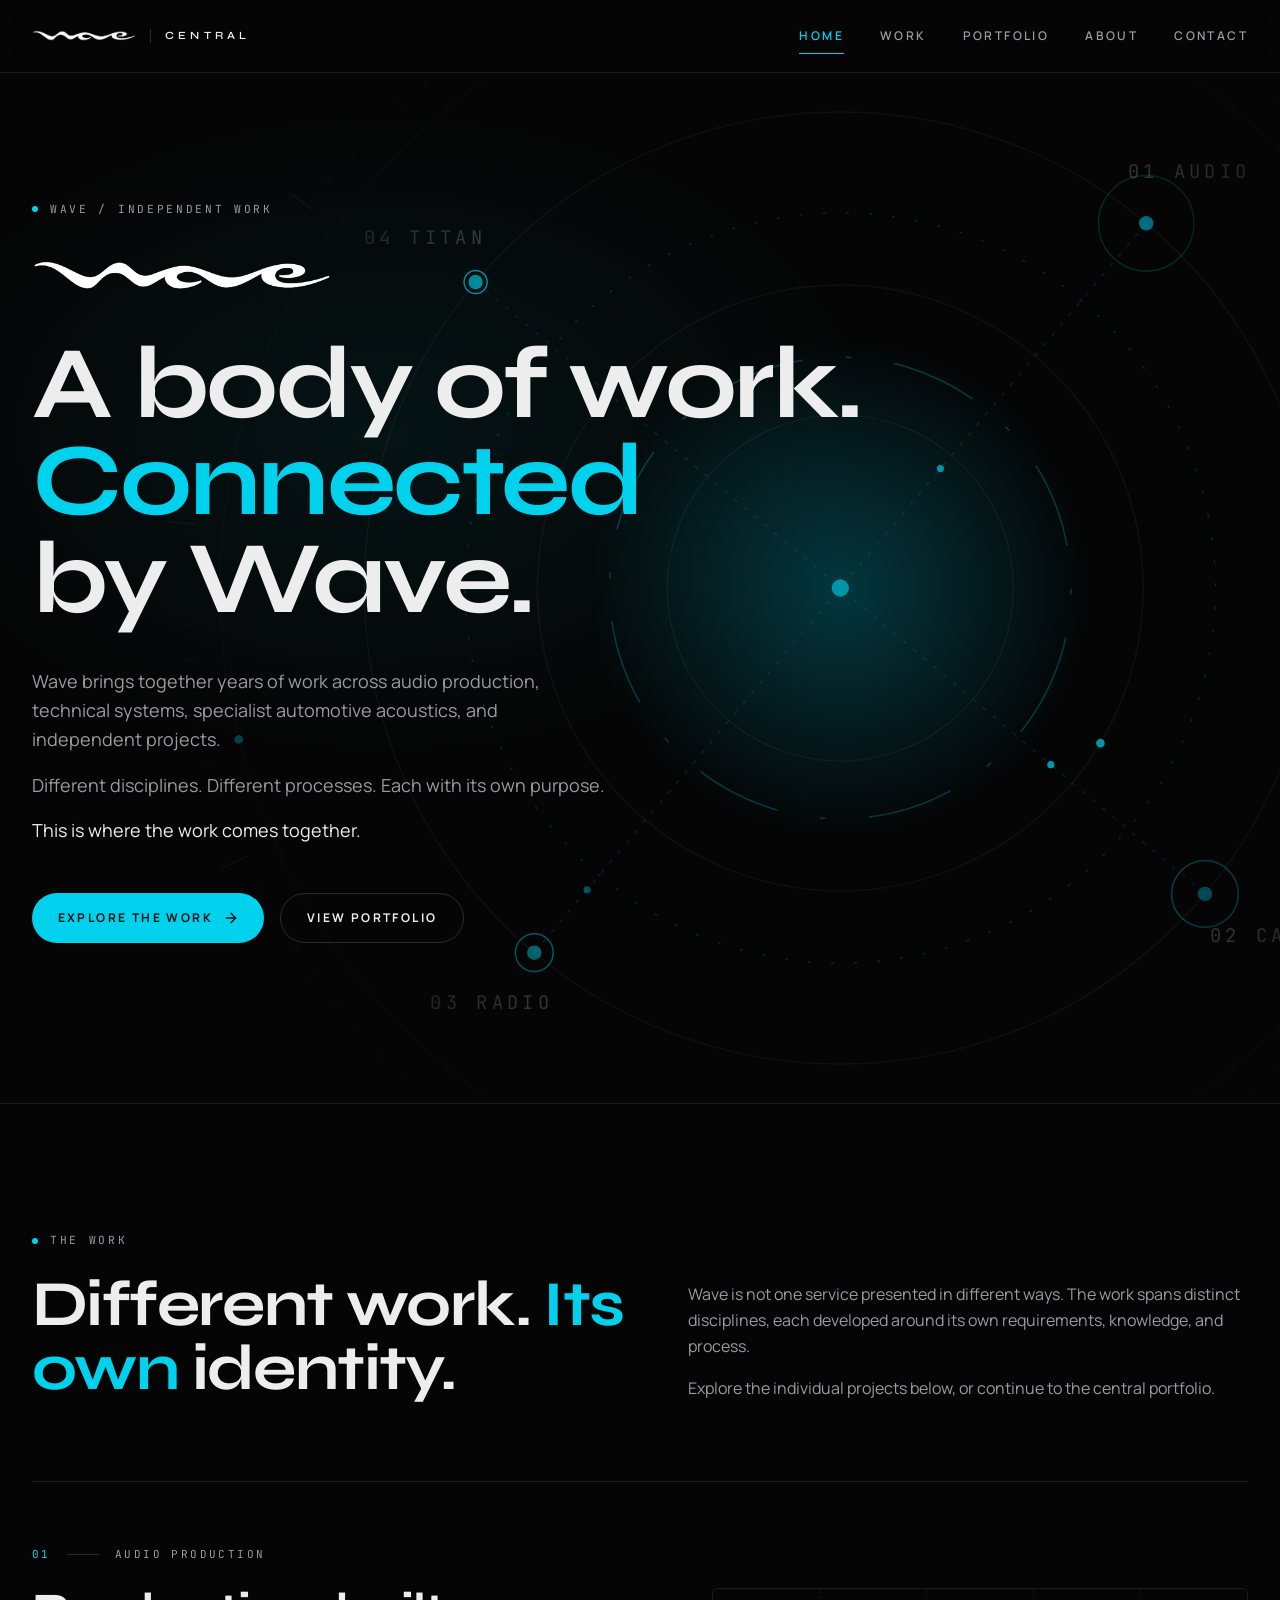
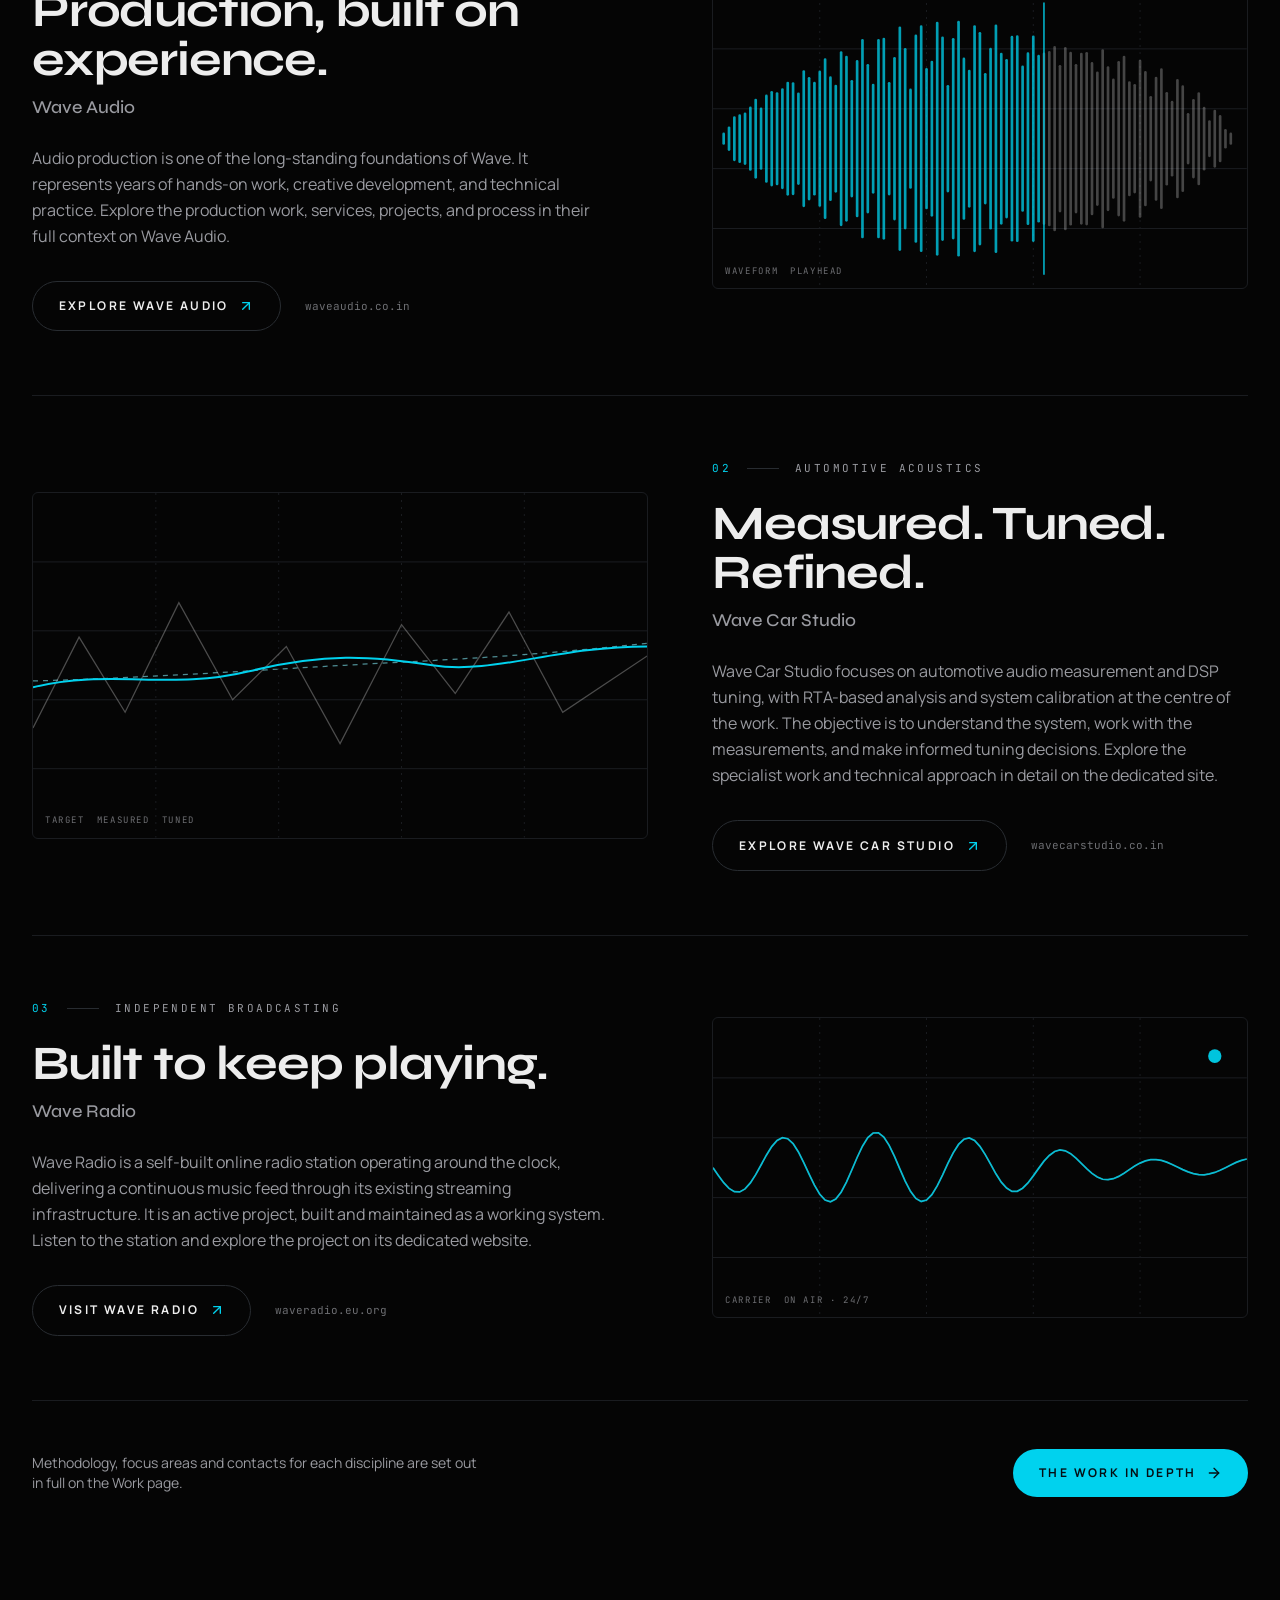
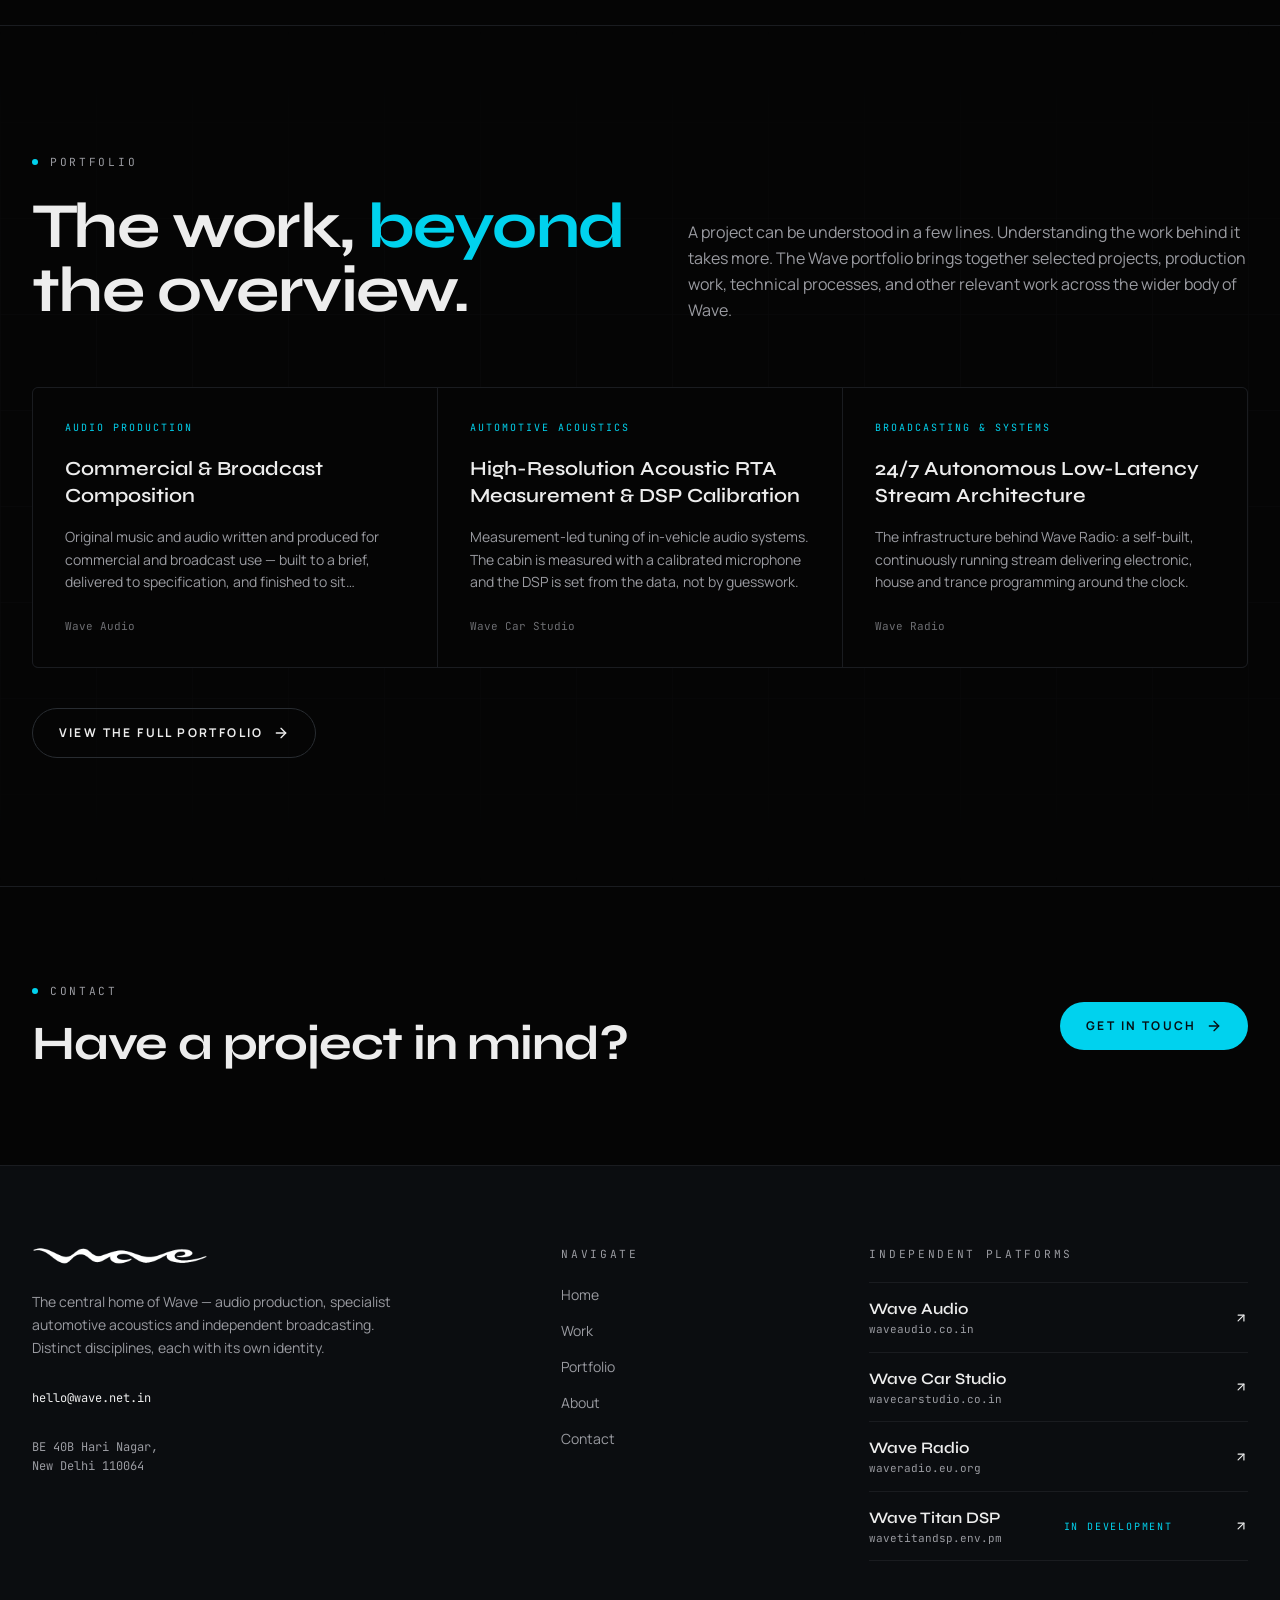
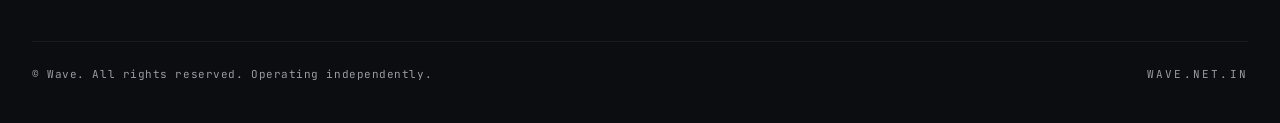
<file: index.html>
<!doctype html>
<html lang="en">
  <head>
    <meta charset="utf-8">
    <meta name="viewport" content="width=device-width, initial-scale=1">
    <title>Wave — A body of work. Connected by Wave.</title>
    <meta name="description" content="The central home of Wave: audio production, specialist automotive acoustics and independent broadcasting — distinct disciplines, connected by Wave.">
    <meta name="author" content="Wave">
    <meta name="theme-color" content="#050505">
    <meta name="robots" content="index, follow, max-image-preview:large, max-snippet:-1, max-video-preview:-1">
    <link rel="canonical" href="https://wave.net.in/">
    <meta property="og:site_name" content="Wave">
    <meta property="og:type" content="website">
    <meta property="og:title" content="Wave — A body of work. Connected by Wave.">
    <meta property="og:description" content="Wave Audio, Wave Car Studio and Wave Radio — different disciplines, different processes, one central place to explore the work.">
    <meta property="og:url" content="https://wave.net.in/">
    <meta property="og:image" content="https://wave.net.in/img/og-image.png">
    <meta property="og:image:width" content="1200">
    <meta property="og:image:height" content="630">
    <meta property="og:image:alt" content="Wave — a body of work, connected by Wave.">
    <meta property="og:locale" content="en_IN">
    <meta name="twitter:card" content="summary_large_image">
    <meta name="twitter:title" content="Wave — A body of work. Connected by Wave.">
    <meta name="twitter:description" content="Wave Audio, Wave Car Studio and Wave Radio — different disciplines, different processes, one central place to explore the work.">
    <meta name="twitter:image" content="https://wave.net.in/img/og-image.png">
    <link rel="icon" href="favicon.ico" sizes="any">
    <link rel="icon" type="image/png" sizes="192x192" href="img/icon-192.png">
    <link rel="apple-touch-icon" href="img/apple-touch-icon.png">
    <link rel="manifest" href="site.webmanifest">
    <link rel="preload" as="image" href="img/wave-logo.png">
    <link rel="stylesheet" href="css/fonts.css">
    <link rel="stylesheet" href="css/styles.css">
    <style>.wc-grid-fix>*{min-width:0}</style>
    <script type="application/ld+json">{"@context":"https://schema.org","@type":"Organization","@id":"https://wave.net.in/#organization","name":"Wave","url":"https://wave.net.in/","logo":{"@type":"ImageObject","url":"https://wave.net.in/img/wave-logo.png","width":7680,"height":951},"email":"hello@wave.net.in","telephone":"+91 98189 81161","address":{"@type":"PostalAddress","streetAddress":"BE 40B Hari Nagar","addressLocality":"New Delhi","addressRegion":"Delhi","postalCode":"110064","addressCountry":"IN"},"areaServed":{"@type":"AdministrativeArea","name":"Delhi NCR"},"description":"The central home of Wave: audio production, specialist automotive acoustics and independent broadcasting.","sameAs":["https://waveaudio.co.in","https://wavecarstudio.co.in","https://waveradio.eu.org"]}</script>
    <script type="application/ld+json">{"@context":"https://schema.org","@type":"WebSite","@id":"https://wave.net.in/#website","url":"https://wave.net.in/","name":"Wave","description":"The central home of Wave: audio production, specialist automotive acoustics and independent broadcasting — distinct disciplines, connected by Wave.","publisher":{"@id":"https://wave.net.in/#organization"},"inLanguage":"en"}</script>
  </head>
  <body data-page="/">
    <div class="flex min-h-screen flex-col"><header class="sticky top-0 z-50 border-b border-hairline bg-background/80 backdrop-blur-md"><div class="mx-auto flex h-[4.5rem] max-w-7xl items-center justify-between gap-6 px-5 sm:px-8"><a aria-label="Wave Central — home" class="min-w-0 active" href="index.html" data-status="active" aria-current="page"><span class="flex items-center gap-3.5"><img src="img/wave-logo.png" alt="Wave" width="7680" height="951" class="block h-auto select-none w-[104px] shrink-0" draggable="false"/><span class="h-3.5 w-px shrink-0 bg-hairline-strong" aria-hidden="true"></span><span class="font-display text-[11px] font-semibold tracking-[0.38em] text-foreground">CENTRAL</span></span></a><nav aria-label="Primary" class="hidden items-center gap-9 lg:flex"><a class="group relative font-sans font-semibold uppercase text-muted-foreground transition-colors hover:text-foreground py-2 text-[12px] tracking-[0.2em] text-primary hover:text-primary" aria-current="page" href="index.html" data-status="active">Home<span class="absolute inset-x-0 -bottom-[1px] h-px origin-left bg-primary transition-transform scale-x-100" aria-hidden="true"></span></a><a class="group relative font-sans font-semibold uppercase text-muted-foreground transition-colors hover:text-foreground py-2 text-[12px] tracking-[0.2em]" href="work.html">Work<span class="absolute inset-x-0 -bottom-[1px] h-px origin-left bg-primary transition-transform scale-x-0 group-hover:scale-x-100 group-hover:bg-foreground/40" aria-hidden="true"></span></a><a class="group relative font-sans font-semibold uppercase text-muted-foreground transition-colors hover:text-foreground py-2 text-[12px] tracking-[0.2em]" href="portfolio.html">Portfolio<span class="absolute inset-x-0 -bottom-[1px] h-px origin-left bg-primary transition-transform scale-x-0 group-hover:scale-x-100 group-hover:bg-foreground/40" aria-hidden="true"></span></a><a class="group relative font-sans font-semibold uppercase text-muted-foreground transition-colors hover:text-foreground py-2 text-[12px] tracking-[0.2em]" href="about.html">About<span class="absolute inset-x-0 -bottom-[1px] h-px origin-left bg-primary transition-transform scale-x-0 group-hover:scale-x-100 group-hover:bg-foreground/40" aria-hidden="true"></span></a><a class="group relative font-sans font-semibold uppercase text-muted-foreground transition-colors hover:text-foreground py-2 text-[12px] tracking-[0.2em]" href="contact.html">Contact<span class="absolute inset-x-0 -bottom-[1px] h-px origin-left bg-primary transition-transform scale-x-0 group-hover:scale-x-100 group-hover:bg-foreground/40" aria-hidden="true"></span></a></nav><button type="button" class="inline-flex h-10 w-10 items-center justify-center rounded-full border border-hairline-strong text-foreground lg:hidden" aria-label="Open menu" aria-expanded="false"><svg data-icon="open" xmlns="http://www.w3.org/2000/svg" width="24" height="24" viewBox="0 0 24 24" fill="none" stroke="currentColor" stroke-width="2" stroke-linecap="round" stroke-linejoin="round" class="lucide lucide-menu h-4 w-4" aria-hidden="true"><path d="M4 12h16"></path><path d="M4 18h16"></path><path d="M4 6h16"></path></svg><svg data-icon="close" xmlns="http://www.w3.org/2000/svg" width="24" height="24" viewBox="0 0 24 24" fill="none" stroke="currentColor" stroke-width="2" stroke-linecap="round" stroke-linejoin="round" class="lucide lucide-x hidden h-4 w-4" aria-hidden="true"><path d="M18 6 6 18"></path><path d="m6 6 12 12"></path></svg></button></div></header><div id="mobile-menu" class="fixed inset-x-0 top-[4.5rem] bottom-0 z-40 hidden overflow-y-auto border-t border-hairline bg-background lg:hidden"><div class="mx-auto max-w-7xl px-5 py-8 sm:px-8"><nav aria-label="Mobile" class="flex flex-col"><a class="flex items-center justify-between border-b border-hairline py-5 font-display text-2xl tracking-tight text-muted-foreground transition-colors hover:text-foreground text-primary hover:text-primary" href="index.html" aria-current="page">Home<span class="h-1.5 w-1.5 rounded-full bg-primary" aria-hidden="true"></span></a><a class="flex items-center justify-between border-b border-hairline py-5 font-display text-2xl tracking-tight text-muted-foreground transition-colors hover:text-foreground" href="work.html">Work</a><a class="flex items-center justify-between border-b border-hairline py-5 font-display text-2xl tracking-tight text-muted-foreground transition-colors hover:text-foreground" href="portfolio.html">Portfolio</a><a class="flex items-center justify-between border-b border-hairline py-5 font-display text-2xl tracking-tight text-muted-foreground transition-colors hover:text-foreground" href="about.html">About</a><a class="flex items-center justify-between border-b border-hairline py-5 font-display text-2xl tracking-tight text-muted-foreground transition-colors hover:text-foreground" href="contact.html">Contact</a></nav><p class="mt-10 font-mono text-[11px] tracking-[0.2em] text-muted-foreground uppercase">wave.net.in</p></div></div><main class="flex-1"><section class="relative overflow-hidden border-b border-hairline"><div class="pointer-events-none absolute inset-0 overflow-hidden" aria-hidden="true"><svg viewBox="0 0 1000 1000" preserveAspectRatio="xMidYMid slice" class="absolute top-1/2 right-[-30%] h-[140%] w-auto -translate-y-1/2 opacity-70 sm:right-[-30%] lg:right-[-22%] [mask-image:radial-gradient(circle,black_45%,transparent_72%)]"><defs><radialGradient id="ob-core" cx="50%" cy="50%" r="50%"><stop offset="0%" stop-color="var(--primary)" stop-opacity="0.35"></stop><stop offset="100%" stop-color="var(--primary)" stop-opacity="0"></stop></radialGradient></defs><circle cx="500" cy="500" r="170" fill="url(#ob-core)"><animate attributeName="r" values="150;190;150" dur="6s" repeatCount="indefinite"></animate></circle><circle cx="500" cy="500" r="120" fill="none" stroke="var(--foreground)" stroke-opacity="0.07"></circle><circle cx="500" cy="500" r="210" fill="none" stroke="var(--foreground)" stroke-opacity="0.07"></circle><circle cx="500" cy="500" r="330" fill="none" stroke="var(--foreground)" stroke-opacity="0.07"></circle><circle cx="500" cy="500" r="430" fill="none" stroke="var(--foreground)" stroke-opacity="0.07"></circle><g><line x1="950" y1="500" x2="970" y2="500" stroke="var(--foreground)" stroke-opacity="0.25"></line><line x1="949.4" y1="523.6" x2="957.4" y2="524" stroke="var(--foreground)" stroke-opacity="0.1"></line><line x1="947.5" y1="547" x2="955.5" y2="547.9" stroke="var(--foreground)" stroke-opacity="0.1"></line><line x1="944.5" y1="570.4" x2="952.4" y2="571.6" stroke="var(--foreground)" stroke-opacity="0.1"></line><line x1="940.2" y1="593.6" x2="948" y2="595.2" stroke="var(--foreground)" stroke-opacity="0.1"></line><line x1="934.7" y1="616.5" x2="942.4" y2="618.5" stroke="var(--foreground)" stroke-opacity="0.1"></line><line x1="928" y1="639.1" x2="935.6" y2="641.5" stroke="var(--foreground)" stroke-opacity="0.1"></line><line x1="920.1" y1="661.3" x2="927.6" y2="664.1" stroke="var(--foreground)" stroke-opacity="0.1"></line><line x1="911.1" y1="683" x2="918.4" y2="686.3" stroke="var(--foreground)" stroke-opacity="0.1"></line><line x1="901" y1="704.3" x2="908.1" y2="707.9" stroke="var(--foreground)" stroke-opacity="0.1"></line><line x1="889.7" y1="725" x2="907" y2="735" stroke="var(--foreground)" stroke-opacity="0.25"></line><line x1="877.4" y1="745.1" x2="884.1" y2="749.4" stroke="var(--foreground)" stroke-opacity="0.1"></line><line x1="864.1" y1="764.5" x2="870.5" y2="769.2" stroke="var(--foreground)" stroke-opacity="0.1"></line><line x1="849.7" y1="783.2" x2="855.9" y2="788.2" stroke="var(--foreground)" stroke-opacity="0.1"></line><line x1="834.4" y1="801.1" x2="840.4" y2="806.5" stroke="var(--foreground)" stroke-opacity="0.1"></line><line x1="818.2" y1="818.2" x2="823.9" y2="823.9" stroke="var(--foreground)" stroke-opacity="0.1"></line><line x1="801.1" y1="834.4" x2="806.5" y2="840.4" stroke="var(--foreground)" stroke-opacity="0.1"></line><line x1="783.2" y1="849.7" x2="788.2" y2="855.9" stroke="var(--foreground)" stroke-opacity="0.1"></line><line x1="764.5" y1="864.1" x2="769.2" y2="870.5" stroke="var(--foreground)" stroke-opacity="0.1"></line><line x1="745.1" y1="877.4" x2="749.4" y2="884.1" stroke="var(--foreground)" stroke-opacity="0.1"></line><line x1="725" y1="889.7" x2="735" y2="907" stroke="var(--foreground)" stroke-opacity="0.25"></line><line x1="704.3" y1="901" x2="707.9" y2="908.1" stroke="var(--foreground)" stroke-opacity="0.1"></line><line x1="683" y1="911.1" x2="686.3" y2="918.4" stroke="var(--foreground)" stroke-opacity="0.1"></line><line x1="661.3" y1="920.1" x2="664.1" y2="927.6" stroke="var(--foreground)" stroke-opacity="0.1"></line><line x1="639.1" y1="928" x2="641.5" y2="935.6" stroke="var(--foreground)" stroke-opacity="0.1"></line><line x1="616.5" y1="934.7" x2="618.5" y2="942.4" stroke="var(--foreground)" stroke-opacity="0.1"></line><line x1="593.6" y1="940.2" x2="595.2" y2="948" stroke="var(--foreground)" stroke-opacity="0.1"></line><line x1="570.4" y1="944.5" x2="571.6" y2="952.4" stroke="var(--foreground)" stroke-opacity="0.1"></line><line x1="547" y1="947.5" x2="547.9" y2="955.5" stroke="var(--foreground)" stroke-opacity="0.1"></line><line x1="523.6" y1="949.4" x2="524" y2="957.4" stroke="var(--foreground)" stroke-opacity="0.1"></line><line x1="500" y1="950" x2="500" y2="970" stroke="var(--foreground)" stroke-opacity="0.25"></line><line x1="476.4" y1="949.4" x2="476" y2="957.4" stroke="var(--foreground)" stroke-opacity="0.1"></line><line x1="453" y1="947.5" x2="452.1" y2="955.5" stroke="var(--foreground)" stroke-opacity="0.1"></line><line x1="429.6" y1="944.5" x2="428.4" y2="952.4" stroke="var(--foreground)" stroke-opacity="0.1"></line><line x1="406.4" y1="940.2" x2="404.8" y2="948" stroke="var(--foreground)" stroke-opacity="0.1"></line><line x1="383.5" y1="934.7" x2="381.5" y2="942.4" stroke="var(--foreground)" stroke-opacity="0.1"></line><line x1="360.9" y1="928" x2="358.5" y2="935.6" stroke="var(--foreground)" stroke-opacity="0.1"></line><line x1="338.7" y1="920.1" x2="335.9" y2="927.6" stroke="var(--foreground)" stroke-opacity="0.1"></line><line x1="317" y1="911.1" x2="313.7" y2="918.4" stroke="var(--foreground)" stroke-opacity="0.1"></line><line x1="295.7" y1="901" x2="292.1" y2="908.1" stroke="var(--foreground)" stroke-opacity="0.1"></line><line x1="275" y1="889.7" x2="265" y2="907" stroke="var(--foreground)" stroke-opacity="0.25"></line><line x1="254.9" y1="877.4" x2="250.6" y2="884.1" stroke="var(--foreground)" stroke-opacity="0.1"></line><line x1="235.5" y1="864.1" x2="230.8" y2="870.5" stroke="var(--foreground)" stroke-opacity="0.1"></line><line x1="216.8" y1="849.7" x2="211.8" y2="855.9" stroke="var(--foreground)" stroke-opacity="0.1"></line><line x1="198.9" y1="834.4" x2="193.5" y2="840.4" stroke="var(--foreground)" stroke-opacity="0.1"></line><line x1="181.8" y1="818.2" x2="176.1" y2="823.9" stroke="var(--foreground)" stroke-opacity="0.1"></line><line x1="165.6" y1="801.1" x2="159.6" y2="806.5" stroke="var(--foreground)" stroke-opacity="0.1"></line><line x1="150.3" y1="783.2" x2="144.1" y2="788.2" stroke="var(--foreground)" stroke-opacity="0.1"></line><line x1="135.9" y1="764.5" x2="129.5" y2="769.2" stroke="var(--foreground)" stroke-opacity="0.1"></line><line x1="122.6" y1="745.1" x2="115.9" y2="749.4" stroke="var(--foreground)" stroke-opacity="0.1"></line><line x1="110.3" y1="725" x2="93" y2="735" stroke="var(--foreground)" stroke-opacity="0.25"></line><line x1="99" y1="704.3" x2="91.9" y2="707.9" stroke="var(--foreground)" stroke-opacity="0.1"></line><line x1="88.9" y1="683" x2="81.6" y2="686.3" stroke="var(--foreground)" stroke-opacity="0.1"></line><line x1="79.9" y1="661.3" x2="72.4" y2="664.1" stroke="var(--foreground)" stroke-opacity="0.1"></line><line x1="72" y1="639.1" x2="64.4" y2="641.5" stroke="var(--foreground)" stroke-opacity="0.1"></line><line x1="65.3" y1="616.5" x2="57.6" y2="618.5" stroke="var(--foreground)" stroke-opacity="0.1"></line><line x1="59.8" y1="593.6" x2="52" y2="595.2" stroke="var(--foreground)" stroke-opacity="0.1"></line><line x1="55.5" y1="570.4" x2="47.6" y2="571.6" stroke="var(--foreground)" stroke-opacity="0.1"></line><line x1="52.5" y1="547" x2="44.5" y2="547.9" stroke="var(--foreground)" stroke-opacity="0.1"></line><line x1="50.6" y1="523.6" x2="42.6" y2="524" stroke="var(--foreground)" stroke-opacity="0.1"></line><line x1="50" y1="500" x2="30" y2="500" stroke="var(--foreground)" stroke-opacity="0.25"></line><line x1="50.6" y1="476.4" x2="42.6" y2="476" stroke="var(--foreground)" stroke-opacity="0.1"></line><line x1="52.5" y1="453" x2="44.5" y2="452.1" stroke="var(--foreground)" stroke-opacity="0.1"></line><line x1="55.5" y1="429.6" x2="47.6" y2="428.4" stroke="var(--foreground)" stroke-opacity="0.1"></line><line x1="59.8" y1="406.4" x2="52" y2="404.8" stroke="var(--foreground)" stroke-opacity="0.1"></line><line x1="65.3" y1="383.5" x2="57.6" y2="381.5" stroke="var(--foreground)" stroke-opacity="0.1"></line><line x1="72" y1="360.9" x2="64.4" y2="358.5" stroke="var(--foreground)" stroke-opacity="0.1"></line><line x1="79.9" y1="338.7" x2="72.4" y2="335.9" stroke="var(--foreground)" stroke-opacity="0.1"></line><line x1="88.9" y1="317" x2="81.6" y2="313.7" stroke="var(--foreground)" stroke-opacity="0.1"></line><line x1="99" y1="295.7" x2="91.9" y2="292.1" stroke="var(--foreground)" stroke-opacity="0.1"></line><line x1="110.3" y1="275" x2="93" y2="265" stroke="var(--foreground)" stroke-opacity="0.25"></line><line x1="122.6" y1="254.9" x2="115.9" y2="250.6" stroke="var(--foreground)" stroke-opacity="0.1"></line><line x1="135.9" y1="235.5" x2="129.5" y2="230.8" stroke="var(--foreground)" stroke-opacity="0.1"></line><line x1="150.3" y1="216.8" x2="144.1" y2="211.8" stroke="var(--foreground)" stroke-opacity="0.1"></line><line x1="165.6" y1="198.9" x2="159.6" y2="193.5" stroke="var(--foreground)" stroke-opacity="0.1"></line><line x1="181.8" y1="181.8" x2="176.1" y2="176.1" stroke="var(--foreground)" stroke-opacity="0.1"></line><line x1="198.9" y1="165.6" x2="193.5" y2="159.6" stroke="var(--foreground)" stroke-opacity="0.1"></line><line x1="216.8" y1="150.3" x2="211.8" y2="144.1" stroke="var(--foreground)" stroke-opacity="0.1"></line><line x1="235.5" y1="135.9" x2="230.8" y2="129.5" stroke="var(--foreground)" stroke-opacity="0.1"></line><line x1="254.9" y1="122.6" x2="250.6" y2="115.9" stroke="var(--foreground)" stroke-opacity="0.1"></line><line x1="275" y1="110.3" x2="265" y2="93" stroke="var(--foreground)" stroke-opacity="0.25"></line><line x1="295.7" y1="99" x2="292.1" y2="91.9" stroke="var(--foreground)" stroke-opacity="0.1"></line><line x1="317" y1="88.9" x2="313.7" y2="81.6" stroke="var(--foreground)" stroke-opacity="0.1"></line><line x1="338.7" y1="79.9" x2="335.9" y2="72.4" stroke="var(--foreground)" stroke-opacity="0.1"></line><line x1="360.9" y1="72" x2="358.5" y2="64.4" stroke="var(--foreground)" stroke-opacity="0.1"></line><line x1="383.5" y1="65.3" x2="381.5" y2="57.6" stroke="var(--foreground)" stroke-opacity="0.1"></line><line x1="406.4" y1="59.8" x2="404.8" y2="52" stroke="var(--foreground)" stroke-opacity="0.1"></line><line x1="429.6" y1="55.5" x2="428.4" y2="47.6" stroke="var(--foreground)" stroke-opacity="0.1"></line><line x1="453" y1="52.5" x2="452.1" y2="44.5" stroke="var(--foreground)" stroke-opacity="0.1"></line><line x1="476.4" y1="50.6" x2="476" y2="42.6" stroke="var(--foreground)" stroke-opacity="0.1"></line><line x1="500" y1="50" x2="500" y2="30" stroke="var(--foreground)" stroke-opacity="0.25"></line><line x1="523.6" y1="50.6" x2="524" y2="42.6" stroke="var(--foreground)" stroke-opacity="0.1"></line><line x1="547" y1="52.5" x2="547.9" y2="44.5" stroke="var(--foreground)" stroke-opacity="0.1"></line><line x1="570.4" y1="55.5" x2="571.6" y2="47.6" stroke="var(--foreground)" stroke-opacity="0.1"></line><line x1="593.6" y1="59.8" x2="595.2" y2="52" stroke="var(--foreground)" stroke-opacity="0.1"></line><line x1="616.5" y1="65.3" x2="618.5" y2="57.6" stroke="var(--foreground)" stroke-opacity="0.1"></line><line x1="639.1" y1="72" x2="641.5" y2="64.4" stroke="var(--foreground)" stroke-opacity="0.1"></line><line x1="661.3" y1="79.9" x2="664.1" y2="72.4" stroke="var(--foreground)" stroke-opacity="0.1"></line><line x1="683" y1="88.9" x2="686.3" y2="81.6" stroke="var(--foreground)" stroke-opacity="0.1"></line><line x1="704.3" y1="99" x2="707.9" y2="91.9" stroke="var(--foreground)" stroke-opacity="0.1"></line><line x1="725" y1="110.3" x2="735" y2="93" stroke="var(--foreground)" stroke-opacity="0.25"></line><line x1="745.1" y1="122.6" x2="749.4" y2="115.9" stroke="var(--foreground)" stroke-opacity="0.1"></line><line x1="764.5" y1="135.9" x2="769.2" y2="129.5" stroke="var(--foreground)" stroke-opacity="0.1"></line><line x1="783.2" y1="150.3" x2="788.2" y2="144.1" stroke="var(--foreground)" stroke-opacity="0.1"></line><line x1="801.1" y1="165.6" x2="806.5" y2="159.6" stroke="var(--foreground)" stroke-opacity="0.1"></line><line x1="818.2" y1="181.8" x2="823.9" y2="176.1" stroke="var(--foreground)" stroke-opacity="0.1"></line><line x1="834.4" y1="198.9" x2="840.4" y2="193.5" stroke="var(--foreground)" stroke-opacity="0.1"></line><line x1="849.7" y1="216.8" x2="855.9" y2="211.8" stroke="var(--foreground)" stroke-opacity="0.1"></line><line x1="864.1" y1="235.5" x2="870.5" y2="230.8" stroke="var(--foreground)" stroke-opacity="0.1"></line><line x1="877.4" y1="254.9" x2="884.1" y2="250.6" stroke="var(--foreground)" stroke-opacity="0.1"></line><line x1="889.7" y1="275" x2="907" y2="265" stroke="var(--foreground)" stroke-opacity="0.25"></line><line x1="901" y1="295.7" x2="908.1" y2="292.1" stroke="var(--foreground)" stroke-opacity="0.1"></line><line x1="911.1" y1="317" x2="918.4" y2="313.7" stroke="var(--foreground)" stroke-opacity="0.1"></line><line x1="920.1" y1="338.7" x2="927.6" y2="335.9" stroke="var(--foreground)" stroke-opacity="0.1"></line><line x1="928" y1="360.9" x2="935.6" y2="358.5" stroke="var(--foreground)" stroke-opacity="0.1"></line><line x1="934.7" y1="383.5" x2="942.4" y2="381.5" stroke="var(--foreground)" stroke-opacity="0.1"></line><line x1="940.2" y1="406.4" x2="948" y2="404.8" stroke="var(--foreground)" stroke-opacity="0.1"></line><line x1="944.5" y1="429.6" x2="952.4" y2="428.4" stroke="var(--foreground)" stroke-opacity="0.1"></line><line x1="947.5" y1="453" x2="955.5" y2="452.1" stroke="var(--foreground)" stroke-opacity="0.1"></line><line x1="949.4" y1="476.4" x2="957.4" y2="476" stroke="var(--foreground)" stroke-opacity="0.1"></line><animateTransform attributeName="transform" type="rotate" from="0 500 500" to="360 500 500" dur="120s" repeatCount="indefinite"></animateTransform></g><circle cx="500" cy="500" r="260" fill="none" stroke="var(--primary)" stroke-opacity="0.25" stroke-dasharray="2 14"><animateTransform attributeName="transform" type="rotate" from="360 500 500" to="0 500 500" dur="60s" repeatCount="indefinite"></animateTransform></circle><circle cx="500" cy="500" r="160" fill="none" stroke="var(--primary)" stroke-opacity="0.35" stroke-dasharray="60 30 4 30"><animateTransform attributeName="transform" type="rotate" from="0 500 500" to="360 500 500" dur="40s" repeatCount="indefinite"></animateTransform></circle><g><line x1="712.1" y1="247.2" x2="500" y2="500" stroke="var(--primary)" stroke-opacity="0.18" stroke-dasharray="3 6"></line><circle cx="712.1" cy="247.2" r="8" fill="none" stroke="var(--primary)"><animate attributeName="r" values="8;48" dur="3s" begin="0s" repeatCount="indefinite"></animate><animate attributeName="stroke-opacity" values="0.7;0" dur="3s" begin="0s" repeatCount="indefinite"></animate></circle><circle cx="712.1" cy="247.2" r="5" fill="var(--primary)"><animate attributeName="opacity" values="1;0.45;1" dur="2.4s" begin="0s" repeatCount="indefinite"></animate></circle><circle r="2.5" fill="var(--primary)"><animateMotion path="M712.1 247.2 L500 500" dur="2.8s" begin="0s" repeatCount="indefinite"></animateMotion><animate attributeName="opacity" values="0;1;1;0" dur="2.8s" begin="0s" repeatCount="indefinite"></animate></circle><text x="741.7" y="212" text-anchor="middle" dominant-baseline="middle" fill="var(--foreground)" fill-opacity="0.35" font-size="13" letter-spacing="3" class="font-mono">01 AUDIO</text></g><g><line x1="752.8" y1="712.1" x2="500" y2="500" stroke="var(--primary)" stroke-opacity="0.18" stroke-dasharray="3 6"></line><circle cx="752.8" cy="712.1" r="8" fill="none" stroke="var(--primary)"><animate attributeName="r" values="8;48" dur="3s" begin="0.75s" repeatCount="indefinite"></animate><animate attributeName="stroke-opacity" values="0.7;0" dur="3s" begin="0.75s" repeatCount="indefinite"></animate></circle><circle cx="752.8" cy="712.1" r="5" fill="var(--primary)"><animate attributeName="opacity" values="1;0.45;1" dur="2.4s" begin="0.6s" repeatCount="indefinite"></animate></circle><circle r="2.5" fill="var(--primary)"><animateMotion path="M752.8 712.1 L500 500" dur="2.8s" begin="0.7s" repeatCount="indefinite"></animateMotion><animate attributeName="opacity" values="0;1;1;0" dur="2.8s" begin="0.7s" repeatCount="indefinite"></animate></circle><text x="788" y="741.7" text-anchor="middle" dominant-baseline="middle" fill="var(--foreground)" fill-opacity="0.35" font-size="13" letter-spacing="3" class="font-mono">02 CAR</text></g><g><line x1="287.9" y1="752.8" x2="500" y2="500" stroke="var(--primary)" stroke-opacity="0.18" stroke-dasharray="3 6"></line><circle cx="287.9" cy="752.8" r="8" fill="none" stroke="var(--primary)"><animate attributeName="r" values="8;48" dur="3s" begin="1.5s" repeatCount="indefinite"></animate><animate attributeName="stroke-opacity" values="0.7;0" dur="3s" begin="1.5s" repeatCount="indefinite"></animate></circle><circle cx="287.9" cy="752.8" r="5" fill="var(--primary)"><animate attributeName="opacity" values="1;0.45;1" dur="2.4s" begin="1.2s" repeatCount="indefinite"></animate></circle><circle r="2.5" fill="var(--primary)"><animateMotion path="M287.9 752.8 L500 500" dur="2.8s" begin="1.4s" repeatCount="indefinite"></animateMotion><animate attributeName="opacity" values="0;1;1;0" dur="2.8s" begin="1.4s" repeatCount="indefinite"></animate></circle><text x="258.3" y="788" text-anchor="middle" dominant-baseline="middle" fill="var(--foreground)" fill-opacity="0.35" font-size="13" letter-spacing="3" class="font-mono">03 RADIO</text></g><g><line x1="247.2" y1="287.9" x2="500" y2="500" stroke="var(--primary)" stroke-opacity="0.18" stroke-dasharray="3 6"></line><circle cx="247.2" cy="287.9" r="8" fill="none" stroke="var(--primary)"><animate attributeName="r" values="8;48" dur="3s" begin="2.25s" repeatCount="indefinite"></animate><animate attributeName="stroke-opacity" values="0.7;0" dur="3s" begin="2.25s" repeatCount="indefinite"></animate></circle><circle cx="247.2" cy="287.9" r="5" fill="var(--primary)"><animate attributeName="opacity" values="1;0.45;1" dur="2.4s" begin="1.7999999999999998s" repeatCount="indefinite"></animate></circle><circle r="2.5" fill="var(--primary)"><animateMotion path="M247.2 287.9 L500 500" dur="2.8s" begin="2.0999999999999996s" repeatCount="indefinite"></animateMotion><animate attributeName="opacity" values="0;1;1;0" dur="2.8s" begin="2.0999999999999996s" repeatCount="indefinite"></animate></circle><text x="212" y="258.3" text-anchor="middle" dominant-baseline="middle" fill="var(--foreground)" fill-opacity="0.35" font-size="13" letter-spacing="3" class="font-mono">04 TITAN</text></g><circle cx="710" cy="500" r="3" fill="var(--primary)"><animateTransform attributeName="transform" type="rotate" from="0 500 500" to="360 500 500" dur="22s" repeatCount="indefinite"></animateTransform></circle><circle cx="930" cy="500" r="3" fill="var(--primary)"><animateTransform attributeName="transform" type="rotate" from="180 500 500" to="-180 500 500" dur="48s" repeatCount="indefinite"></animateTransform></circle><circle cx="500" cy="500" r="6" fill="var(--primary)"></circle></svg></div><div class="cyan-glow absolute inset-0" aria-hidden="true"></div><div class="relative mx-auto max-w-7xl px-5 pt-20 pb-24 sm:px-8 sm:pt-28 sm:pb-32 lg:pt-32 lg:pb-40"><p class="eyebrow flex items-center gap-3"><span class="h-1.5 w-1.5 shrink-0 rounded-full bg-primary" aria-hidden="true"></span>Wave / Independent Work</p><img src="img/wave-logo.png" alt="" width="7680" height="951" class="block h-auto select-none mt-10 w-[min(62vw,300px)]" draggable="false"/><h1 class="mt-10 max-w-4xl font-display text-[clamp(2.75rem,8vw,6.5rem)] leading-[0.95] font-bold tracking-tight text-foreground">A body of work. <span class="text-primary">Connected</span> by Wave.</h1><div class="mt-10 max-w-xl space-y-4 text-lg leading-relaxed text-muted-foreground"><p>Wave brings together years of work across audio production, technical systems, specialist automotive acoustics, and independent projects.</p><p>Different disciplines. Different processes. Each with its own purpose.</p><p class="text-foreground">This is where the work comes together.</p></div><div class="mt-12 flex flex-wrap gap-4"><a class="btn-pill bg-primary text-primary-foreground hover:shadow-[0_0_32px_-6px_var(--primary)] focus-visible:outline-none focus-visible:ring-2 focus-visible:ring-ring focus-visible:ring-offset-2 focus-visible:ring-offset-background" href="work.html">Explore the work<svg xmlns="http://www.w3.org/2000/svg" width="24" height="24" viewBox="0 0 24 24" fill="none" stroke="currentColor" stroke-width="2" stroke-linecap="round" stroke-linejoin="round" class="lucide lucide-arrow-right h-4 w-4" aria-hidden="true"><path d="M5 12h14"></path><path d="m12 5 7 7-7 7"></path></svg></a><a class="btn-pill border border-hairline-strong text-foreground hover:border-foreground/50 focus-visible:outline-none focus-visible:ring-2 focus-visible:ring-ring" href="portfolio.html">View portfolio</a></div></div></section><section class="border-b border-hairline"><div class="mx-auto max-w-7xl px-5 py-24 sm:px-8 sm:py-32"><div class="grid gap-10 lg:grid-cols-[1.1fr_1fr] lg:items-end"><div><p class="eyebrow flex items-center gap-3"><span class="h-1.5 w-1.5 shrink-0 rounded-full bg-primary" aria-hidden="true"></span>The work</p><h2 class="mt-6 font-display text-[clamp(2.1rem,5vw,4rem)] leading-[1] font-bold tracking-tight">Different work. <span class="text-primary">Its own</span> identity.</h2></div><div class="space-y-4 text-base leading-relaxed text-muted-foreground"><p>Wave is not one service presented in different ways. The work spans distinct disciplines, each developed around its own requirements, knowledge, and process.</p><p>Explore the individual projects below, or continue to the central portfolio.</p></div></div><ol class="mt-20 border-t border-hairline"><li class="border-b border-hairline py-14 sm:py-16"><article class="grid items-center gap-10 lg:grid-cols-[minmax(0,1.15fr)_minmax(0,1fr)] lg:gap-16"><div><div class="flex items-center gap-4 font-mono text-[11px] tracking-[0.22em] uppercase"><span class="text-primary">01</span><span class="h-px w-8 bg-hairline-strong" aria-hidden="true"></span><span class="text-muted-foreground">Audio Production</span></div><h3 class="mt-6 font-display text-[clamp(1.9rem,3.8vw,3rem)] leading-[1.02] font-bold tracking-tight">Production, built on experience.</h3><p class="mt-2 font-display text-lg text-muted-foreground">Wave Audio</p><p class="mt-6 max-w-xl text-base leading-relaxed text-muted-foreground">Audio production is one of the long-standing foundations of Wave. It represents years of hands-on work, creative development, and technical practice. Explore the production work, services, projects, and process in their full context on Wave Audio.</p><div class="mt-8 flex flex-wrap items-center gap-x-6 gap-y-3"><a href="https://waveaudio.co.in" target="_blank" rel="noopener" class="btn-pill border border-hairline-strong text-foreground hover:border-foreground/50 focus-visible:outline-none focus-visible:ring-2 focus-visible:ring-ring group">Explore Wave Audio<svg xmlns="http://www.w3.org/2000/svg" width="24" height="24" viewBox="0 0 24 24" fill="none" stroke="currentColor" stroke-width="2" stroke-linecap="round" stroke-linejoin="round" class="lucide lucide-arrow-up-right h-4 w-4 text-primary transition-transform group-hover:-translate-y-0.5 group-hover:translate-x-0.5" aria-hidden="true"><path d="M7 7h10v10"></path><path d="M7 17 17 7"></path></svg></a><span class="font-mono text-[11px] text-muted-foreground/70">waveaudio.co.in</span></div></div><figure class="relative rounded-md border border-hairline bg-background/60 aspect-[16/9] w-full" aria-hidden="true"><svg viewBox="0 0 400 220" preserveAspectRatio="none" class="block h-full w-full"><g><line x1="0" x2="400" y1="44" y2="44" stroke="var(--hairline)" stroke-width="1" vector-effect="non-scaling-stroke"></line><line x1="0" x2="400" y1="88" y2="88" stroke="var(--hairline)" stroke-width="1" vector-effect="non-scaling-stroke"></line><line x1="0" x2="400" y1="132" y2="132" stroke="var(--hairline)" stroke-width="1" vector-effect="non-scaling-stroke"></line><line x1="0" x2="400" y1="176" y2="176" stroke="var(--hairline)" stroke-width="1" vector-effect="non-scaling-stroke"></line><line x1="80" x2="80" y1="0" y2="220" stroke="var(--hairline)" stroke-dasharray="2 5" stroke-width="1" vector-effect="non-scaling-stroke"></line><line x1="160" x2="160" y1="0" y2="220" stroke="var(--hairline)" stroke-dasharray="2 5" stroke-width="1" vector-effect="non-scaling-stroke"></line><line x1="240" x2="240" y1="0" y2="220" stroke="var(--hairline)" stroke-dasharray="2 5" stroke-width="1" vector-effect="non-scaling-stroke"></line><line x1="320" x2="320" y1="0" y2="220" stroke="var(--hairline)" stroke-dasharray="2 5" stroke-width="1" vector-effect="non-scaling-stroke"></line></g><line x1="8" x2="8" y1="106.5" y2="113.5" stroke="var(--primary)" stroke-opacity="0.75" stroke-width="2" stroke-linecap="round"></line><line x1="12" x2="12" y1="102" y2="118" stroke="var(--primary)" stroke-opacity="0.75" stroke-width="2" stroke-linecap="round"></line><line x1="16" x2="16" y1="94.5" y2="125.5" stroke="var(--primary)" stroke-opacity="0.75" stroke-width="2" stroke-linecap="round"></line><line x1="20" x2="20" y1="93.1" y2="126.9" stroke="var(--primary)" stroke-opacity="0.75" stroke-width="2" stroke-linecap="round"></line><line x1="24" x2="24" y1="91.7" y2="128.3" stroke="var(--primary)" stroke-opacity="0.75" stroke-width="2" stroke-linecap="round"></line><line x1="28" x2="28" y1="87.4" y2="132.6" stroke="var(--primary)" stroke-opacity="0.75" stroke-width="2" stroke-linecap="round"></line><line x1="32" x2="32" y1="81.6" y2="138.4" stroke="var(--primary)" stroke-opacity="0.75" stroke-width="2" stroke-linecap="round"></line><line x1="36" x2="36" y1="88.1" y2="131.9" stroke="var(--primary)" stroke-opacity="0.75" stroke-width="2" stroke-linecap="round"></line><line x1="40" x2="40" y1="78.6" y2="141.4" stroke="var(--primary)" stroke-opacity="0.75" stroke-width="2" stroke-linecap="round"></line><line x1="44" x2="44" y1="75.9" y2="144.1" stroke="var(--primary)" stroke-opacity="0.75" stroke-width="2" stroke-linecap="round"></line><line x1="48" x2="48" y1="76.8" y2="143.2" stroke="var(--primary)" stroke-opacity="0.75" stroke-width="2" stroke-linecap="round"></line><line x1="52" x2="52" y1="73.9" y2="146.1" stroke="var(--primary)" stroke-opacity="0.75" stroke-width="2" stroke-linecap="round"></line><line x1="56" x2="56" y1="69.1" y2="150.9" stroke="var(--primary)" stroke-opacity="0.75" stroke-width="2" stroke-linecap="round"></line><line x1="60" x2="60" y1="69.5" y2="150.5" stroke="var(--primary)" stroke-opacity="0.75" stroke-width="2" stroke-linecap="round"></line><line x1="64" x2="64" y1="77" y2="143" stroke="var(--primary)" stroke-opacity="0.75" stroke-width="2" stroke-linecap="round"></line><line x1="68" x2="68" y1="60.7" y2="159.3" stroke="var(--primary)" stroke-opacity="0.75" stroke-width="2" stroke-linecap="round"></line><line x1="72" x2="72" y1="65.6" y2="154.4" stroke="var(--primary)" stroke-opacity="0.75" stroke-width="2" stroke-linecap="round"></line><line x1="76" x2="76" y1="69.2" y2="150.8" stroke="var(--primary)" stroke-opacity="0.75" stroke-width="2" stroke-linecap="round"></line><line x1="80" x2="80" y1="60.9" y2="159.1" stroke="var(--primary)" stroke-opacity="0.75" stroke-width="2" stroke-linecap="round"></line><line x1="84" x2="84" y1="51.9" y2="168.1" stroke="var(--primary)" stroke-opacity="0.75" stroke-width="2" stroke-linecap="round"></line><line x1="88" x2="88" y1="65.2" y2="154.8" stroke="var(--primary)" stroke-opacity="0.75" stroke-width="2" stroke-linecap="round"></line><line x1="92" x2="92" y1="71.3" y2="148.7" stroke="var(--primary)" stroke-opacity="0.75" stroke-width="2" stroke-linecap="round"></line><line x1="96" x2="96" y1="46.7" y2="173.3" stroke="var(--primary)" stroke-opacity="0.75" stroke-width="2" stroke-linecap="round"></line><line x1="100" x2="100" y1="50" y2="170" stroke="var(--primary)" stroke-opacity="0.75" stroke-width="2" stroke-linecap="round"></line><line x1="104" x2="104" y1="67.8" y2="152.2" stroke="var(--primary)" stroke-opacity="0.75" stroke-width="2" stroke-linecap="round"></line><line x1="108" x2="108" y1="53.2" y2="166.8" stroke="var(--primary)" stroke-opacity="0.75" stroke-width="2" stroke-linecap="round"></line><line x1="112" x2="112" y1="37.8" y2="182.2" stroke="var(--primary)" stroke-opacity="0.75" stroke-width="2" stroke-linecap="round"></line><line x1="116" x2="116" y1="56.1" y2="163.9" stroke="var(--primary)" stroke-opacity="0.75" stroke-width="2" stroke-linecap="round"></line><line x1="120" x2="120" y1="70.6" y2="149.4" stroke="var(--primary)" stroke-opacity="0.75" stroke-width="2" stroke-linecap="round"></line><line x1="124" x2="124" y1="37.8" y2="182.2" stroke="var(--primary)" stroke-opacity="0.75" stroke-width="2" stroke-linecap="round"></line><line x1="128" x2="128" y1="36.8" y2="183.2" stroke="var(--primary)" stroke-opacity="0.75" stroke-width="2" stroke-linecap="round"></line><line x1="132" x2="132" y1="69.3" y2="150.7" stroke="var(--primary)" stroke-opacity="0.75" stroke-width="2" stroke-linecap="round"></line><line x1="136" x2="136" y1="50.9" y2="169.1" stroke="var(--primary)" stroke-opacity="0.75" stroke-width="2" stroke-linecap="round"></line><line x1="140" x2="140" y1="28.5" y2="191.5" stroke="var(--primary)" stroke-opacity="0.75" stroke-width="2" stroke-linecap="round"></line><line x1="144" x2="144" y1="44.3" y2="175.7" stroke="var(--primary)" stroke-opacity="0.75" stroke-width="2" stroke-linecap="round"></line><line x1="148" x2="148" y1="74.2" y2="145.8" stroke="var(--primary)" stroke-opacity="0.75" stroke-width="2" stroke-linecap="round"></line><line x1="152" x2="152" y1="34.5" y2="185.5" stroke="var(--primary)" stroke-opacity="0.75" stroke-width="2" stroke-linecap="round"></line><line x1="156" x2="156" y1="27.700000000000003" y2="192.3" stroke="var(--primary)" stroke-opacity="0.75" stroke-width="2" stroke-linecap="round"></line><line x1="160" x2="160" y1="59.1" y2="160.9" stroke="var(--primary)" stroke-opacity="0.75" stroke-width="2" stroke-linecap="round"></line><line x1="164" x2="164" y1="53.7" y2="166.3" stroke="var(--primary)" stroke-opacity="0.75" stroke-width="2" stroke-linecap="round"></line><line x1="168" x2="168" y1="25" y2="195" stroke="var(--primary)" stroke-opacity="0.75" stroke-width="2" stroke-linecap="round"></line><line x1="172" x2="172" y1="35.900000000000006" y2="184.1" stroke="var(--primary)" stroke-opacity="0.75" stroke-width="2" stroke-linecap="round"></line><line x1="176" x2="176" y1="71.5" y2="148.5" stroke="var(--primary)" stroke-opacity="0.75" stroke-width="2" stroke-linecap="round"></line><line x1="180" x2="180" y1="37" y2="183" stroke="var(--primary)" stroke-opacity="0.75" stroke-width="2" stroke-linecap="round"></line><line x1="184" x2="184" y1="24.400000000000006" y2="195.6" stroke="var(--primary)" stroke-opacity="0.75" stroke-width="2" stroke-linecap="round"></line><line x1="188" x2="188" y1="51.4" y2="168.6" stroke="var(--primary)" stroke-opacity="0.75" stroke-width="2" stroke-linecap="round"></line><line x1="192" x2="192" y1="60.3" y2="159.7" stroke="var(--primary)" stroke-opacity="0.75" stroke-width="2" stroke-linecap="round"></line><line x1="196" x2="196" y1="27.599999999999994" y2="192.4" stroke="var(--primary)" stroke-opacity="0.75" stroke-width="2" stroke-linecap="round"></line><line x1="200" x2="200" y1="32.599999999999994" y2="187.4" stroke="var(--primary)" stroke-opacity="0.75" stroke-width="2" stroke-linecap="round"></line><line x1="204" x2="204" y1="62.7" y2="157.3" stroke="var(--primary)" stroke-opacity="0.75" stroke-width="2" stroke-linecap="round"></line><line x1="208" x2="208" y1="44.2" y2="175.8" stroke="var(--primary)" stroke-opacity="0.75" stroke-width="2" stroke-linecap="round"></line><line x1="212" x2="212" y1="27" y2="193" stroke="var(--primary)" stroke-opacity="0.75" stroke-width="2" stroke-linecap="round"></line><line x1="216" x2="216" y1="47.8" y2="172.2" stroke="var(--primary)" stroke-opacity="0.75" stroke-width="2" stroke-linecap="round"></line><line x1="220" x2="220" y1="52.4" y2="167.6" stroke="var(--primary)" stroke-opacity="0.75" stroke-width="2" stroke-linecap="round"></line><line x1="224" x2="224" y1="35.400000000000006" y2="184.6" stroke="var(--primary)" stroke-opacity="0.75" stroke-width="2" stroke-linecap="round"></line><line x1="228" x2="228" y1="35" y2="185" stroke="var(--primary)" stroke-opacity="0.75" stroke-width="2" stroke-linecap="round"></line><line x1="232" x2="232" y1="57.3" y2="162.7" stroke="var(--primary)" stroke-opacity="0.75" stroke-width="2" stroke-linecap="round"></line><line x1="236" x2="236" y1="47.5" y2="172.5" stroke="var(--primary)" stroke-opacity="0.75" stroke-width="2" stroke-linecap="round"></line><line x1="240" x2="240" y1="35.099999999999994" y2="184.9" stroke="var(--primary)" stroke-opacity="0.75" stroke-width="2" stroke-linecap="round"></line><line x1="244" x2="244" y1="49.4" y2="170.6" stroke="var(--primary)" stroke-opacity="0.75" stroke-width="2" stroke-linecap="round"></line><line x1="248" x2="248" y1="47.6" y2="172.4" stroke="var(--foreground)" stroke-opacity="0.28" stroke-width="2" stroke-linecap="round"></line><line x1="252" x2="252" y1="46.6" y2="173.4" stroke="var(--foreground)" stroke-opacity="0.28" stroke-width="2" stroke-linecap="round"></line><line x1="256" x2="256" y1="42.900000000000006" y2="177.1" stroke="var(--foreground)" stroke-opacity="0.28" stroke-width="2" stroke-linecap="round"></line><line x1="260" x2="260" y1="56.8" y2="163.2" stroke="var(--foreground)" stroke-opacity="0.28" stroke-width="2" stroke-linecap="round"></line><line x1="264" x2="264" y1="43.7" y2="176.3" stroke="var(--foreground)" stroke-opacity="0.28" stroke-width="2" stroke-linecap="round"></line><line x1="268" x2="268" y1="47.2" y2="172.8" stroke="var(--foreground)" stroke-opacity="0.28" stroke-width="2" stroke-linecap="round"></line><line x1="272" x2="272" y1="56.1" y2="163.9" stroke="var(--foreground)" stroke-opacity="0.28" stroke-width="2" stroke-linecap="round"></line><line x1="276" x2="276" y1="47.8" y2="172.2" stroke="var(--foreground)" stroke-opacity="0.28" stroke-width="2" stroke-linecap="round"></line><line x1="280" x2="280" y1="47.3" y2="172.7" stroke="var(--foreground)" stroke-opacity="0.28" stroke-width="2" stroke-linecap="round"></line><line x1="284" x2="284" y1="54.7" y2="165.3" stroke="var(--foreground)" stroke-opacity="0.28" stroke-width="2" stroke-linecap="round"></line><line x1="288" x2="288" y1="61.6" y2="158.4" stroke="var(--foreground)" stroke-opacity="0.28" stroke-width="2" stroke-linecap="round"></line><line x1="292" x2="292" y1="45.2" y2="174.8" stroke="var(--foreground)" stroke-opacity="0.28" stroke-width="2" stroke-linecap="round"></line><line x1="296" x2="296" y1="57.7" y2="162.3" stroke="var(--foreground)" stroke-opacity="0.28" stroke-width="2" stroke-linecap="round"></line><line x1="300" x2="300" y1="66.8" y2="153.2" stroke="var(--foreground)" stroke-opacity="0.28" stroke-width="2" stroke-linecap="round"></line><line x1="304" x2="304" y1="53.9" y2="166.1" stroke="var(--foreground)" stroke-opacity="0.28" stroke-width="2" stroke-linecap="round"></line><line x1="308" x2="308" y1="50" y2="170" stroke="var(--foreground)" stroke-opacity="0.28" stroke-width="2" stroke-linecap="round"></line><line x1="312" x2="312" y1="68.7" y2="151.3" stroke="var(--foreground)" stroke-opacity="0.28" stroke-width="2" stroke-linecap="round"></line><line x1="316" x2="316" y1="70.8" y2="149.2" stroke="var(--foreground)" stroke-opacity="0.28" stroke-width="2" stroke-linecap="round"></line><line x1="320" x2="320" y1="52.9" y2="167.1" stroke="var(--foreground)" stroke-opacity="0.28" stroke-width="2" stroke-linecap="round"></line><line x1="324" x2="324" y1="61.3" y2="158.7" stroke="var(--foreground)" stroke-opacity="0.28" stroke-width="2" stroke-linecap="round"></line><line x1="328" x2="328" y1="79.6" y2="140.4" stroke="var(--foreground)" stroke-opacity="0.28" stroke-width="2" stroke-linecap="round"></line><line x1="332" x2="332" y1="65.4" y2="154.6" stroke="var(--foreground)" stroke-opacity="0.28" stroke-width="2" stroke-linecap="round"></line><line x1="336" x2="336" y1="59.3" y2="160.7" stroke="var(--foreground)" stroke-opacity="0.28" stroke-width="2" stroke-linecap="round"></line><line x1="340" x2="340" y1="76.6" y2="143.4" stroke="var(--foreground)" stroke-opacity="0.28" stroke-width="2" stroke-linecap="round"></line><line x1="344" x2="344" y1="83.2" y2="136.8" stroke="var(--foreground)" stroke-opacity="0.28" stroke-width="2" stroke-linecap="round"></line><line x1="348" x2="348" y1="67.2" y2="152.8" stroke="var(--foreground)" stroke-opacity="0.28" stroke-width="2" stroke-linecap="round"></line><line x1="352" x2="352" y1="71.8" y2="148.2" stroke="var(--foreground)" stroke-opacity="0.28" stroke-width="2" stroke-linecap="round"></line><line x1="356" x2="356" y1="92.1" y2="127.9" stroke="var(--foreground)" stroke-opacity="0.28" stroke-width="2" stroke-linecap="round"></line><line x1="360" x2="360" y1="81.8" y2="138.2" stroke="var(--foreground)" stroke-opacity="0.28" stroke-width="2" stroke-linecap="round"></line><line x1="364" x2="364" y1="76.8" y2="143.2" stroke="var(--foreground)" stroke-opacity="0.28" stroke-width="2" stroke-linecap="round"></line><line x1="368" x2="368" y1="87.6" y2="132.4" stroke="var(--foreground)" stroke-opacity="0.28" stroke-width="2" stroke-linecap="round"></line><line x1="372" x2="372" y1="97.4" y2="122.6" stroke="var(--foreground)" stroke-opacity="0.28" stroke-width="2" stroke-linecap="round"></line><line x1="376" x2="376" y1="89.7" y2="130.3" stroke="var(--foreground)" stroke-opacity="0.28" stroke-width="2" stroke-linecap="round"></line><line x1="380" x2="380" y1="93.6" y2="126.4" stroke="var(--foreground)" stroke-opacity="0.28" stroke-width="2" stroke-linecap="round"></line><line x1="384" x2="384" y1="103.8" y2="116.2" stroke="var(--foreground)" stroke-opacity="0.28" stroke-width="2" stroke-linecap="round"></line><line x1="388" x2="388" y1="106.5" y2="113.5" stroke="var(--foreground)" stroke-opacity="0.28" stroke-width="2" stroke-linecap="round"></line><line x1="248" x2="248" y1="10" y2="210" stroke="var(--primary)" stroke-width="1"></line></svg><figcaption class="absolute bottom-2.5 left-3 flex gap-3 font-mono text-[9px] tracking-[0.18em] text-muted-foreground/70 uppercase"><span>Waveform</span><span>Playhead</span></figcaption></figure></article></li><li class="border-b border-hairline py-14 sm:py-16"><article class="grid items-center gap-10 lg:grid-cols-[minmax(0,1.15fr)_minmax(0,1fr)] lg:gap-16 lg:[&amp;&gt;*:first-child]:order-2"><div><div class="flex items-center gap-4 font-mono text-[11px] tracking-[0.22em] uppercase"><span class="text-primary">02</span><span class="h-px w-8 bg-hairline-strong" aria-hidden="true"></span><span class="text-muted-foreground">Automotive Acoustics</span></div><h3 class="mt-6 font-display text-[clamp(1.9rem,3.8vw,3rem)] leading-[1.02] font-bold tracking-tight">Measured. Tuned. Refined.</h3><p class="mt-2 font-display text-lg text-muted-foreground">Wave Car Studio</p><p class="mt-6 max-w-xl text-base leading-relaxed text-muted-foreground">Wave Car Studio focuses on automotive audio measurement and DSP tuning, with RTA-based analysis and system calibration at the centre of the work. The objective is to understand the system, work with the measurements, and make informed tuning decisions. Explore the specialist work and technical approach in detail on the dedicated site.</p><div class="mt-8 flex flex-wrap items-center gap-x-6 gap-y-3"><a href="https://wavecarstudio.co.in" target="_blank" rel="noopener" class="btn-pill border border-hairline-strong text-foreground hover:border-foreground/50 focus-visible:outline-none focus-visible:ring-2 focus-visible:ring-ring group">Explore Wave Car Studio<svg xmlns="http://www.w3.org/2000/svg" width="24" height="24" viewBox="0 0 24 24" fill="none" stroke="currentColor" stroke-width="2" stroke-linecap="round" stroke-linejoin="round" class="lucide lucide-arrow-up-right h-4 w-4 text-primary transition-transform group-hover:-translate-y-0.5 group-hover:translate-x-0.5" aria-hidden="true"><path d="M7 7h10v10"></path><path d="M7 17 17 7"></path></svg></a><span class="font-mono text-[11px] text-muted-foreground/70">wavecarstudio.co.in</span></div></div><figure class="relative rounded-md border border-hairline bg-background/60 aspect-[16/9] w-full" aria-hidden="true"><svg viewBox="0 0 400 220" preserveAspectRatio="none" class="block h-full w-full"><g><line x1="0" x2="400" y1="44" y2="44" stroke="var(--hairline)" stroke-width="1" vector-effect="non-scaling-stroke"></line><line x1="0" x2="400" y1="88" y2="88" stroke="var(--hairline)" stroke-width="1" vector-effect="non-scaling-stroke"></line><line x1="0" x2="400" y1="132" y2="132" stroke="var(--hairline)" stroke-width="1" vector-effect="non-scaling-stroke"></line><line x1="0" x2="400" y1="176" y2="176" stroke="var(--hairline)" stroke-width="1" vector-effect="non-scaling-stroke"></line><line x1="80" x2="80" y1="0" y2="220" stroke="var(--hairline)" stroke-dasharray="2 5" stroke-width="1" vector-effect="non-scaling-stroke"></line><line x1="160" x2="160" y1="0" y2="220" stroke="var(--hairline)" stroke-dasharray="2 5" stroke-width="1" vector-effect="non-scaling-stroke"></line><line x1="240" x2="240" y1="0" y2="220" stroke="var(--hairline)" stroke-dasharray="2 5" stroke-width="1" vector-effect="non-scaling-stroke"></line><line x1="320" x2="320" y1="0" y2="220" stroke="var(--hairline)" stroke-dasharray="2 5" stroke-width="1" vector-effect="non-scaling-stroke"></line></g><path d="M0 120 C 80 118, 160 112, 240 108 S 360 100, 400 96" fill="none" stroke="var(--signal)" stroke-opacity="0.6" stroke-dasharray="5 5" stroke-width="1.25" vector-effect="non-scaling-stroke"></path><path d="M0 150 L 30 92 L 60 140 L 95 70 L 130 132 L 165 98 L 200 160 L 240 84 L 275 128 L 310 76 L 345 140 L 400 104" fill="none" stroke="var(--foreground)" stroke-opacity="0.3" stroke-width="1.25" vector-effect="non-scaling-stroke"></path><path class="animate-trace" d="M0 124 C 50 112, 90 126, 140 114 S 220 104, 260 110 S 340 98, 400 98" fill="none" stroke="var(--primary)" stroke-width="2" vector-effect="non-scaling-stroke"></path></svg><figcaption class="absolute bottom-2.5 left-3 flex gap-3 font-mono text-[9px] tracking-[0.18em] text-muted-foreground/70 uppercase"><span>Target</span><span>Measured</span><span>Tuned</span></figcaption></figure></article></li><li class="border-b border-hairline py-14 sm:py-16"><article class="grid items-center gap-10 lg:grid-cols-[minmax(0,1.15fr)_minmax(0,1fr)] lg:gap-16"><div><div class="flex items-center gap-4 font-mono text-[11px] tracking-[0.22em] uppercase"><span class="text-primary">03</span><span class="h-px w-8 bg-hairline-strong" aria-hidden="true"></span><span class="text-muted-foreground">Independent Broadcasting</span></div><h3 class="mt-6 font-display text-[clamp(1.9rem,3.8vw,3rem)] leading-[1.02] font-bold tracking-tight">Built to keep playing.</h3><p class="mt-2 font-display text-lg text-muted-foreground">Wave Radio</p><p class="mt-6 max-w-xl text-base leading-relaxed text-muted-foreground">Wave Radio is a self-built online radio station operating around the clock, delivering a continuous music feed through its existing streaming infrastructure. It is an active project, built and maintained as a working system. Listen to the station and explore the project on its dedicated website.</p><div class="mt-8 flex flex-wrap items-center gap-x-6 gap-y-3"><a href="https://waveradio.eu.org" target="_blank" rel="noopener" class="btn-pill border border-hairline-strong text-foreground hover:border-foreground/50 focus-visible:outline-none focus-visible:ring-2 focus-visible:ring-ring group">Visit Wave Radio<svg xmlns="http://www.w3.org/2000/svg" width="24" height="24" viewBox="0 0 24 24" fill="none" stroke="currentColor" stroke-width="2" stroke-linecap="round" stroke-linejoin="round" class="lucide lucide-arrow-up-right h-4 w-4 text-primary transition-transform group-hover:-translate-y-0.5 group-hover:translate-x-0.5" aria-hidden="true"><path d="M7 7h10v10"></path><path d="M7 17 17 7"></path></svg></a><span class="font-mono text-[11px] text-muted-foreground/70">waveradio.eu.org</span></div></div><figure class="relative rounded-md border border-hairline bg-background/60 aspect-[16/9] w-full" aria-hidden="true"><svg viewBox="0 0 400 220" preserveAspectRatio="none" class="block h-full w-full"><g><line x1="0" x2="400" y1="44" y2="44" stroke="var(--hairline)" stroke-width="1" vector-effect="non-scaling-stroke"></line><line x1="0" x2="400" y1="88" y2="88" stroke="var(--hairline)" stroke-width="1" vector-effect="non-scaling-stroke"></line><line x1="0" x2="400" y1="132" y2="132" stroke="var(--hairline)" stroke-width="1" vector-effect="non-scaling-stroke"></line><line x1="0" x2="400" y1="176" y2="176" stroke="var(--hairline)" stroke-width="1" vector-effect="non-scaling-stroke"></line><line x1="80" x2="80" y1="0" y2="220" stroke="var(--hairline)" stroke-dasharray="2 5" stroke-width="1" vector-effect="non-scaling-stroke"></line><line x1="160" x2="160" y1="0" y2="220" stroke="var(--hairline)" stroke-dasharray="2 5" stroke-width="1" vector-effect="non-scaling-stroke"></line><line x1="240" x2="240" y1="0" y2="220" stroke="var(--hairline)" stroke-dasharray="2 5" stroke-width="1" vector-effect="non-scaling-stroke"></line><line x1="320" x2="320" y1="0" y2="220" stroke="var(--hairline)" stroke-dasharray="2 5" stroke-width="1" vector-effect="non-scaling-stroke"></line></g><path d="M0 110 L 0 110.0 L 4 115.7 L 8 121.0 L 12 125.2 L 16 127.6 L 20 127.8 L 24 125.6 L 28 121.2 L 32 115.1 L 36 108.0 L 40 100.8 L 44 94.5 L 48 90.0 L 52 87.9 L 56 88.7 L 60 92.3 L 64 98.4 L 68 106.2 L 72 114.7 L 76 122.8 L 80 129.5 L 84 133.8 L 88 135.0 L 92 133.0 L 96 128.0 L 100 120.6 L 104 111.7 L 108 102.5 L 112 94.2 L 116 87.9 L 120 84.5 L 124 84.4 L 128 87.5 L 132 93.6 L 136 101.7 L 140 110.9 L 144 119.8 L 148 127.4 L 152 132.6 L 156 134.8 L 160 133.8 L 164 129.8 L 168 123.4 L 172 115.4 L 176 106.9 L 180 99.1 L 184 92.9 L 188 89.1 L 192 88.1 L 196 90.0 L 200 94.3 L 204 100.4 L 208 107.4 L 212 114.5 L 216 120.6 L 220 125.0 L 224 127.4 L 228 127.4 L 232 125.1 L 236 121.2 L 240 116.0 L 244 110.5 L 248 105.2 L 252 101.0 L 256 98.1 L 260 97.0 L 264 97.6 L 268 99.7 L 272 103.0 L 276 106.8 L 280 110.7 L 284 114.2 L 288 116.9 L 292 118.5 L 296 118.8 L 300 118.1 L 304 116.4 L 308 114.1 L 312 111.4 L 316 108.8 L 320 106.6 L 324 105.0 L 328 104.1 L 332 104.0 L 336 104.6 L 340 105.9 L 344 107.6 L 348 109.5 L 352 111.4 L 356 113.1 L 360 114.3 L 364 115.1 L 368 115.2 L 372 114.6 L 376 113.5 L 380 111.9 L 384 110.0 L 388 108.0 L 392 106.1 L 396 104.6 L 400 103.6" fill="none" stroke="var(--foreground)" stroke-opacity="0.28" stroke-width="1.25" vector-effect="non-scaling-stroke"></path><path class="animate-trace" d="M0 110 L 0 110.0 L 4 115.7 L 8 121.0 L 12 125.2 L 16 127.6 L 20 127.8 L 24 125.6 L 28 121.2 L 32 115.1 L 36 108.0 L 40 100.8 L 44 94.5 L 48 90.0 L 52 87.9 L 56 88.7 L 60 92.3 L 64 98.4 L 68 106.2 L 72 114.7 L 76 122.8 L 80 129.5 L 84 133.8 L 88 135.0 L 92 133.0 L 96 128.0 L 100 120.6 L 104 111.7 L 108 102.5 L 112 94.2 L 116 87.9 L 120 84.5 L 124 84.4 L 128 87.5 L 132 93.6 L 136 101.7 L 140 110.9 L 144 119.8 L 148 127.4 L 152 132.6 L 156 134.8 L 160 133.8 L 164 129.8 L 168 123.4 L 172 115.4 L 176 106.9 L 180 99.1 L 184 92.9 L 188 89.1 L 192 88.1 L 196 90.0 L 200 94.3 L 204 100.4 L 208 107.4 L 212 114.5 L 216 120.6 L 220 125.0 L 224 127.4 L 228 127.4 L 232 125.1 L 236 121.2 L 240 116.0 L 244 110.5 L 248 105.2 L 252 101.0 L 256 98.1 L 260 97.0 L 264 97.6 L 268 99.7 L 272 103.0 L 276 106.8 L 280 110.7 L 284 114.2 L 288 116.9 L 292 118.5 L 296 118.8 L 300 118.1 L 304 116.4 L 308 114.1 L 312 111.4 L 316 108.8 L 320 106.6 L 324 105.0 L 328 104.1 L 332 104.0 L 336 104.6 L 340 105.9 L 344 107.6 L 348 109.5 L 352 111.4 L 356 113.1 L 360 114.3 L 364 115.1 L 368 115.2 L 372 114.6 L 376 113.5 L 380 111.9 L 384 110.0 L 388 108.0 L 392 106.1 L 396 104.6 L 400 103.6" fill="none" stroke="var(--primary)" stroke-opacity="0.85" stroke-width="1.75" vector-effect="non-scaling-stroke"></path><circle cx="376" cy="28" r="5" fill="var(--primary)"><animate attributeName="opacity" values="1;0.25;1" dur="1.8s" repeatCount="indefinite"></animate></circle></svg><figcaption class="absolute bottom-2.5 left-3 flex gap-3 font-mono text-[9px] tracking-[0.18em] text-muted-foreground/70 uppercase"><span>Carrier</span><span>On air · 24/7</span></figcaption></figure></article></li></ol><div class="mt-12 flex flex-wrap items-center justify-between gap-6"><p class="max-w-md text-sm text-muted-foreground">Methodology, focus areas and contacts for each discipline are set out in full on the Work page.</p><a class="btn-pill bg-primary text-primary-foreground hover:shadow-[0_0_32px_-6px_var(--primary)] focus-visible:outline-none focus-visible:ring-2 focus-visible:ring-ring focus-visible:ring-offset-2 focus-visible:ring-offset-background" href="work.html">The work in depth<svg xmlns="http://www.w3.org/2000/svg" width="24" height="24" viewBox="0 0 24 24" fill="none" stroke="currentColor" stroke-width="2" stroke-linecap="round" stroke-linejoin="round" class="lucide lucide-arrow-right h-4 w-4" aria-hidden="true"><path d="M5 12h14"></path><path d="m12 5 7 7-7 7"></path></svg></a></div></div></section><section class="relative overflow-hidden border-b border-hairline"><div class="grid-backdrop absolute inset-0 opacity-25 [mask-image:linear-gradient(to_bottom,transparent,black_30%,black_70%,transparent)]" aria-hidden="true"></div><div class="relative mx-auto max-w-7xl px-5 py-24 sm:px-8 sm:py-32"><div class="grid gap-10 lg:grid-cols-[1.1fr_1fr] lg:items-end"><div><p class="eyebrow flex items-center gap-3"><span class="h-1.5 w-1.5 shrink-0 rounded-full bg-primary" aria-hidden="true"></span>Portfolio</p><h2 class="mt-6 font-display text-[clamp(2.1rem,5vw,4rem)] leading-[1] font-bold tracking-tight">The work, <span class="text-primary">beyond</span> the overview.</h2></div><p class="text-base leading-relaxed text-muted-foreground">A project can be understood in a few lines. Understanding the work behind it takes more. The Wave portfolio brings together selected projects, production work, technical processes, and other relevant work across the wider body of Wave.</p></div><ul class="mt-16 grid gap-px overflow-hidden rounded-md border border-hairline bg-hairline md:grid-cols-3"><li class="flex flex-col bg-background p-7 sm:p-8"><span class="font-mono text-[10px] tracking-[0.2em] text-primary uppercase">Audio Production</span><h3 class="mt-5 font-display text-xl leading-snug font-semibold">Commercial &amp; Broadcast Composition</h3><p class="mt-4 line-clamp-3 text-sm leading-relaxed text-muted-foreground">Original music and audio written and produced for commercial and broadcast use — built to a brief, delivered to specification, and finished to sit correctly on air.</p><span class="mt-auto pt-6 font-mono text-[11px] text-muted-foreground/70">Wave Audio</span></li><li class="flex flex-col bg-background p-7 sm:p-8"><span class="font-mono text-[10px] tracking-[0.2em] text-primary uppercase">Automotive Acoustics</span><h3 class="mt-5 font-display text-xl leading-snug font-semibold">High-Resolution Acoustic RTA Measurement &amp; DSP Calibration</h3><p class="mt-4 line-clamp-3 text-sm leading-relaxed text-muted-foreground">Measurement-led tuning of in-vehicle audio systems. The cabin is measured with a calibrated microphone and the DSP is set from the data, not by guesswork.</p><span class="mt-auto pt-6 font-mono text-[11px] text-muted-foreground/70">Wave Car Studio</span></li><li class="flex flex-col bg-background p-7 sm:p-8"><span class="font-mono text-[10px] tracking-[0.2em] text-primary uppercase">Broadcasting &amp; Systems</span><h3 class="mt-5 font-display text-xl leading-snug font-semibold">24/7 Autonomous Low-Latency Stream Architecture</h3><p class="mt-4 line-clamp-3 text-sm leading-relaxed text-muted-foreground">The infrastructure behind Wave Radio: a self-built, continuously running stream delivering electronic, house and trance programming around the clock.</p><span class="mt-auto pt-6 font-mono text-[11px] text-muted-foreground/70">Wave Radio</span></li></ul><div class="mt-10"><a class="btn-pill border border-hairline-strong text-foreground hover:border-foreground/50 focus-visible:outline-none focus-visible:ring-2 focus-visible:ring-ring" href="portfolio.html">View the full portfolio<svg xmlns="http://www.w3.org/2000/svg" width="24" height="24" viewBox="0 0 24 24" fill="none" stroke="currentColor" stroke-width="2" stroke-linecap="round" stroke-linejoin="round" class="lucide lucide-arrow-right h-4 w-4" aria-hidden="true"><path d="M5 12h14"></path><path d="m12 5 7 7-7 7"></path></svg></a></div></div></section><section><div class="mx-auto flex max-w-7xl flex-col gap-8 px-5 py-20 sm:px-8 sm:py-24 lg:flex-row lg:items-center lg:justify-between"><div><p class="eyebrow flex items-center gap-3"><span class="h-1.5 w-1.5 shrink-0 rounded-full bg-primary" aria-hidden="true"></span>Contact</p><h2 class="mt-5 font-display text-[clamp(1.9rem,4vw,3rem)] leading-[1.02] font-bold tracking-tight">Have a project in mind?</h2></div><a class="btn-pill bg-primary text-primary-foreground hover:shadow-[0_0_32px_-6px_var(--primary)] focus-visible:outline-none focus-visible:ring-2 focus-visible:ring-ring focus-visible:ring-offset-2 focus-visible:ring-offset-background self-start lg:self-auto" href="contact.html">Get in touch<svg xmlns="http://www.w3.org/2000/svg" width="24" height="24" viewBox="0 0 24 24" fill="none" stroke="currentColor" stroke-width="2" stroke-linecap="round" stroke-linejoin="round" class="lucide lucide-arrow-right h-4 w-4" aria-hidden="true"><path d="M5 12h14"></path><path d="m12 5 7 7-7 7"></path></svg></a></div></section></main><footer class="border-t border-hairline bg-surface"><div class="mx-auto max-w-7xl px-5 pt-20 pb-10 sm:px-8"><div class="grid gap-14 md:grid-cols-2 lg:grid-cols-[1.5fr_0.8fr_1.2fr]"><div class="space-y-6"><img src="img/wave-logo.png" alt="Wave" width="7680" height="951" class="block h-auto select-none w-44" draggable="false"/><p class="max-w-sm text-sm leading-relaxed text-muted-foreground">The central home of Wave — audio production, specialist automotive acoustics and independent broadcasting. Distinct disciplines, each with its own identity.</p><a href="mailto:hello@wave.net.in" class="inline-block font-mono text-xs text-foreground transition-colors hover:text-primary">hello@wave.net.in</a><a href="https://www.google.com/maps/search/?api=1&query=BE%2040B%20Hari%20Nagar%2C%20New%20Delhi%20110064" target="_blank" rel="noopener" class="mt-2 block font-mono text-xs leading-relaxed text-muted-foreground transition-colors hover:text-primary">BE 40B Hari Nagar,<br class="sm:hidden"> New Delhi 110064</a></div><div class="space-y-5"><p class="eyebrow">Navigate</p><ul class="space-y-3"><li><a class="text-sm text-muted-foreground transition-colors hover:text-foreground active" href="index.html" data-status="active" aria-current="page">Home</a></li><li><a class="text-sm text-muted-foreground transition-colors hover:text-foreground" href="work.html">Work</a></li><li><a class="text-sm text-muted-foreground transition-colors hover:text-foreground" href="portfolio.html">Portfolio</a></li><li><a class="text-sm text-muted-foreground transition-colors hover:text-foreground" href="about.html">About</a></li><li><a class="text-sm text-muted-foreground transition-colors hover:text-foreground" href="contact.html">Contact</a></li></ul></div><div class="space-y-5"><p class="eyebrow">Independent platforms</p><ul class="divide-y divide-hairline border-y border-hairline"><li><a href="https://waveaudio.co.in" target="_blank" rel="noopener" class="group flex w-full items-center justify-between gap-4 py-3.5 text-foreground transition-colors hover:text-primary"><span class="flex flex-col"><span class="font-display text-base font-semibold">Wave Audio</span><span class="font-mono text-[11px] text-muted-foreground">waveaudio.co.in</span></span><svg xmlns="http://www.w3.org/2000/svg" width="24" height="24" viewBox="0 0 24 24" fill="none" stroke="currentColor" stroke-width="2" stroke-linecap="round" stroke-linejoin="round" class="lucide lucide-arrow-up-right h-3.5 w-3.5 shrink-0 transition-transform group-hover:-translate-y-0.5 group-hover:translate-x-0.5" aria-hidden="true"><path d="M7 7h10v10"></path><path d="M7 17 17 7"></path></svg></a></li><li><a href="https://wavecarstudio.co.in" target="_blank" rel="noopener" class="group flex w-full items-center justify-between gap-4 py-3.5 text-foreground transition-colors hover:text-primary"><span class="flex flex-col"><span class="font-display text-base font-semibold">Wave Car Studio</span><span class="font-mono text-[11px] text-muted-foreground">wavecarstudio.co.in</span></span><svg xmlns="http://www.w3.org/2000/svg" width="24" height="24" viewBox="0 0 24 24" fill="none" stroke="currentColor" stroke-width="2" stroke-linecap="round" stroke-linejoin="round" class="lucide lucide-arrow-up-right h-3.5 w-3.5 shrink-0 transition-transform group-hover:-translate-y-0.5 group-hover:translate-x-0.5" aria-hidden="true"><path d="M7 7h10v10"></path><path d="M7 17 17 7"></path></svg></a></li><li><a href="https://waveradio.eu.org" target="_blank" rel="noopener" class="group flex w-full items-center justify-between gap-4 py-3.5 text-foreground transition-colors hover:text-primary"><span class="flex flex-col"><span class="font-display text-base font-semibold">Wave Radio</span><span class="font-mono text-[11px] text-muted-foreground">waveradio.eu.org</span></span><svg xmlns="http://www.w3.org/2000/svg" width="24" height="24" viewBox="0 0 24 24" fill="none" stroke="currentColor" stroke-width="2" stroke-linecap="round" stroke-linejoin="round" class="lucide lucide-arrow-up-right h-3.5 w-3.5 shrink-0 transition-transform group-hover:-translate-y-0.5 group-hover:translate-x-0.5" aria-hidden="true"><path d="M7 7h10v10"></path><path d="M7 17 17 7"></path></svg></a></li><li><a href="https://wavetitandsp.env.pm" target="_blank" rel="noopener" class="group flex w-full items-center justify-between gap-4 py-3.5 text-foreground transition-colors hover:text-primary"><span class="flex flex-col"><span class="font-display text-base font-semibold">Wave Titan DSP</span><span class="font-mono text-[11px] text-muted-foreground">wavetitandsp.env.pm</span></span><span class="font-mono text-[10px] tracking-[0.18em] text-primary uppercase">In development</span><svg xmlns="http://www.w3.org/2000/svg" width="24" height="24" viewBox="0 0 24 24" fill="none" stroke="currentColor" stroke-width="2" stroke-linecap="round" stroke-linejoin="round" class="lucide lucide-arrow-up-right h-3.5 w-3.5 shrink-0 transition-transform group-hover:-translate-y-0.5 group-hover:translate-x-0.5" aria-hidden="true"><path d="M7 7h10v10"></path><path d="M7 17 17 7"></path></svg></a></li></ul></div></div><div class="mt-20 flex flex-col gap-3 border-t border-hairline pt-6 font-mono text-[11px] tracking-wider text-muted-foreground sm:flex-row sm:items-center sm:justify-between"><p>© Wave. All rights reserved. Operating independently.</p><p class="uppercase tracking-[0.2em]">wave.net.in</p></div></div></footer></div>
    <script src="js/site.js" defer></script>
  </body>
</html>
</file>
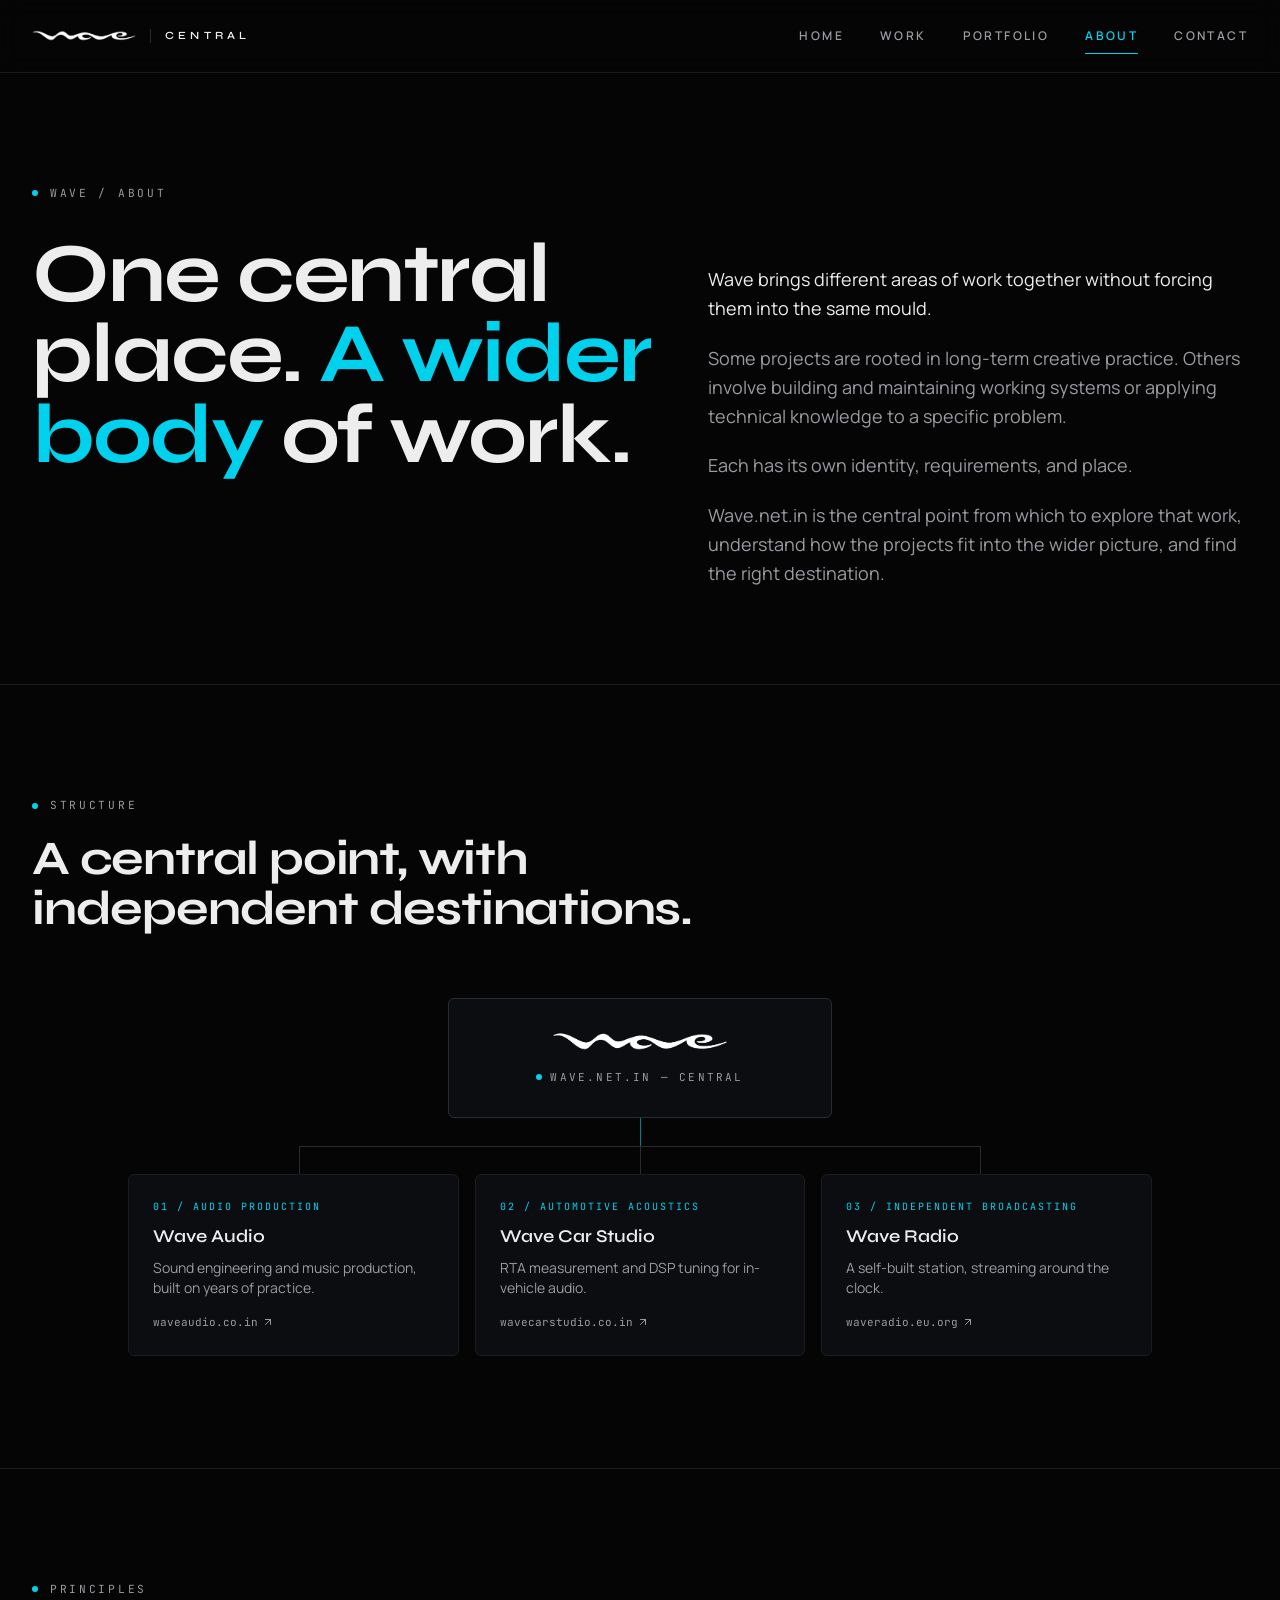
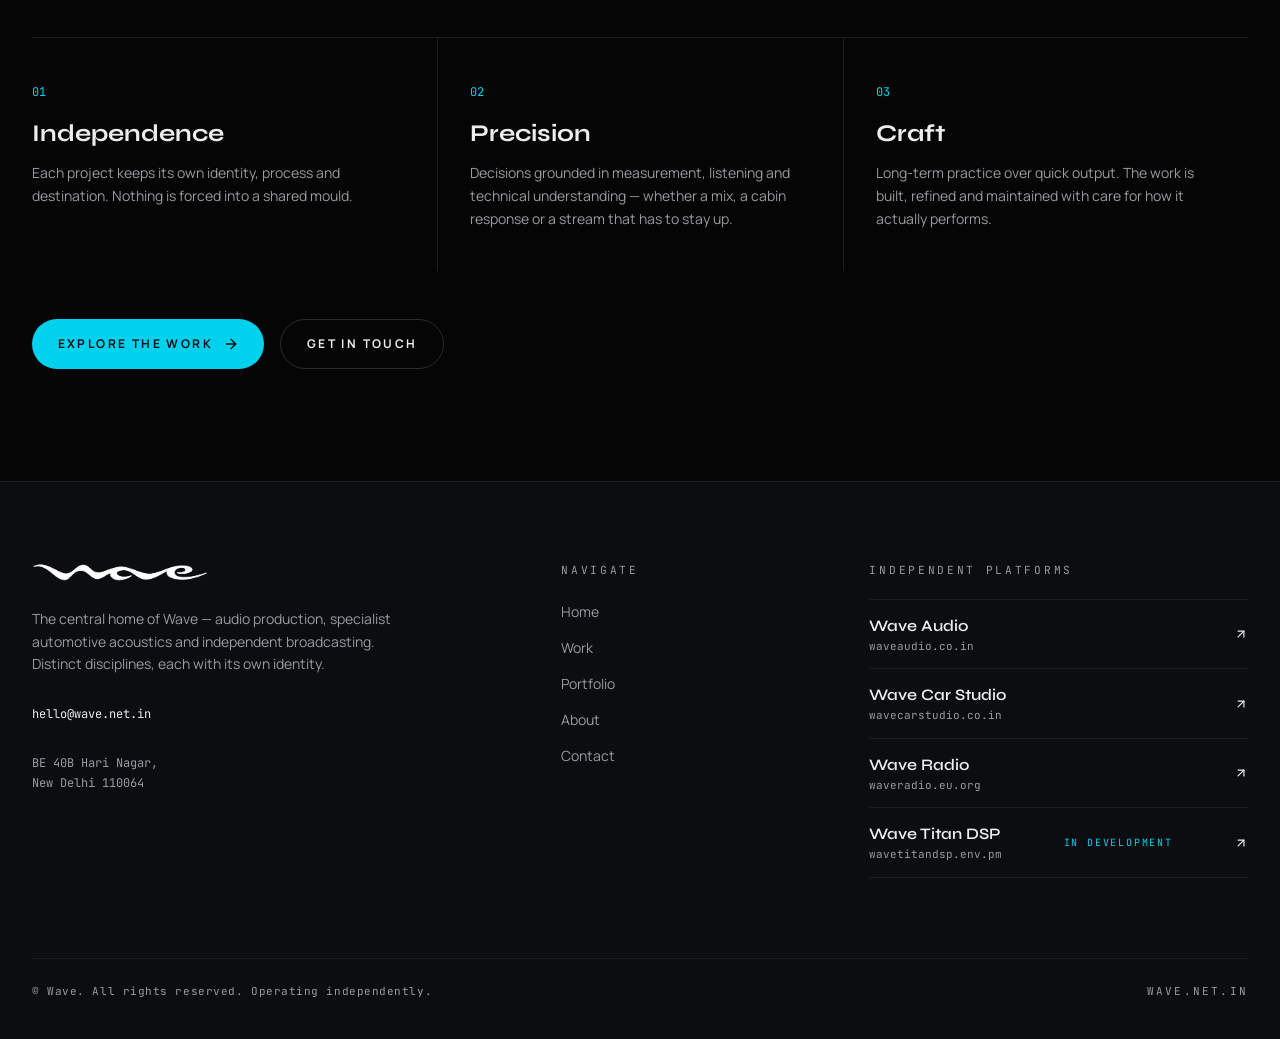
<file: about.html>
<!doctype html>
<html lang="en">
  <head>
    <meta charset="utf-8">
    <meta name="viewport" content="width=device-width, initial-scale=1">
    <title>About — One central place for Wave</title>
    <meta name="description" content="One central place. A wider body of work. How Wave Audio, Wave Car Studio and Wave Radio fit together while keeping their own identity.">
    <meta name="author" content="Wave">
    <meta name="theme-color" content="#050505">
    <meta name="robots" content="index, follow, max-image-preview:large, max-snippet:-1, max-video-preview:-1">
    <link rel="canonical" href="https://wave.net.in/about.html">
    <meta property="og:site_name" content="Wave">
    <meta property="og:type" content="website">
    <meta property="og:title" content="About — One central place for Wave">
    <meta property="og:description" content="Wave brings different areas of work together without forcing them into the same mould.">
    <meta property="og:url" content="https://wave.net.in/about/">
    <meta property="og:image" content="https://wave.net.in/img/og-image.png">
    <meta property="og:image:width" content="1200">
    <meta property="og:image:height" content="630">
    <meta property="og:image:alt" content="Wave — a body of work, connected by Wave.">
    <meta property="og:locale" content="en_IN">
    <meta name="twitter:card" content="summary_large_image">
    <meta name="twitter:title" content="About — One central place for Wave">
    <meta name="twitter:description" content="Wave brings different areas of work together without forcing them into the same mould.">
    <meta name="twitter:image" content="https://wave.net.in/img/og-image.png">
    <link rel="icon" href="favicon.ico" sizes="any">
    <link rel="icon" type="image/png" sizes="192x192" href="img/icon-192.png">
    <link rel="apple-touch-icon" href="img/apple-touch-icon.png">
    <link rel="manifest" href="site.webmanifest">
    <link rel="preload" as="image" href="img/wave-logo.png">
    <link rel="stylesheet" href="css/fonts.css">
    <link rel="stylesheet" href="css/styles.css">
    <style>.wc-grid-fix>*{min-width:0}</style>
    <script type="application/ld+json">{"@context":"https://schema.org","@type":"Organization","@id":"https://wave.net.in/#organization","name":"Wave","url":"https://wave.net.in/","logo":{"@type":"ImageObject","url":"https://wave.net.in/img/wave-logo.png","width":7680,"height":951},"email":"hello@wave.net.in","telephone":"+91 98189 81161","address":{"@type":"PostalAddress","streetAddress":"BE 40B Hari Nagar","addressLocality":"New Delhi","addressRegion":"Delhi","postalCode":"110064","addressCountry":"IN"},"areaServed":{"@type":"AdministrativeArea","name":"Delhi NCR"},"description":"The central home of Wave: audio production, specialist automotive acoustics and independent broadcasting.","sameAs":["https://waveaudio.co.in","https://wavecarstudio.co.in","https://waveradio.eu.org"]}</script>
    <script type="application/ld+json">{"@context":"https://schema.org","@type":"BreadcrumbList","itemListElement":[{"@type":"ListItem","position":1,"name":"Home","item":"https://wave.net.in/"},{"@type":"ListItem","position":2,"name":"About","item":"https://wave.net.in/about/"}]}</script>
    <script type="application/ld+json">{"@context":"https://schema.org","@type":"AboutPage","@id":"https://wave.net.in/about/#page","url":"https://wave.net.in/about/","name":"About — One central place for Wave","description":"One central place. A wider body of work. How Wave Audio, Wave Car Studio and Wave Radio fit together while keeping their own identity.","isPartOf":{"@id":"https://wave.net.in/#website"},"about":{"@id":"https://wave.net.in/#organization"},"inLanguage":"en"}</script>
  </head>
  <body data-page="/about">
    <div class="flex min-h-screen flex-col"><header class="sticky top-0 z-50 border-b border-hairline bg-background/80 backdrop-blur-md"><div class="mx-auto flex h-[4.5rem] max-w-7xl items-center justify-between gap-6 px-5 sm:px-8"><a aria-label="Wave Central — home" class="min-w-0" href="index.html"><span class="flex items-center gap-3.5"><img src="img/wave-logo.png" alt="Wave" width="7680" height="951" class="block h-auto select-none w-[104px] shrink-0" draggable="false"/><span class="h-3.5 w-px shrink-0 bg-hairline-strong" aria-hidden="true"></span><span class="font-display text-[11px] font-semibold tracking-[0.38em] text-foreground">CENTRAL</span></span></a><nav aria-label="Primary" class="hidden items-center gap-9 lg:flex"><a class="group relative font-sans font-semibold uppercase text-muted-foreground transition-colors hover:text-foreground py-2 text-[12px] tracking-[0.2em]" href="index.html">Home<span class="absolute inset-x-0 -bottom-[1px] h-px origin-left bg-primary transition-transform scale-x-0 group-hover:scale-x-100 group-hover:bg-foreground/40" aria-hidden="true"></span></a><a class="group relative font-sans font-semibold uppercase text-muted-foreground transition-colors hover:text-foreground py-2 text-[12px] tracking-[0.2em]" href="work.html">Work<span class="absolute inset-x-0 -bottom-[1px] h-px origin-left bg-primary transition-transform scale-x-0 group-hover:scale-x-100 group-hover:bg-foreground/40" aria-hidden="true"></span></a><a class="group relative font-sans font-semibold uppercase text-muted-foreground transition-colors hover:text-foreground py-2 text-[12px] tracking-[0.2em]" href="portfolio.html">Portfolio<span class="absolute inset-x-0 -bottom-[1px] h-px origin-left bg-primary transition-transform scale-x-0 group-hover:scale-x-100 group-hover:bg-foreground/40" aria-hidden="true"></span></a><a class="group relative font-sans font-semibold uppercase text-muted-foreground transition-colors hover:text-foreground py-2 text-[12px] tracking-[0.2em] text-primary hover:text-primary" aria-current="page" href="about.html" data-status="active">About<span class="absolute inset-x-0 -bottom-[1px] h-px origin-left bg-primary transition-transform scale-x-100" aria-hidden="true"></span></a><a class="group relative font-sans font-semibold uppercase text-muted-foreground transition-colors hover:text-foreground py-2 text-[12px] tracking-[0.2em]" href="contact.html">Contact<span class="absolute inset-x-0 -bottom-[1px] h-px origin-left bg-primary transition-transform scale-x-0 group-hover:scale-x-100 group-hover:bg-foreground/40" aria-hidden="true"></span></a></nav><button type="button" class="inline-flex h-10 w-10 items-center justify-center rounded-full border border-hairline-strong text-foreground lg:hidden" aria-label="Open menu" aria-expanded="false"><svg data-icon="open" xmlns="http://www.w3.org/2000/svg" width="24" height="24" viewBox="0 0 24 24" fill="none" stroke="currentColor" stroke-width="2" stroke-linecap="round" stroke-linejoin="round" class="lucide lucide-menu h-4 w-4" aria-hidden="true"><path d="M4 12h16"></path><path d="M4 18h16"></path><path d="M4 6h16"></path></svg><svg data-icon="close" xmlns="http://www.w3.org/2000/svg" width="24" height="24" viewBox="0 0 24 24" fill="none" stroke="currentColor" stroke-width="2" stroke-linecap="round" stroke-linejoin="round" class="lucide lucide-x hidden h-4 w-4" aria-hidden="true"><path d="M18 6 6 18"></path><path d="m6 6 12 12"></path></svg></button></div></header><div id="mobile-menu" class="fixed inset-x-0 top-[4.5rem] bottom-0 z-40 hidden overflow-y-auto border-t border-hairline bg-background lg:hidden"><div class="mx-auto max-w-7xl px-5 py-8 sm:px-8"><nav aria-label="Mobile" class="flex flex-col"><a class="flex items-center justify-between border-b border-hairline py-5 font-display text-2xl tracking-tight text-muted-foreground transition-colors hover:text-foreground" href="index.html">Home</a><a class="flex items-center justify-between border-b border-hairline py-5 font-display text-2xl tracking-tight text-muted-foreground transition-colors hover:text-foreground" href="work.html">Work</a><a class="flex items-center justify-between border-b border-hairline py-5 font-display text-2xl tracking-tight text-muted-foreground transition-colors hover:text-foreground" href="portfolio.html">Portfolio</a><a class="flex items-center justify-between border-b border-hairline py-5 font-display text-2xl tracking-tight text-muted-foreground transition-colors hover:text-foreground text-primary hover:text-primary" href="about.html" aria-current="page">About<span class="h-1.5 w-1.5 rounded-full bg-primary" aria-hidden="true"></span></a><a class="flex items-center justify-between border-b border-hairline py-5 font-display text-2xl tracking-tight text-muted-foreground transition-colors hover:text-foreground" href="contact.html">Contact</a></nav><p class="mt-10 font-mono text-[11px] tracking-[0.2em] text-muted-foreground uppercase">wave.net.in</p></div></div><main class="flex-1"><section class="border-b border-hairline"><div class="mx-auto grid max-w-7xl gap-14 px-5 pt-20 pb-24 sm:px-8 sm:pt-28 lg:grid-cols-[1.15fr_1fr]"><div><p class="eyebrow flex items-center gap-3"><span class="h-1.5 w-1.5 shrink-0 rounded-full bg-primary" aria-hidden="true"></span>Wave / About</p><h1 class="mt-8 font-display text-[clamp(2.6rem,7vw,5.25rem)] leading-[0.96] font-bold tracking-tight">One central place. <span class="text-primary">A wider body</span> of work.</h1></div><div class="space-y-5 text-base leading-relaxed text-muted-foreground lg:pt-20 lg:text-lg"><p class="text-foreground">Wave brings different areas of work together without forcing them into the same mould.</p><p>Some projects are rooted in long-term creative practice. Others involve building and maintaining working systems or applying technical knowledge to a specific problem.</p><p>Each has its own identity, requirements, and place.</p><p>Wave.net.in is the central point from which to explore that work, understand how the projects fit into the wider picture, and find the right destination.</p></div></div></section><section class="border-b border-hairline"><div class="mx-auto max-w-7xl px-5 py-24 sm:px-8 sm:py-28"><p class="eyebrow flex items-center gap-3"><span class="h-1.5 w-1.5 shrink-0 rounded-full bg-primary" aria-hidden="true"></span>Structure</p><h2 class="mt-5 max-w-2xl font-display text-[clamp(1.9rem,4vw,3rem)] leading-[1.04] font-bold tracking-tight">A central point, with independent destinations.</h2><div class="mt-16"><div class="mx-auto flex max-w-sm flex-col items-center gap-4 rounded-md border border-hairline-strong bg-surface px-8 py-8 text-center"><img src="img/wave-logo.png" alt="Wave" width="7680" height="951" class="block h-auto select-none w-44" draggable="false"/><p class="flex items-center gap-2 font-mono text-[11px] tracking-[0.2em] text-muted-foreground uppercase"><span class="h-1.5 w-1.5 rounded-full bg-primary" aria-hidden="true"></span>wave.net.in — central</p></div><div class="relative mx-auto hidden h-14 max-w-5xl md:block" aria-hidden="true"><span class="absolute top-0 left-1/2 h-7 w-px bg-primary/60"></span><span class="absolute top-7 right-[16.66%] left-[16.66%] h-px bg-hairline-strong"></span><span class="absolute top-7 left-[16.66%] h-7 w-px bg-hairline-strong"></span><span class="absolute top-7 left-1/2 h-7 w-px bg-hairline-strong"></span><span class="absolute top-7 right-[16.66%] h-7 w-px bg-hairline-strong"></span></div><div class="mx-auto my-4 h-10 w-px bg-hairline-strong md:hidden" aria-hidden="true"></div><div class="mx-auto grid max-w-5xl gap-4 md:grid-cols-3"><a href="https://waveaudio.co.in" target="_blank" rel="noopener" class="group flex flex-col gap-2 rounded-md border border-hairline bg-surface p-6 transition-colors hover:border-primary/50"><span class="font-mono text-[10px] tracking-[0.2em] text-primary uppercase">01 / Audio Production</span><span class="font-display text-lg font-semibold">Wave Audio</span><span class="text-sm text-muted-foreground">Sound engineering and music production, built on years of practice.</span><span class="mt-2 inline-flex items-center gap-1 font-mono text-[11px] text-muted-foreground group-hover:text-foreground">waveaudio.co.in<svg xmlns="http://www.w3.org/2000/svg" width="24" height="24" viewBox="0 0 24 24" fill="none" stroke="currentColor" stroke-width="2" stroke-linecap="round" stroke-linejoin="round" class="lucide lucide-arrow-up-right h-3 w-3" aria-hidden="true"><path d="M7 7h10v10"></path><path d="M7 17 17 7"></path></svg></span></a><a href="https://wavecarstudio.co.in" target="_blank" rel="noopener" class="group flex flex-col gap-2 rounded-md border border-hairline bg-surface p-6 transition-colors hover:border-primary/50"><span class="font-mono text-[10px] tracking-[0.2em] text-primary uppercase">02 / Automotive Acoustics</span><span class="font-display text-lg font-semibold">Wave Car Studio</span><span class="text-sm text-muted-foreground">RTA measurement and DSP tuning for in-vehicle audio.</span><span class="mt-2 inline-flex items-center gap-1 font-mono text-[11px] text-muted-foreground group-hover:text-foreground">wavecarstudio.co.in<svg xmlns="http://www.w3.org/2000/svg" width="24" height="24" viewBox="0 0 24 24" fill="none" stroke="currentColor" stroke-width="2" stroke-linecap="round" stroke-linejoin="round" class="lucide lucide-arrow-up-right h-3 w-3" aria-hidden="true"><path d="M7 7h10v10"></path><path d="M7 17 17 7"></path></svg></span></a><a href="https://waveradio.eu.org" target="_blank" rel="noopener" class="group flex flex-col gap-2 rounded-md border border-hairline bg-surface p-6 transition-colors hover:border-primary/50"><span class="font-mono text-[10px] tracking-[0.2em] text-primary uppercase">03 / Independent Broadcasting</span><span class="font-display text-lg font-semibold">Wave Radio</span><span class="text-sm text-muted-foreground">A self-built station, streaming around the clock.</span><span class="mt-2 inline-flex items-center gap-1 font-mono text-[11px] text-muted-foreground group-hover:text-foreground">waveradio.eu.org<svg xmlns="http://www.w3.org/2000/svg" width="24" height="24" viewBox="0 0 24 24" fill="none" stroke="currentColor" stroke-width="2" stroke-linecap="round" stroke-linejoin="round" class="lucide lucide-arrow-up-right h-3 w-3" aria-hidden="true"><path d="M7 7h10v10"></path><path d="M7 17 17 7"></path></svg></span></a></div></div></div></section><section><div class="mx-auto max-w-7xl px-5 py-24 sm:px-8 sm:py-28"><p class="eyebrow flex items-center gap-3"><span class="h-1.5 w-1.5 shrink-0 rounded-full bg-primary" aria-hidden="true"></span>Principles</p><div class="mt-10 grid border-t border-hairline md:grid-cols-3"><div class="py-10 md:px-8 md:pl-0"><span class="font-mono text-xs text-primary">01</span><h3 class="mt-4 font-display text-2xl font-bold">Independence</h3><p class="mt-3 text-sm leading-relaxed text-muted-foreground">Each project keeps its own identity, process and destination. Nothing is forced into a shared mould.</p></div><div class="py-10 md:px-8 border-t border-hairline md:border-t-0 md:border-l"><span class="font-mono text-xs text-primary">02</span><h3 class="mt-4 font-display text-2xl font-bold">Precision</h3><p class="mt-3 text-sm leading-relaxed text-muted-foreground">Decisions grounded in measurement, listening and technical understanding — whether a mix, a cabin response or a stream that has to stay up.</p></div><div class="py-10 md:px-8 border-t border-hairline md:border-t-0 md:border-l"><span class="font-mono text-xs text-primary">03</span><h3 class="mt-4 font-display text-2xl font-bold">Craft</h3><p class="mt-3 text-sm leading-relaxed text-muted-foreground">Long-term practice over quick output. The work is built, refined and maintained with care for how it actually performs.</p></div></div><div class="mt-12 flex flex-wrap gap-4"><a class="btn-pill bg-primary text-primary-foreground hover:shadow-[0_0_32px_-6px_var(--primary)] focus-visible:outline-none focus-visible:ring-2 focus-visible:ring-ring focus-visible:ring-offset-2 focus-visible:ring-offset-background" href="work.html">Explore the work<svg xmlns="http://www.w3.org/2000/svg" width="24" height="24" viewBox="0 0 24 24" fill="none" stroke="currentColor" stroke-width="2" stroke-linecap="round" stroke-linejoin="round" class="lucide lucide-arrow-right h-4 w-4" aria-hidden="true"><path d="M5 12h14"></path><path d="m12 5 7 7-7 7"></path></svg></a><a class="btn-pill border border-hairline-strong text-foreground hover:border-foreground/50 focus-visible:outline-none focus-visible:ring-2 focus-visible:ring-ring" href="contact.html">Get in touch</a></div></div></section></main><footer class="border-t border-hairline bg-surface"><div class="mx-auto max-w-7xl px-5 pt-20 pb-10 sm:px-8"><div class="grid gap-14 md:grid-cols-2 lg:grid-cols-[1.5fr_0.8fr_1.2fr]"><div class="space-y-6"><img src="img/wave-logo.png" alt="Wave" width="7680" height="951" class="block h-auto select-none w-44" draggable="false"/><p class="max-w-sm text-sm leading-relaxed text-muted-foreground">The central home of Wave — audio production, specialist automotive acoustics and independent broadcasting. Distinct disciplines, each with its own identity.</p><a href="mailto:hello@wave.net.in" class="inline-block font-mono text-xs text-foreground transition-colors hover:text-primary">hello@wave.net.in</a><a href="https://www.google.com/maps/search/?api=1&query=BE%2040B%20Hari%20Nagar%2C%20New%20Delhi%20110064" target="_blank" rel="noopener" class="mt-2 block font-mono text-xs leading-relaxed text-muted-foreground transition-colors hover:text-primary">BE 40B Hari Nagar,<br class="sm:hidden"> New Delhi 110064</a></div><div class="space-y-5"><p class="eyebrow">Navigate</p><ul class="space-y-3"><li><a class="text-sm text-muted-foreground transition-colors hover:text-foreground" href="index.html">Home</a></li><li><a class="text-sm text-muted-foreground transition-colors hover:text-foreground" href="work.html">Work</a></li><li><a class="text-sm text-muted-foreground transition-colors hover:text-foreground" href="portfolio.html">Portfolio</a></li><li><a class="text-sm text-muted-foreground transition-colors hover:text-foreground active" href="about.html" data-status="active" aria-current="page">About</a></li><li><a class="text-sm text-muted-foreground transition-colors hover:text-foreground" href="contact.html">Contact</a></li></ul></div><div class="space-y-5"><p class="eyebrow">Independent platforms</p><ul class="divide-y divide-hairline border-y border-hairline"><li><a href="https://waveaudio.co.in" target="_blank" rel="noopener" class="group flex w-full items-center justify-between gap-4 py-3.5 text-foreground transition-colors hover:text-primary"><span class="flex flex-col"><span class="font-display text-base font-semibold">Wave Audio</span><span class="font-mono text-[11px] text-muted-foreground">waveaudio.co.in</span></span><svg xmlns="http://www.w3.org/2000/svg" width="24" height="24" viewBox="0 0 24 24" fill="none" stroke="currentColor" stroke-width="2" stroke-linecap="round" stroke-linejoin="round" class="lucide lucide-arrow-up-right h-3.5 w-3.5 shrink-0 transition-transform group-hover:-translate-y-0.5 group-hover:translate-x-0.5" aria-hidden="true"><path d="M7 7h10v10"></path><path d="M7 17 17 7"></path></svg></a></li><li><a href="https://wavecarstudio.co.in" target="_blank" rel="noopener" class="group flex w-full items-center justify-between gap-4 py-3.5 text-foreground transition-colors hover:text-primary"><span class="flex flex-col"><span class="font-display text-base font-semibold">Wave Car Studio</span><span class="font-mono text-[11px] text-muted-foreground">wavecarstudio.co.in</span></span><svg xmlns="http://www.w3.org/2000/svg" width="24" height="24" viewBox="0 0 24 24" fill="none" stroke="currentColor" stroke-width="2" stroke-linecap="round" stroke-linejoin="round" class="lucide lucide-arrow-up-right h-3.5 w-3.5 shrink-0 transition-transform group-hover:-translate-y-0.5 group-hover:translate-x-0.5" aria-hidden="true"><path d="M7 7h10v10"></path><path d="M7 17 17 7"></path></svg></a></li><li><a href="https://waveradio.eu.org" target="_blank" rel="noopener" class="group flex w-full items-center justify-between gap-4 py-3.5 text-foreground transition-colors hover:text-primary"><span class="flex flex-col"><span class="font-display text-base font-semibold">Wave Radio</span><span class="font-mono text-[11px] text-muted-foreground">waveradio.eu.org</span></span><svg xmlns="http://www.w3.org/2000/svg" width="24" height="24" viewBox="0 0 24 24" fill="none" stroke="currentColor" stroke-width="2" stroke-linecap="round" stroke-linejoin="round" class="lucide lucide-arrow-up-right h-3.5 w-3.5 shrink-0 transition-transform group-hover:-translate-y-0.5 group-hover:translate-x-0.5" aria-hidden="true"><path d="M7 7h10v10"></path><path d="M7 17 17 7"></path></svg></a></li><li><a href="https://wavetitandsp.env.pm" target="_blank" rel="noopener" class="group flex w-full items-center justify-between gap-4 py-3.5 text-foreground transition-colors hover:text-primary"><span class="flex flex-col"><span class="font-display text-base font-semibold">Wave Titan DSP</span><span class="font-mono text-[11px] text-muted-foreground">wavetitandsp.env.pm</span></span><span class="font-mono text-[10px] tracking-[0.18em] text-primary uppercase">In development</span><svg xmlns="http://www.w3.org/2000/svg" width="24" height="24" viewBox="0 0 24 24" fill="none" stroke="currentColor" stroke-width="2" stroke-linecap="round" stroke-linejoin="round" class="lucide lucide-arrow-up-right h-3.5 w-3.5 shrink-0 transition-transform group-hover:-translate-y-0.5 group-hover:translate-x-0.5" aria-hidden="true"><path d="M7 7h10v10"></path><path d="M7 17 17 7"></path></svg></a></li></ul></div></div><div class="mt-20 flex flex-col gap-3 border-t border-hairline pt-6 font-mono text-[11px] tracking-wider text-muted-foreground sm:flex-row sm:items-center sm:justify-between"><p>© Wave. All rights reserved. Operating independently.</p><p class="uppercase tracking-[0.2em]">wave.net.in</p></div></div></footer></div>
    <script src="js/site.js" defer></script>
  </body>
</html>
</file>
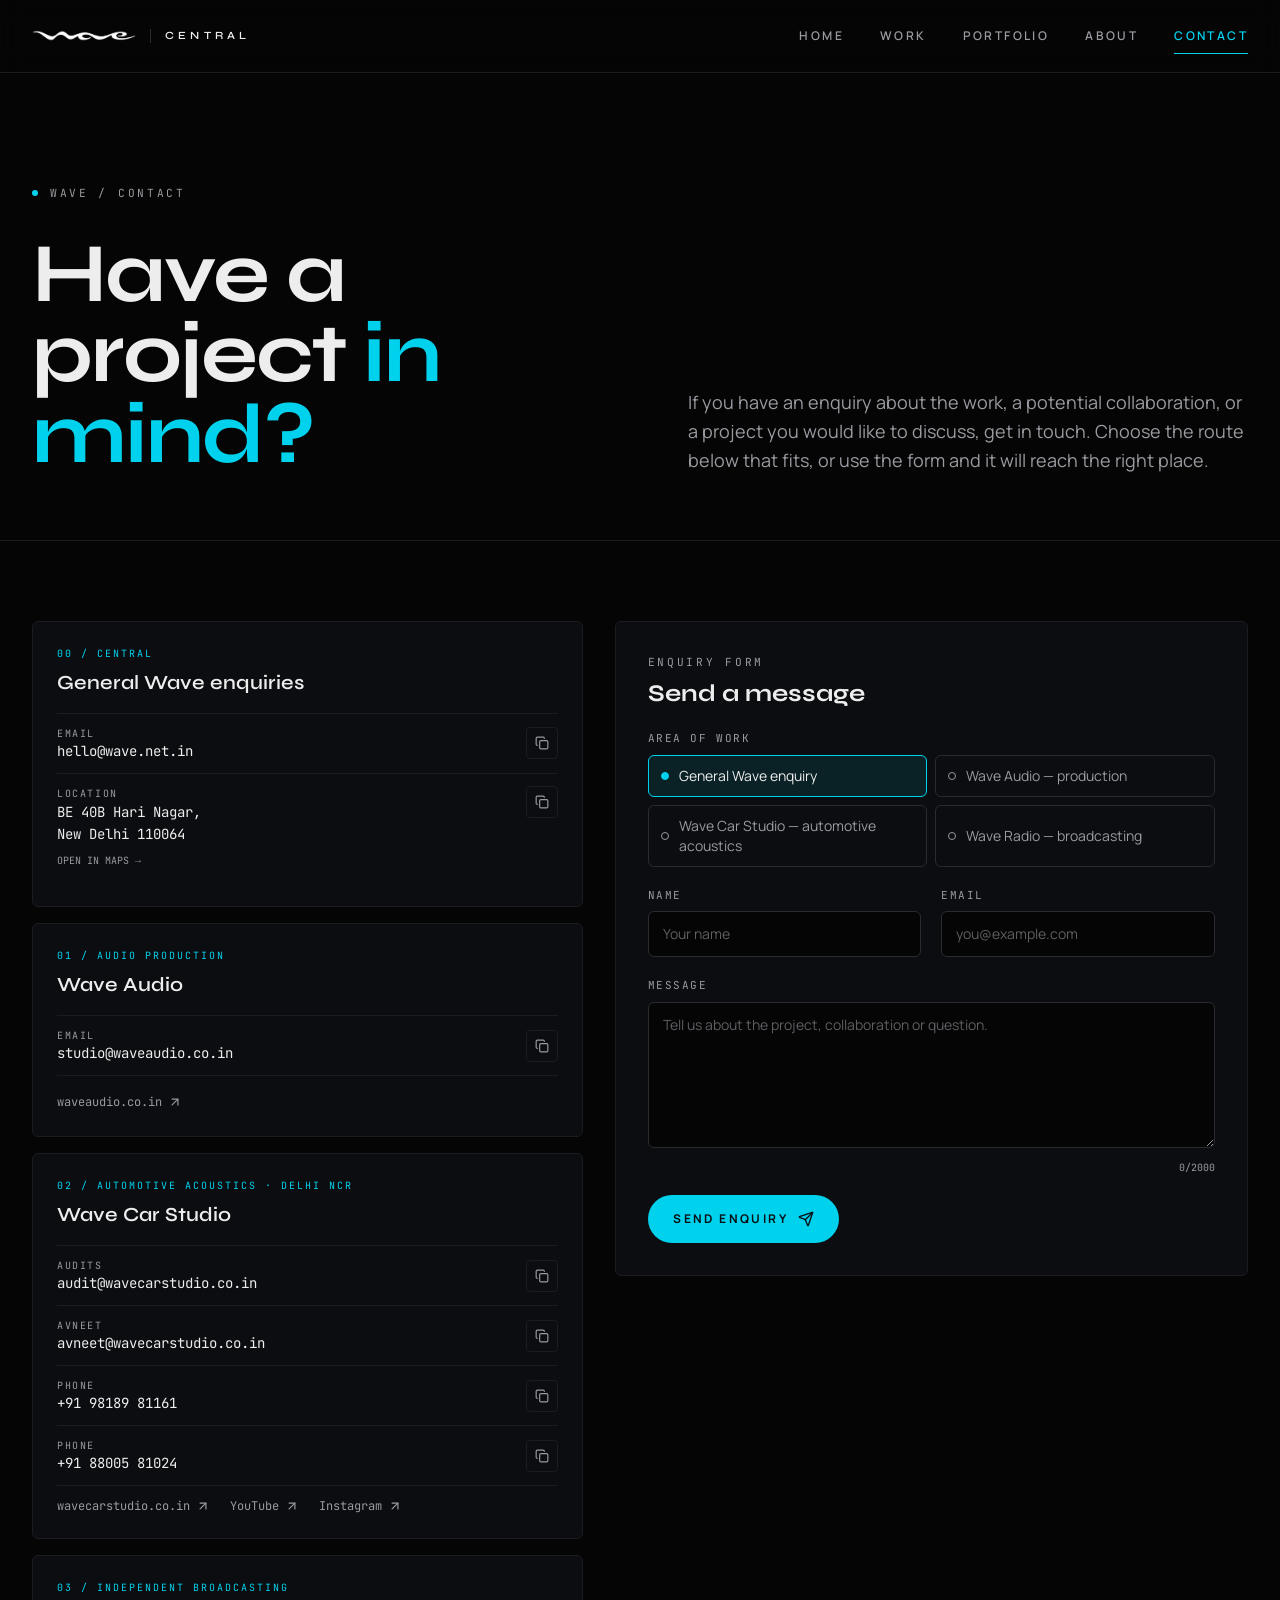
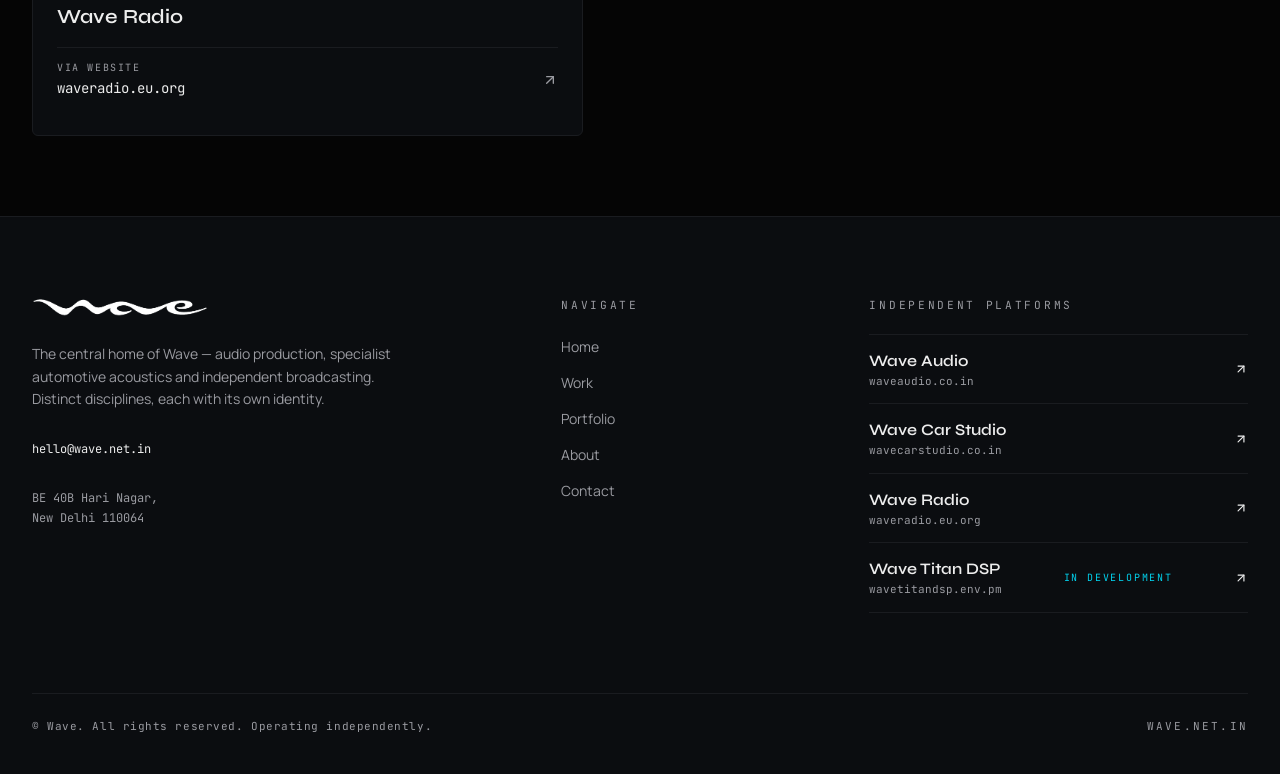
<file: contact.html>
<!doctype html>
<html lang="en">
  <head>
    <meta charset="utf-8">
    <meta name="viewport" content="width=device-width, initial-scale=1">
    <title>Contact — Have a project in mind? | Wave</title>
    <meta name="description" content="Have a project in mind? Contact Wave, Wave Audio, Wave Car Studio or Wave Radio — the right route for every enquiry.">
    <meta name="author" content="Wave">
    <meta name="theme-color" content="#050505">
    <meta name="robots" content="index, follow, max-image-preview:large, max-snippet:-1, max-video-preview:-1">
    <link rel="canonical" href="https://wave.net.in/contact.html">
    <meta property="og:site_name" content="Wave">
    <meta property="og:type" content="website">
    <meta property="og:title" content="Contact — Have a project in mind? | Wave">
    <meta property="og:description" content="Enquiries, collaborations and projects — find the right Wave contact route.">
    <meta property="og:url" content="https://wave.net.in/contact/">
    <meta property="og:image" content="https://wave.net.in/img/og-image.png">
    <meta property="og:image:width" content="1200">
    <meta property="og:image:height" content="630">
    <meta property="og:image:alt" content="Wave — a body of work, connected by Wave.">
    <meta property="og:locale" content="en_IN">
    <meta name="twitter:card" content="summary_large_image">
    <meta name="twitter:title" content="Contact — Have a project in mind? | Wave">
    <meta name="twitter:description" content="Enquiries, collaborations and projects — find the right Wave contact route.">
    <meta name="twitter:image" content="https://wave.net.in/img/og-image.png">
    <link rel="icon" href="favicon.ico" sizes="any">
    <link rel="icon" type="image/png" sizes="192x192" href="img/icon-192.png">
    <link rel="apple-touch-icon" href="img/apple-touch-icon.png">
    <link rel="manifest" href="site.webmanifest">
    <link rel="preload" as="image" href="img/wave-logo.png">
    <link rel="stylesheet" href="css/fonts.css">
    <link rel="stylesheet" href="css/styles.css">
    <style>.wc-grid-fix>*{min-width:0}</style>
    <script type="application/ld+json">{"@context":"https://schema.org","@type":"Organization","@id":"https://wave.net.in/#organization","name":"Wave","url":"https://wave.net.in/","logo":{"@type":"ImageObject","url":"https://wave.net.in/img/wave-logo.png","width":7680,"height":951},"email":"hello@wave.net.in","telephone":"+91 98189 81161","address":{"@type":"PostalAddress","streetAddress":"BE 40B Hari Nagar","addressLocality":"New Delhi","addressRegion":"Delhi","postalCode":"110064","addressCountry":"IN"},"areaServed":{"@type":"AdministrativeArea","name":"Delhi NCR"},"description":"The central home of Wave: audio production, specialist automotive acoustics and independent broadcasting.","sameAs":["https://waveaudio.co.in","https://wavecarstudio.co.in","https://waveradio.eu.org"]}</script>
    <script type="application/ld+json">{"@context":"https://schema.org","@type":"BreadcrumbList","itemListElement":[{"@type":"ListItem","position":1,"name":"Home","item":"https://wave.net.in/"},{"@type":"ListItem","position":2,"name":"Contact","item":"https://wave.net.in/contact/"}]}</script>
    <script type="application/ld+json">{"@context":"https://schema.org","@type":"ContactPage","@id":"https://wave.net.in/contact/#page","url":"https://wave.net.in/contact/","name":"Contact — Have a project in mind? | Wave","description":"Have a project in mind? Contact Wave, Wave Audio, Wave Car Studio or Wave Radio — the right route for every enquiry.","isPartOf":{"@id":"https://wave.net.in/#website"},"about":{"@id":"https://wave.net.in/#organization"},"inLanguage":"en"}</script>
  </head>
  <body data-page="/contact">
    <div class="flex min-h-screen flex-col"><header class="sticky top-0 z-50 border-b border-hairline bg-background/80 backdrop-blur-md"><div class="mx-auto flex h-[4.5rem] max-w-7xl items-center justify-between gap-6 px-5 sm:px-8"><a aria-label="Wave Central — home" class="min-w-0" href="index.html"><span class="flex items-center gap-3.5"><img src="img/wave-logo.png" alt="Wave" width="7680" height="951" class="block h-auto select-none w-[104px] shrink-0" draggable="false"/><span class="h-3.5 w-px shrink-0 bg-hairline-strong" aria-hidden="true"></span><span class="font-display text-[11px] font-semibold tracking-[0.38em] text-foreground">CENTRAL</span></span></a><nav aria-label="Primary" class="hidden items-center gap-9 lg:flex"><a class="group relative font-sans font-semibold uppercase text-muted-foreground transition-colors hover:text-foreground py-2 text-[12px] tracking-[0.2em]" href="index.html">Home<span class="absolute inset-x-0 -bottom-[1px] h-px origin-left bg-primary transition-transform scale-x-0 group-hover:scale-x-100 group-hover:bg-foreground/40" aria-hidden="true"></span></a><a class="group relative font-sans font-semibold uppercase text-muted-foreground transition-colors hover:text-foreground py-2 text-[12px] tracking-[0.2em]" href="work.html">Work<span class="absolute inset-x-0 -bottom-[1px] h-px origin-left bg-primary transition-transform scale-x-0 group-hover:scale-x-100 group-hover:bg-foreground/40" aria-hidden="true"></span></a><a class="group relative font-sans font-semibold uppercase text-muted-foreground transition-colors hover:text-foreground py-2 text-[12px] tracking-[0.2em]" href="portfolio.html">Portfolio<span class="absolute inset-x-0 -bottom-[1px] h-px origin-left bg-primary transition-transform scale-x-0 group-hover:scale-x-100 group-hover:bg-foreground/40" aria-hidden="true"></span></a><a class="group relative font-sans font-semibold uppercase text-muted-foreground transition-colors hover:text-foreground py-2 text-[12px] tracking-[0.2em]" href="about.html">About<span class="absolute inset-x-0 -bottom-[1px] h-px origin-left bg-primary transition-transform scale-x-0 group-hover:scale-x-100 group-hover:bg-foreground/40" aria-hidden="true"></span></a><a class="group relative font-sans font-semibold uppercase text-muted-foreground transition-colors hover:text-foreground py-2 text-[12px] tracking-[0.2em] text-primary hover:text-primary" aria-current="page" href="contact.html" data-status="active">Contact<span class="absolute inset-x-0 -bottom-[1px] h-px origin-left bg-primary transition-transform scale-x-100" aria-hidden="true"></span></a></nav><button type="button" class="inline-flex h-10 w-10 items-center justify-center rounded-full border border-hairline-strong text-foreground lg:hidden" aria-label="Open menu" aria-expanded="false"><svg data-icon="open" xmlns="http://www.w3.org/2000/svg" width="24" height="24" viewBox="0 0 24 24" fill="none" stroke="currentColor" stroke-width="2" stroke-linecap="round" stroke-linejoin="round" class="lucide lucide-menu h-4 w-4" aria-hidden="true"><path d="M4 12h16"></path><path d="M4 18h16"></path><path d="M4 6h16"></path></svg><svg data-icon="close" xmlns="http://www.w3.org/2000/svg" width="24" height="24" viewBox="0 0 24 24" fill="none" stroke="currentColor" stroke-width="2" stroke-linecap="round" stroke-linejoin="round" class="lucide lucide-x hidden h-4 w-4" aria-hidden="true"><path d="M18 6 6 18"></path><path d="m6 6 12 12"></path></svg></button></div></header><div id="mobile-menu" class="fixed inset-x-0 top-[4.5rem] bottom-0 z-40 hidden overflow-y-auto border-t border-hairline bg-background lg:hidden"><div class="mx-auto max-w-7xl px-5 py-8 sm:px-8"><nav aria-label="Mobile" class="flex flex-col"><a class="flex items-center justify-between border-b border-hairline py-5 font-display text-2xl tracking-tight text-muted-foreground transition-colors hover:text-foreground" href="index.html">Home</a><a class="flex items-center justify-between border-b border-hairline py-5 font-display text-2xl tracking-tight text-muted-foreground transition-colors hover:text-foreground" href="work.html">Work</a><a class="flex items-center justify-between border-b border-hairline py-5 font-display text-2xl tracking-tight text-muted-foreground transition-colors hover:text-foreground" href="portfolio.html">Portfolio</a><a class="flex items-center justify-between border-b border-hairline py-5 font-display text-2xl tracking-tight text-muted-foreground transition-colors hover:text-foreground" href="about.html">About</a><a class="flex items-center justify-between border-b border-hairline py-5 font-display text-2xl tracking-tight text-muted-foreground transition-colors hover:text-foreground text-primary hover:text-primary" href="contact.html" aria-current="page">Contact<span class="h-1.5 w-1.5 rounded-full bg-primary" aria-hidden="true"></span></a></nav><p class="mt-10 font-mono text-[11px] tracking-[0.2em] text-muted-foreground uppercase">wave.net.in</p></div></div><main class="flex-1"><section class="border-b border-hairline"><div class="mx-auto grid max-w-7xl gap-10 px-5 pt-20 pb-16 sm:px-8 sm:pt-28 lg:grid-cols-[1.1fr_1fr] lg:items-end"><div><p class="eyebrow flex items-center gap-3"><span class="h-1.5 w-1.5 shrink-0 rounded-full bg-primary" aria-hidden="true"></span>Wave / Contact</p><h1 class="mt-8 font-display text-[clamp(2.6rem,7vw,5.25rem)] leading-[0.96] font-bold tracking-tight">Have a project <span class="text-primary">in mind?</span></h1></div><p class="text-base leading-relaxed text-muted-foreground lg:text-lg">If you have an enquiry about the work, a potential collaboration, or a project you would like to discuss, get in touch. Choose the route below that fits, or use the form and it will reach the right place.</p></div></section><section><div class="mx-auto grid max-w-7xl gap-8 px-5 py-16 sm:px-8 sm:py-20 lg:grid-cols-[1fr_1.15fr] wc-grid-fix"><div class="space-y-4"><div class="rounded-md border border-hairline bg-surface p-6"><p class="font-mono text-[10px] tracking-[0.2em] text-primary uppercase">00 / Central</p><h2 class="mt-2 mb-4 font-display text-xl font-semibold">General Wave enquiries</h2><div class="flex items-center justify-between gap-3 border-t border-hairline py-3"><div class="min-w-0"><p class="font-mono text-[10px] tracking-[0.16em] text-muted-foreground uppercase">Email</p><a href="mailto:hello@wave.net.in" class="block truncate font-mono text-sm text-foreground hover:text-primary">hello@wave.net.in</a></div><button type="button" data-copy="hello@wave.net.in" aria-label="Copy hello@wave.net.in" class="inline-flex h-8 w-8 shrink-0 items-center justify-center rounded-sm border border-hairline text-muted-foreground transition-colors hover:border-primary/60 hover:text-primary focus-visible:outline-none focus-visible:ring-1 focus-visible:ring-ring"><svg xmlns="http://www.w3.org/2000/svg" width="24" height="24" viewBox="0 0 24 24" fill="none" stroke="currentColor" stroke-width="2" stroke-linecap="round" stroke-linejoin="round" class="lucide lucide-copy h-3.5 w-3.5" aria-hidden="true"><rect width="14" height="14" x="8" y="8" rx="2" ry="2"></rect><path d="M4 16c-1.1 0-2-.9-2-2V4c0-1.1.9-2 2-2h10c1.1 0 2 .9 2 2"></path></svg></button></div><div class="flex items-start justify-between gap-3 border-t border-hairline py-3"><div class="min-w-0"><p class="font-mono text-[10px] tracking-[0.16em] text-muted-foreground uppercase">Location</p><a href="https://www.google.com/maps/search/?api=1&query=BE%2040B%20Hari%20Nagar%2C%20New%20Delhi%20110064" target="_blank" rel="noopener" class="block font-mono text-sm leading-relaxed text-foreground hover:text-primary">BE 40B Hari Nagar,<br>New Delhi 110064</a><a href="https://www.google.com/maps/search/?api=1&query=BE%2040B%20Hari%20Nagar%2C%20New%20Delhi%20110064" target="_blank" rel="noopener" class="mt-1 inline-block font-mono text-[10px] tracking-[0.12em] text-muted-foreground uppercase hover:text-primary">Open in Maps &rarr;</a></div><button type="button" data-copy="BE 40B Hari Nagar, New Delhi 110064" aria-label="Copy BE 40B Hari Nagar, New Delhi 110064" class="inline-flex h-8 w-8 shrink-0 items-center justify-center rounded-sm border border-hairline text-muted-foreground transition-colors hover:border-primary/60 hover:text-primary focus-visible:outline-none focus-visible:ring-1 focus-visible:ring-ring"><svg xmlns="http://www.w3.org/2000/svg" width="24" height="24" viewBox="0 0 24 24" fill="none" stroke="currentColor" stroke-width="2" stroke-linecap="round" stroke-linejoin="round" class="lucide lucide-copy h-3.5 w-3.5" aria-hidden="true"><rect width="14" height="14" x="8" y="8" rx="2" ry="2"></rect><path d="M4 16c-1.1 0-2-.9-2-2V4c0-1.1.9-2 2-2h10c1.1 0 2 .9 2 2"></path></svg></button></div></div><div class="rounded-md border border-hairline bg-surface p-6"><p class="font-mono text-[10px] tracking-[0.2em] text-primary uppercase">01 / Audio Production</p><h2 class="mt-2 mb-4 font-display text-xl font-semibold">Wave Audio</h2><div class="flex items-center justify-between gap-3 border-t border-hairline py-3"><div class="min-w-0"><p class="font-mono text-[10px] tracking-[0.16em] text-muted-foreground uppercase">Email</p><a href="mailto:studio@waveaudio.co.in" class="block truncate font-mono text-sm text-foreground hover:text-primary">studio@waveaudio.co.in</a></div><button type="button" data-copy="studio@waveaudio.co.in" aria-label="Copy studio@waveaudio.co.in" class="inline-flex h-8 w-8 shrink-0 items-center justify-center rounded-sm border border-hairline text-muted-foreground transition-colors hover:border-primary/60 hover:text-primary focus-visible:outline-none focus-visible:ring-1 focus-visible:ring-ring"><svg xmlns="http://www.w3.org/2000/svg" width="24" height="24" viewBox="0 0 24 24" fill="none" stroke="currentColor" stroke-width="2" stroke-linecap="round" stroke-linejoin="round" class="lucide lucide-copy h-3.5 w-3.5" aria-hidden="true"><rect width="14" height="14" x="8" y="8" rx="2" ry="2"></rect><path d="M4 16c-1.1 0-2-.9-2-2V4c0-1.1.9-2 2-2h10c1.1 0 2 .9 2 2"></path></svg></button></div><div class="border-t border-hairline pt-3"><a href="https://waveaudio.co.in" target="_blank" rel="noopener" class="group inline-flex items-center gap-1.5 font-mono text-xs text-muted-foreground hover:text-primary">waveaudio.co.in<svg xmlns="http://www.w3.org/2000/svg" width="24" height="24" viewBox="0 0 24 24" fill="none" stroke="currentColor" stroke-width="2" stroke-linecap="round" stroke-linejoin="round" class="lucide lucide-arrow-up-right h-3.5 w-3.5 shrink-0 transition-transform group-hover:-translate-y-0.5 group-hover:translate-x-0.5" aria-hidden="true"><path d="M7 7h10v10"></path><path d="M7 17 17 7"></path></svg></a></div></div><div class="rounded-md border border-hairline bg-surface p-6"><p class="font-mono text-[10px] tracking-[0.2em] text-primary uppercase">02 / Automotive Acoustics · Delhi NCR</p><h2 class="mt-2 mb-4 font-display text-xl font-semibold">Wave Car Studio</h2><div class="flex items-center justify-between gap-3 border-t border-hairline py-3"><div class="min-w-0"><p class="font-mono text-[10px] tracking-[0.16em] text-muted-foreground uppercase">Audits</p><a href="mailto:audit@wavecarstudio.co.in" class="block truncate font-mono text-sm text-foreground hover:text-primary">audit@wavecarstudio.co.in</a></div><button type="button" data-copy="audit@wavecarstudio.co.in" aria-label="Copy audit@wavecarstudio.co.in" class="inline-flex h-8 w-8 shrink-0 items-center justify-center rounded-sm border border-hairline text-muted-foreground transition-colors hover:border-primary/60 hover:text-primary focus-visible:outline-none focus-visible:ring-1 focus-visible:ring-ring"><svg xmlns="http://www.w3.org/2000/svg" width="24" height="24" viewBox="0 0 24 24" fill="none" stroke="currentColor" stroke-width="2" stroke-linecap="round" stroke-linejoin="round" class="lucide lucide-copy h-3.5 w-3.5" aria-hidden="true"><rect width="14" height="14" x="8" y="8" rx="2" ry="2"></rect><path d="M4 16c-1.1 0-2-.9-2-2V4c0-1.1.9-2 2-2h10c1.1 0 2 .9 2 2"></path></svg></button></div><div class="flex items-center justify-between gap-3 border-t border-hairline py-3"><div class="min-w-0"><p class="font-mono text-[10px] tracking-[0.16em] text-muted-foreground uppercase">Avneet</p><a href="mailto:avneet@wavecarstudio.co.in" class="block truncate font-mono text-sm text-foreground hover:text-primary">avneet@wavecarstudio.co.in</a></div><button type="button" data-copy="avneet@wavecarstudio.co.in" aria-label="Copy avneet@wavecarstudio.co.in" class="inline-flex h-8 w-8 shrink-0 items-center justify-center rounded-sm border border-hairline text-muted-foreground transition-colors hover:border-primary/60 hover:text-primary focus-visible:outline-none focus-visible:ring-1 focus-visible:ring-ring"><svg xmlns="http://www.w3.org/2000/svg" width="24" height="24" viewBox="0 0 24 24" fill="none" stroke="currentColor" stroke-width="2" stroke-linecap="round" stroke-linejoin="round" class="lucide lucide-copy h-3.5 w-3.5" aria-hidden="true"><rect width="14" height="14" x="8" y="8" rx="2" ry="2"></rect><path d="M4 16c-1.1 0-2-.9-2-2V4c0-1.1.9-2 2-2h10c1.1 0 2 .9 2 2"></path></svg></button></div><div class="flex items-center justify-between gap-3 border-t border-hairline py-3"><div class="min-w-0"><p class="font-mono text-[10px] tracking-[0.16em] text-muted-foreground uppercase">Phone</p><a href="tel:+919818981161" class="block truncate font-mono text-sm text-foreground hover:text-primary">+91 98189 81161</a></div><button type="button" data-copy="+91 98189 81161" aria-label="Copy +91 98189 81161" class="inline-flex h-8 w-8 shrink-0 items-center justify-center rounded-sm border border-hairline text-muted-foreground transition-colors hover:border-primary/60 hover:text-primary focus-visible:outline-none focus-visible:ring-1 focus-visible:ring-ring"><svg xmlns="http://www.w3.org/2000/svg" width="24" height="24" viewBox="0 0 24 24" fill="none" stroke="currentColor" stroke-width="2" stroke-linecap="round" stroke-linejoin="round" class="lucide lucide-copy h-3.5 w-3.5" aria-hidden="true"><rect width="14" height="14" x="8" y="8" rx="2" ry="2"></rect><path d="M4 16c-1.1 0-2-.9-2-2V4c0-1.1.9-2 2-2h10c1.1 0 2 .9 2 2"></path></svg></button></div><div class="flex items-center justify-between gap-3 border-t border-hairline py-3"><div class="min-w-0"><p class="font-mono text-[10px] tracking-[0.16em] text-muted-foreground uppercase">Phone</p><a href="tel:+918800581024" class="block truncate font-mono text-sm text-foreground hover:text-primary">+91 88005 81024</a></div><button type="button" data-copy="+91 88005 81024" aria-label="Copy +91 88005 81024" class="inline-flex h-8 w-8 shrink-0 items-center justify-center rounded-sm border border-hairline text-muted-foreground transition-colors hover:border-primary/60 hover:text-primary focus-visible:outline-none focus-visible:ring-1 focus-visible:ring-ring"><svg xmlns="http://www.w3.org/2000/svg" width="24" height="24" viewBox="0 0 24 24" fill="none" stroke="currentColor" stroke-width="2" stroke-linecap="round" stroke-linejoin="round" class="lucide lucide-copy h-3.5 w-3.5" aria-hidden="true"><rect width="14" height="14" x="8" y="8" rx="2" ry="2"></rect><path d="M4 16c-1.1 0-2-.9-2-2V4c0-1.1.9-2 2-2h10c1.1 0 2 .9 2 2"></path></svg></button></div><div class="flex flex-wrap gap-x-5 gap-y-1 border-t border-hairline pt-3 font-mono text-xs text-muted-foreground"><a href="https://wavecarstudio.co.in" target="_blank" rel="noopener" class="group inline-flex items-center gap-1.5 hover:text-primary">wavecarstudio.co.in<svg xmlns="http://www.w3.org/2000/svg" width="24" height="24" viewBox="0 0 24 24" fill="none" stroke="currentColor" stroke-width="2" stroke-linecap="round" stroke-linejoin="round" class="lucide lucide-arrow-up-right h-3.5 w-3.5 shrink-0 transition-transform group-hover:-translate-y-0.5 group-hover:translate-x-0.5" aria-hidden="true"><path d="M7 7h10v10"></path><path d="M7 17 17 7"></path></svg></a><a href="https://www.youtube.com/@WaveCarStudio" target="_blank" rel="noopener" class="group inline-flex items-center gap-1.5 hover:text-primary">YouTube<svg xmlns="http://www.w3.org/2000/svg" width="24" height="24" viewBox="0 0 24 24" fill="none" stroke="currentColor" stroke-width="2" stroke-linecap="round" stroke-linejoin="round" class="lucide lucide-arrow-up-right h-3.5 w-3.5 shrink-0 transition-transform group-hover:-translate-y-0.5 group-hover:translate-x-0.5" aria-hidden="true"><path d="M7 7h10v10"></path><path d="M7 17 17 7"></path></svg></a><a href="https://www.instagram.com/wavecarstudio" target="_blank" rel="noopener" class="group inline-flex items-center gap-1.5 hover:text-primary">Instagram<svg xmlns="http://www.w3.org/2000/svg" width="24" height="24" viewBox="0 0 24 24" fill="none" stroke="currentColor" stroke-width="2" stroke-linecap="round" stroke-linejoin="round" class="lucide lucide-arrow-up-right h-3.5 w-3.5 shrink-0 transition-transform group-hover:-translate-y-0.5 group-hover:translate-x-0.5" aria-hidden="true"><path d="M7 7h10v10"></path><path d="M7 17 17 7"></path></svg></a></div></div><div class="rounded-md border border-hairline bg-surface p-6"><p class="font-mono text-[10px] tracking-[0.2em] text-primary uppercase">03 / Independent Broadcasting</p><h2 class="mt-2 mb-4 font-display text-xl font-semibold">Wave Radio</h2><a href="https://waveradio.eu.org" target="_blank" rel="noopener" class="group flex items-center justify-between gap-3 border-t border-hairline py-3"><span><span class="block font-mono text-[10px] tracking-[0.16em] text-muted-foreground uppercase">Via website</span><span class="font-mono text-sm group-hover:text-primary">waveradio.eu.org</span></span><svg xmlns="http://www.w3.org/2000/svg" width="24" height="24" viewBox="0 0 24 24" fill="none" stroke="currentColor" stroke-width="2" stroke-linecap="round" stroke-linejoin="round" class="lucide lucide-arrow-up-right h-4 w-4 text-muted-foreground group-hover:text-primary" aria-hidden="true"><path d="M7 7h10v10"></path><path d="M7 17 17 7"></path></svg></a></div></div><div class="lg:sticky lg:top-28 lg:self-start"><form id="contact-form" novalidate class="space-y-5 rounded-md border border-hairline bg-surface p-6 sm:p-8"><div><p class="eyebrow">Enquiry form</p><h2 class="mt-2 font-display text-2xl font-bold">Send a message</h2></div><fieldset><legend class="mb-2 font-mono text-[11px] tracking-[0.14em] text-muted-foreground uppercase">Area of work</legend><div class="grid gap-2 sm:grid-cols-2"><label class="flex cursor-pointer items-center gap-2.5 rounded-md border px-3 py-2.5 text-sm transition-colors border-primary bg-primary/10 text-foreground"><input type="radio" class="sr-only" name="discipline" checked="" value="general"/><span class="h-2 w-2 shrink-0 rounded-full border border-primary bg-primary" aria-hidden="true"></span>General Wave enquiry</label><label class="flex cursor-pointer items-center gap-2.5 rounded-md border px-3 py-2.5 text-sm transition-colors border-input text-muted-foreground hover:border-hairline-strong"><input type="radio" class="sr-only" name="discipline" value="audio"/><span class="h-2 w-2 shrink-0 rounded-full border border-muted-foreground" aria-hidden="true"></span>Wave Audio — production</label><label class="flex cursor-pointer items-center gap-2.5 rounded-md border px-3 py-2.5 text-sm transition-colors border-input text-muted-foreground hover:border-hairline-strong"><input type="radio" class="sr-only" name="discipline" value="car-studio"/><span class="h-2 w-2 shrink-0 rounded-full border border-muted-foreground" aria-hidden="true"></span>Wave Car Studio — automotive acoustics</label><label class="flex cursor-pointer items-center gap-2.5 rounded-md border px-3 py-2.5 text-sm transition-colors border-input text-muted-foreground hover:border-hairline-strong"><input type="radio" class="sr-only" name="discipline" value="radio"/><span class="h-2 w-2 shrink-0 rounded-full border border-muted-foreground" aria-hidden="true"></span>Wave Radio — broadcasting</label></div></fieldset><div class="grid gap-5 sm:grid-cols-2"><div><label for="name" class="mb-2 block font-mono text-[11px] tracking-[0.14em] text-muted-foreground uppercase">Name</label><input id="name" required aria-required="true" autoComplete="name" maxLength="100" class="w-full rounded-md border border-input bg-background px-3.5 py-3 text-sm text-foreground placeholder:text-muted-foreground/60 transition-colors focus:border-primary focus:outline-none focus:ring-1 focus:ring-ring" placeholder="Your name" name="name" value=""/></div><div><label for="email" class="mb-2 block font-mono text-[11px] tracking-[0.14em] text-muted-foreground uppercase">Email</label><input id="email" required aria-required="true" type="email" autoComplete="email" maxLength="255" class="w-full rounded-md border border-input bg-background px-3.5 py-3 text-sm text-foreground placeholder:text-muted-foreground/60 transition-colors focus:border-primary focus:outline-none focus:ring-1 focus:ring-ring" placeholder="you@example.com" name="email" value=""/></div></div><div><label for="message" class="mb-2 block font-mono text-[11px] tracking-[0.14em] text-muted-foreground uppercase">Message</label><textarea id="message" required aria-required="true" name="message" rows="6" maxLength="2000" class="w-full rounded-md border border-input bg-background px-3.5 py-3 text-sm text-foreground placeholder:text-muted-foreground/60 transition-colors focus:border-primary focus:outline-none focus:ring-1 focus:ring-ring resize-y" placeholder="Tell us about the project, collaboration or question."></textarea><div class="mt-1.5 flex justify-between gap-3"><p class="text-xs text-destructive"></p><p class="font-mono text-[10px] text-muted-foreground tabular-nums"><span id="message-count">0</span>/2000</p></div></div><div class="hidden" aria-hidden="true"><label>Website<input tabindex="-1" autoComplete="off" value=""/></label></div><p id="form-status" role="status" aria-live="polite" class="hidden text-sm"></p><button id="contact-submit" type="submit" class="btn-pill bg-primary text-primary-foreground hover:shadow-[0_0_32px_-6px_var(--primary)] focus-visible:outline-none focus-visible:ring-2 focus-visible:ring-ring focus-visible:ring-offset-2 focus-visible:ring-offset-background disabled:opacity-60">Send enquiry<svg xmlns="http://www.w3.org/2000/svg" width="24" height="24" viewBox="0 0 24 24" fill="none" stroke="currentColor" stroke-width="2" stroke-linecap="round" stroke-linejoin="round" class="lucide lucide-send h-4 w-4" aria-hidden="true"><path d="M14.536 21.686a.5.5 0 0 0 .937-.024l6.5-19a.496.496 0 0 0-.635-.635l-19 6.5a.5.5 0 0 0-.024.937l7.93 3.18a2 2 0 0 1 1.112 1.11z"></path><path d="m21.854 2.147-10.94 10.939"></path></svg></button></form></div></div></section></main><footer class="border-t border-hairline bg-surface"><div class="mx-auto max-w-7xl px-5 pt-20 pb-10 sm:px-8"><div class="grid gap-14 md:grid-cols-2 lg:grid-cols-[1.5fr_0.8fr_1.2fr]"><div class="space-y-6"><img src="img/wave-logo.png" alt="Wave" width="7680" height="951" class="block h-auto select-none w-44" draggable="false"/><p class="max-w-sm text-sm leading-relaxed text-muted-foreground">The central home of Wave — audio production, specialist automotive acoustics and independent broadcasting. Distinct disciplines, each with its own identity.</p><a href="mailto:hello@wave.net.in" class="inline-block font-mono text-xs text-foreground transition-colors hover:text-primary">hello@wave.net.in</a><a href="https://www.google.com/maps/search/?api=1&query=BE%2040B%20Hari%20Nagar%2C%20New%20Delhi%20110064" target="_blank" rel="noopener" class="mt-2 block font-mono text-xs leading-relaxed text-muted-foreground transition-colors hover:text-primary">BE 40B Hari Nagar,<br class="sm:hidden"> New Delhi 110064</a></div><div class="space-y-5"><p class="eyebrow">Navigate</p><ul class="space-y-3"><li><a class="text-sm text-muted-foreground transition-colors hover:text-foreground" href="index.html">Home</a></li><li><a class="text-sm text-muted-foreground transition-colors hover:text-foreground" href="work.html">Work</a></li><li><a class="text-sm text-muted-foreground transition-colors hover:text-foreground" href="portfolio.html">Portfolio</a></li><li><a class="text-sm text-muted-foreground transition-colors hover:text-foreground" href="about.html">About</a></li><li><a class="text-sm text-muted-foreground transition-colors hover:text-foreground active" href="contact.html" data-status="active" aria-current="page">Contact</a></li></ul></div><div class="space-y-5"><p class="eyebrow">Independent platforms</p><ul class="divide-y divide-hairline border-y border-hairline"><li><a href="https://waveaudio.co.in" target="_blank" rel="noopener" class="group flex w-full items-center justify-between gap-4 py-3.5 text-foreground transition-colors hover:text-primary"><span class="flex flex-col"><span class="font-display text-base font-semibold">Wave Audio</span><span class="font-mono text-[11px] text-muted-foreground">waveaudio.co.in</span></span><svg xmlns="http://www.w3.org/2000/svg" width="24" height="24" viewBox="0 0 24 24" fill="none" stroke="currentColor" stroke-width="2" stroke-linecap="round" stroke-linejoin="round" class="lucide lucide-arrow-up-right h-3.5 w-3.5 shrink-0 transition-transform group-hover:-translate-y-0.5 group-hover:translate-x-0.5" aria-hidden="true"><path d="M7 7h10v10"></path><path d="M7 17 17 7"></path></svg></a></li><li><a href="https://wavecarstudio.co.in" target="_blank" rel="noopener" class="group flex w-full items-center justify-between gap-4 py-3.5 text-foreground transition-colors hover:text-primary"><span class="flex flex-col"><span class="font-display text-base font-semibold">Wave Car Studio</span><span class="font-mono text-[11px] text-muted-foreground">wavecarstudio.co.in</span></span><svg xmlns="http://www.w3.org/2000/svg" width="24" height="24" viewBox="0 0 24 24" fill="none" stroke="currentColor" stroke-width="2" stroke-linecap="round" stroke-linejoin="round" class="lucide lucide-arrow-up-right h-3.5 w-3.5 shrink-0 transition-transform group-hover:-translate-y-0.5 group-hover:translate-x-0.5" aria-hidden="true"><path d="M7 7h10v10"></path><path d="M7 17 17 7"></path></svg></a></li><li><a href="https://waveradio.eu.org" target="_blank" rel="noopener" class="group flex w-full items-center justify-between gap-4 py-3.5 text-foreground transition-colors hover:text-primary"><span class="flex flex-col"><span class="font-display text-base font-semibold">Wave Radio</span><span class="font-mono text-[11px] text-muted-foreground">waveradio.eu.org</span></span><svg xmlns="http://www.w3.org/2000/svg" width="24" height="24" viewBox="0 0 24 24" fill="none" stroke="currentColor" stroke-width="2" stroke-linecap="round" stroke-linejoin="round" class="lucide lucide-arrow-up-right h-3.5 w-3.5 shrink-0 transition-transform group-hover:-translate-y-0.5 group-hover:translate-x-0.5" aria-hidden="true"><path d="M7 7h10v10"></path><path d="M7 17 17 7"></path></svg></a></li><li><a href="https://wavetitandsp.env.pm" target="_blank" rel="noopener" class="group flex w-full items-center justify-between gap-4 py-3.5 text-foreground transition-colors hover:text-primary"><span class="flex flex-col"><span class="font-display text-base font-semibold">Wave Titan DSP</span><span class="font-mono text-[11px] text-muted-foreground">wavetitandsp.env.pm</span></span><span class="font-mono text-[10px] tracking-[0.18em] text-primary uppercase">In development</span><svg xmlns="http://www.w3.org/2000/svg" width="24" height="24" viewBox="0 0 24 24" fill="none" stroke="currentColor" stroke-width="2" stroke-linecap="round" stroke-linejoin="round" class="lucide lucide-arrow-up-right h-3.5 w-3.5 shrink-0 transition-transform group-hover:-translate-y-0.5 group-hover:translate-x-0.5" aria-hidden="true"><path d="M7 7h10v10"></path><path d="M7 17 17 7"></path></svg></a></li></ul></div></div><div class="mt-20 flex flex-col gap-3 border-t border-hairline pt-6 font-mono text-[11px] tracking-wider text-muted-foreground sm:flex-row sm:items-center sm:justify-between"><p>© Wave. All rights reserved. Operating independently.</p><p class="uppercase tracking-[0.2em]">wave.net.in</p></div></div></footer></div>
    <script src="js/site.js" defer></script>
  </body>
</html>
</file>
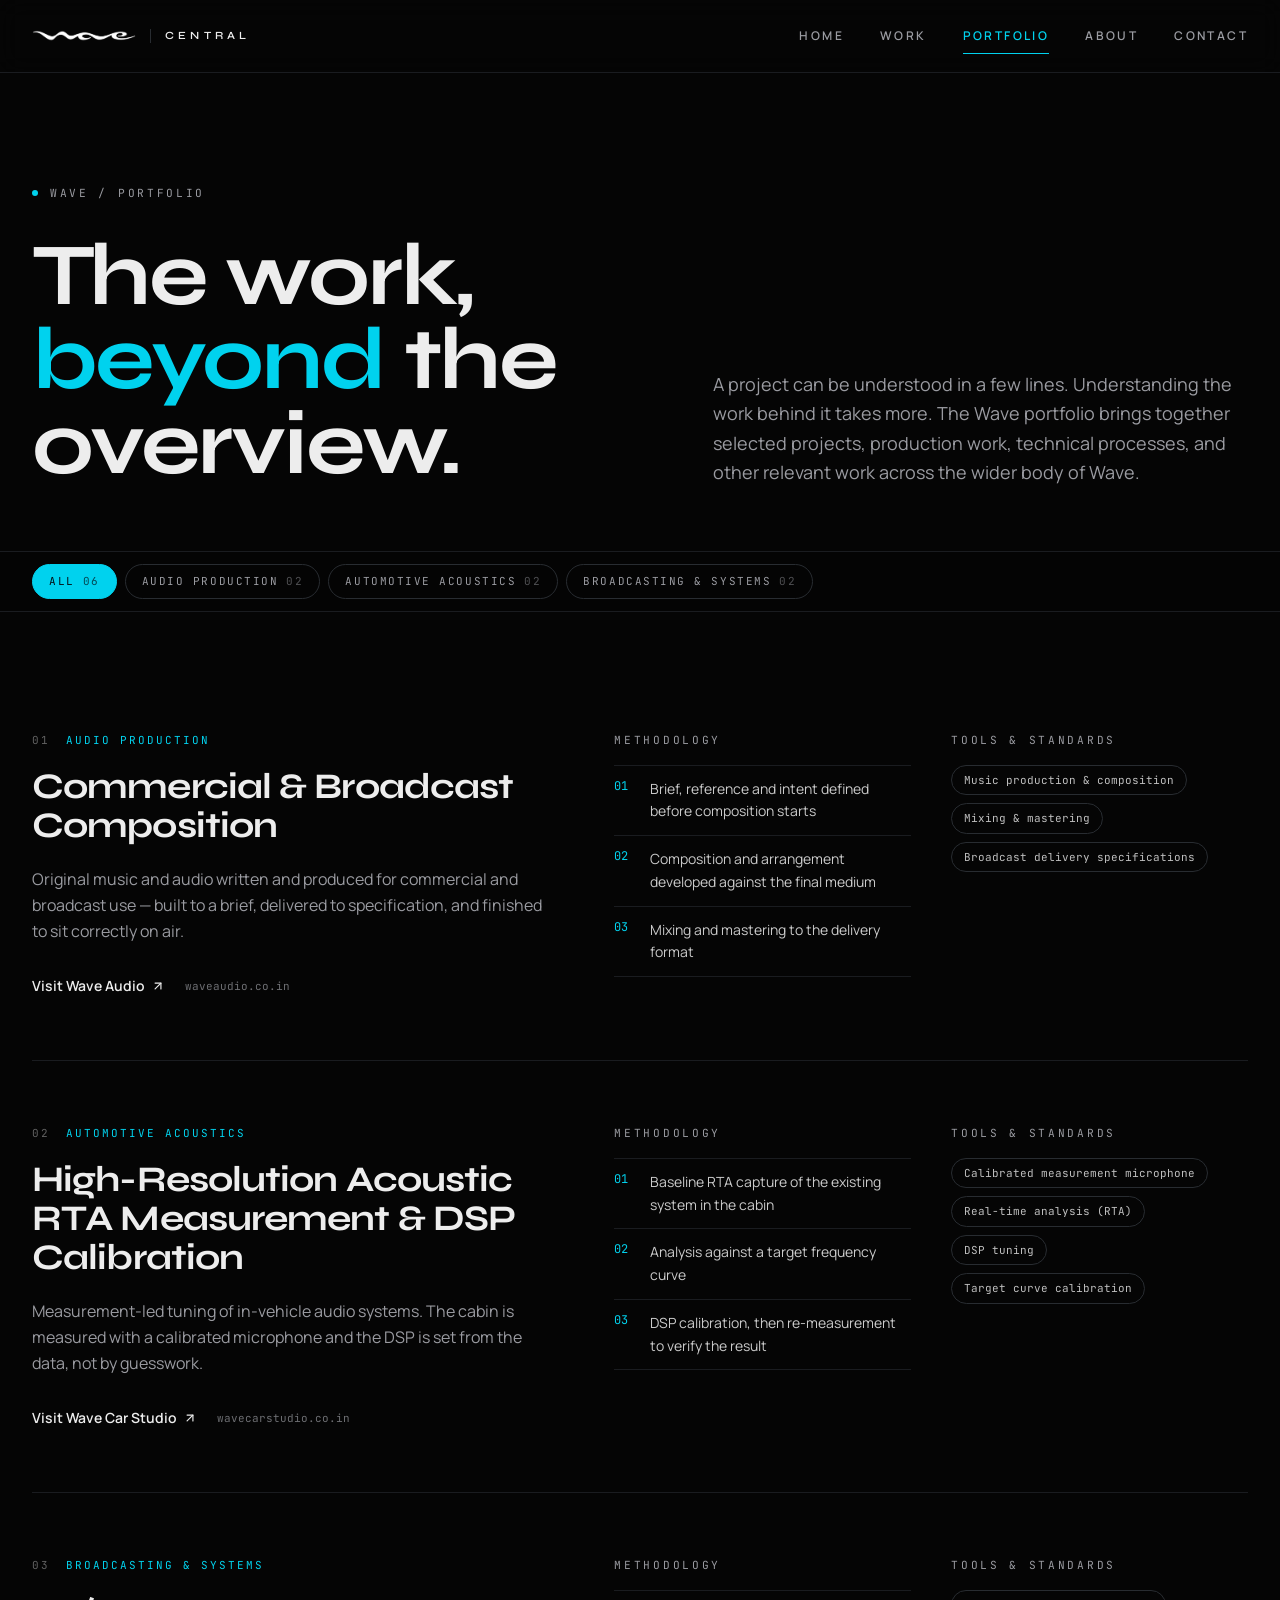
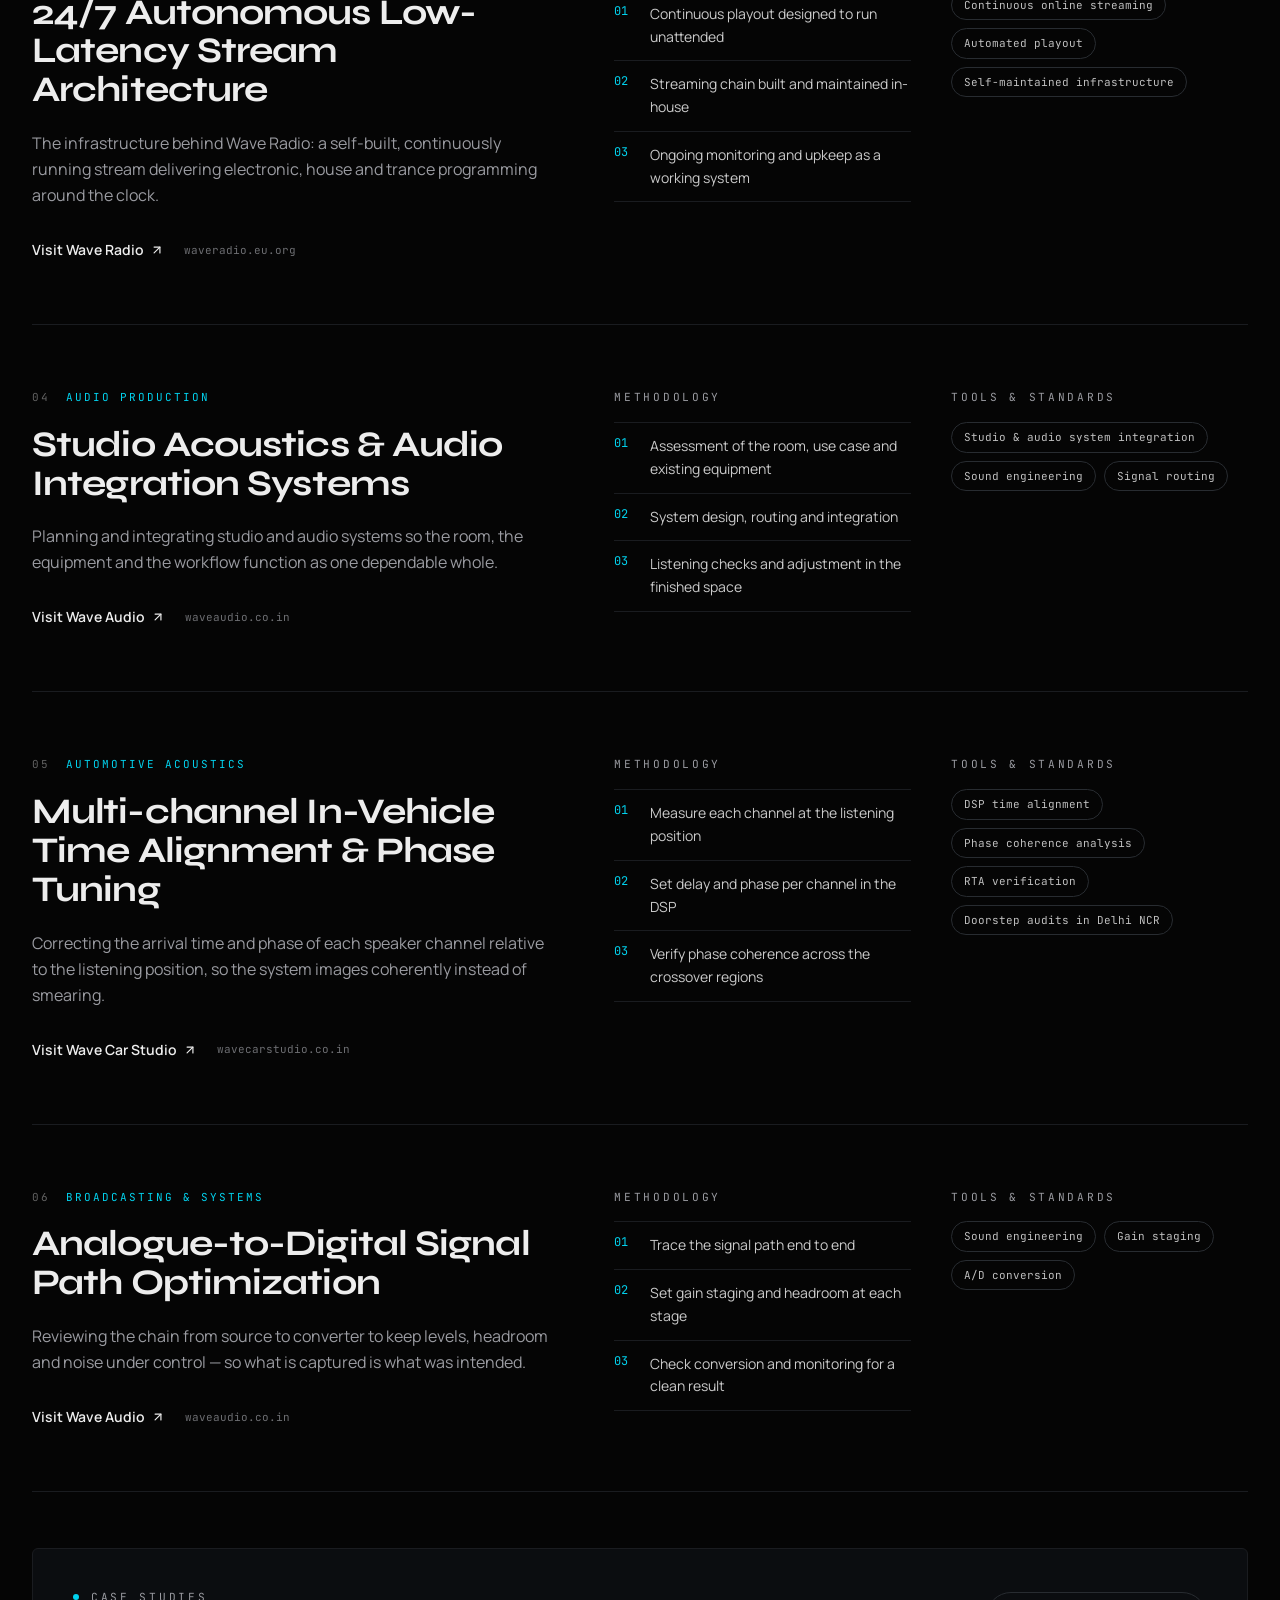
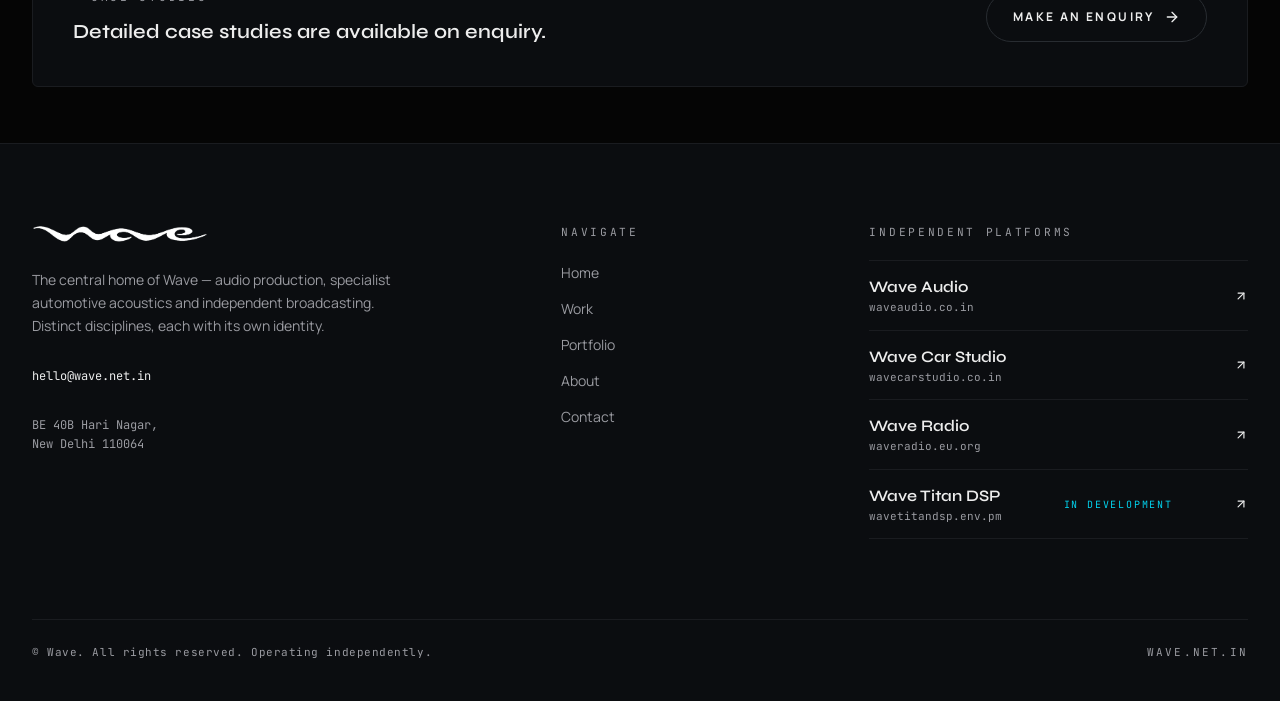
<file: portfolio.html>
<!doctype html>
<html lang="en">
  <head>
    <meta charset="utf-8">
    <meta name="viewport" content="width=device-width, initial-scale=1">
    <title>Portfolio — The work, beyond the overview | Wave</title>
    <meta name="description" content="Selected Wave projects across audio production, automotive RTA measurement and DSP calibration, and 24/7 broadcasting infrastructure.">
    <meta name="author" content="Wave">
    <meta name="theme-color" content="#050505">
    <meta name="robots" content="index, follow, max-image-preview:large, max-snippet:-1, max-video-preview:-1">
    <link rel="canonical" href="https://wave.net.in/portfolio.html">
    <meta property="og:site_name" content="Wave">
    <meta property="og:type" content="website">
    <meta property="og:title" content="Portfolio — The work, beyond the overview | Wave">
    <meta property="og:description" content="Production work, technical processes and broadcasting systems across the wider body of Wave.">
    <meta property="og:url" content="https://wave.net.in/portfolio/">
    <meta property="og:image" content="https://wave.net.in/img/og-image.png">
    <meta property="og:image:width" content="1200">
    <meta property="og:image:height" content="630">
    <meta property="og:image:alt" content="Wave — a body of work, connected by Wave.">
    <meta property="og:locale" content="en_IN">
    <meta name="twitter:card" content="summary_large_image">
    <meta name="twitter:title" content="Portfolio — The work, beyond the overview | Wave">
    <meta name="twitter:description" content="Production work, technical processes and broadcasting systems across the wider body of Wave.">
    <meta name="twitter:image" content="https://wave.net.in/img/og-image.png">
    <link rel="icon" href="favicon.ico" sizes="any">
    <link rel="icon" type="image/png" sizes="192x192" href="img/icon-192.png">
    <link rel="apple-touch-icon" href="img/apple-touch-icon.png">
    <link rel="manifest" href="site.webmanifest">
    <link rel="preload" as="image" href="img/wave-logo.png">
    <link rel="stylesheet" href="css/fonts.css">
    <link rel="stylesheet" href="css/styles.css">
    <style>.wc-grid-fix>*{min-width:0}</style>
    <script type="application/ld+json">{"@context":"https://schema.org","@type":"Organization","@id":"https://wave.net.in/#organization","name":"Wave","url":"https://wave.net.in/","logo":{"@type":"ImageObject","url":"https://wave.net.in/img/wave-logo.png","width":7680,"height":951},"email":"hello@wave.net.in","telephone":"+91 98189 81161","address":{"@type":"PostalAddress","streetAddress":"BE 40B Hari Nagar","addressLocality":"New Delhi","addressRegion":"Delhi","postalCode":"110064","addressCountry":"IN"},"areaServed":{"@type":"AdministrativeArea","name":"Delhi NCR"},"description":"The central home of Wave: audio production, specialist automotive acoustics and independent broadcasting.","sameAs":["https://waveaudio.co.in","https://wavecarstudio.co.in","https://waveradio.eu.org"]}</script>
    <script type="application/ld+json">{"@context":"https://schema.org","@type":"BreadcrumbList","itemListElement":[{"@type":"ListItem","position":1,"name":"Home","item":"https://wave.net.in/"},{"@type":"ListItem","position":2,"name":"Portfolio","item":"https://wave.net.in/portfolio/"}]}</script>
    <script type="application/ld+json">{"@context":"https://schema.org","@type":"CollectionPage","@id":"https://wave.net.in/portfolio/#page","url":"https://wave.net.in/portfolio/","name":"Portfolio — The work, beyond the overview | Wave","description":"Selected Wave projects across audio production, automotive RTA measurement and DSP calibration, and 24/7 broadcasting infrastructure.","isPartOf":{"@id":"https://wave.net.in/#website"},"about":{"@id":"https://wave.net.in/#organization"},"inLanguage":"en"}</script>
  </head>
  <body data-page="/portfolio">
    <div class="flex min-h-screen flex-col"><header class="sticky top-0 z-50 border-b border-hairline bg-background/80 backdrop-blur-md"><div class="mx-auto flex h-[4.5rem] max-w-7xl items-center justify-between gap-6 px-5 sm:px-8"><a aria-label="Wave Central — home" class="min-w-0" href="index.html"><span class="flex items-center gap-3.5"><img src="img/wave-logo.png" alt="Wave" width="7680" height="951" class="block h-auto select-none w-[104px] shrink-0" draggable="false"/><span class="h-3.5 w-px shrink-0 bg-hairline-strong" aria-hidden="true"></span><span class="font-display text-[11px] font-semibold tracking-[0.38em] text-foreground">CENTRAL</span></span></a><nav aria-label="Primary" class="hidden items-center gap-9 lg:flex"><a class="group relative font-sans font-semibold uppercase text-muted-foreground transition-colors hover:text-foreground py-2 text-[12px] tracking-[0.2em]" href="index.html">Home<span class="absolute inset-x-0 -bottom-[1px] h-px origin-left bg-primary transition-transform scale-x-0 group-hover:scale-x-100 group-hover:bg-foreground/40" aria-hidden="true"></span></a><a class="group relative font-sans font-semibold uppercase text-muted-foreground transition-colors hover:text-foreground py-2 text-[12px] tracking-[0.2em]" href="work.html">Work<span class="absolute inset-x-0 -bottom-[1px] h-px origin-left bg-primary transition-transform scale-x-0 group-hover:scale-x-100 group-hover:bg-foreground/40" aria-hidden="true"></span></a><a class="group relative font-sans font-semibold uppercase text-muted-foreground transition-colors hover:text-foreground py-2 text-[12px] tracking-[0.2em] text-primary hover:text-primary" aria-current="page" href="portfolio.html" data-status="active">Portfolio<span class="absolute inset-x-0 -bottom-[1px] h-px origin-left bg-primary transition-transform scale-x-100" aria-hidden="true"></span></a><a class="group relative font-sans font-semibold uppercase text-muted-foreground transition-colors hover:text-foreground py-2 text-[12px] tracking-[0.2em]" href="about.html">About<span class="absolute inset-x-0 -bottom-[1px] h-px origin-left bg-primary transition-transform scale-x-0 group-hover:scale-x-100 group-hover:bg-foreground/40" aria-hidden="true"></span></a><a class="group relative font-sans font-semibold uppercase text-muted-foreground transition-colors hover:text-foreground py-2 text-[12px] tracking-[0.2em]" href="contact.html">Contact<span class="absolute inset-x-0 -bottom-[1px] h-px origin-left bg-primary transition-transform scale-x-0 group-hover:scale-x-100 group-hover:bg-foreground/40" aria-hidden="true"></span></a></nav><button type="button" class="inline-flex h-10 w-10 items-center justify-center rounded-full border border-hairline-strong text-foreground lg:hidden" aria-label="Open menu" aria-expanded="false"><svg data-icon="open" xmlns="http://www.w3.org/2000/svg" width="24" height="24" viewBox="0 0 24 24" fill="none" stroke="currentColor" stroke-width="2" stroke-linecap="round" stroke-linejoin="round" class="lucide lucide-menu h-4 w-4" aria-hidden="true"><path d="M4 12h16"></path><path d="M4 18h16"></path><path d="M4 6h16"></path></svg><svg data-icon="close" xmlns="http://www.w3.org/2000/svg" width="24" height="24" viewBox="0 0 24 24" fill="none" stroke="currentColor" stroke-width="2" stroke-linecap="round" stroke-linejoin="round" class="lucide lucide-x hidden h-4 w-4" aria-hidden="true"><path d="M18 6 6 18"></path><path d="m6 6 12 12"></path></svg></button></div></header><div id="mobile-menu" class="fixed inset-x-0 top-[4.5rem] bottom-0 z-40 hidden overflow-y-auto border-t border-hairline bg-background lg:hidden"><div class="mx-auto max-w-7xl px-5 py-8 sm:px-8"><nav aria-label="Mobile" class="flex flex-col"><a class="flex items-center justify-between border-b border-hairline py-5 font-display text-2xl tracking-tight text-muted-foreground transition-colors hover:text-foreground" href="index.html">Home</a><a class="flex items-center justify-between border-b border-hairline py-5 font-display text-2xl tracking-tight text-muted-foreground transition-colors hover:text-foreground" href="work.html">Work</a><a class="flex items-center justify-between border-b border-hairline py-5 font-display text-2xl tracking-tight text-muted-foreground transition-colors hover:text-foreground text-primary hover:text-primary" href="portfolio.html" aria-current="page">Portfolio<span class="h-1.5 w-1.5 rounded-full bg-primary" aria-hidden="true"></span></a><a class="flex items-center justify-between border-b border-hairline py-5 font-display text-2xl tracking-tight text-muted-foreground transition-colors hover:text-foreground" href="about.html">About</a><a class="flex items-center justify-between border-b border-hairline py-5 font-display text-2xl tracking-tight text-muted-foreground transition-colors hover:text-foreground" href="contact.html">Contact</a></nav><p class="mt-10 font-mono text-[11px] tracking-[0.2em] text-muted-foreground uppercase">wave.net.in</p></div></div><main class="flex-1"><section class="border-b border-hairline"><div class="mx-auto max-w-7xl px-5 pt-20 pb-16 sm:px-8 sm:pt-28"><p class="eyebrow flex items-center gap-3"><span class="h-1.5 w-1.5 shrink-0 rounded-full bg-primary" aria-hidden="true"></span>Wave / Portfolio</p><div class="mt-8 grid gap-10 lg:grid-cols-[1.2fr_1fr] lg:items-end"><h1 class="font-display text-[clamp(2.6rem,7vw,5.5rem)] leading-[0.96] font-bold tracking-tight">The work, <span class="text-primary">beyond</span> the overview.</h1><p class="text-base leading-relaxed text-muted-foreground lg:text-lg">A project can be understood in a few lines. Understanding the work behind it takes more. The Wave portfolio brings together selected projects, production work, technical processes, and other relevant work across the wider body of Wave.</p></div></div></section><section><div class="sticky top-[4.5rem] z-30 border-b border-hairline bg-background/90 backdrop-blur-md"><div class="mx-auto flex max-w-7xl items-center gap-2 overflow-x-auto px-5 py-3 sm:px-8" role="tablist" aria-label="Filter portfolio"><button type="button" role="tab" aria-selected="true" class="inline-flex shrink-0 items-center gap-2 rounded-full border px-4 py-2 font-mono text-[11px] tracking-[0.14em] uppercase transition-colors border-primary bg-primary text-primary-foreground" data-filter="All">All<span class="tabular-nums opacity-70">06</span></button><button type="button" role="tab" aria-selected="false" class="inline-flex shrink-0 items-center gap-2 rounded-full border px-4 py-2 font-mono text-[11px] tracking-[0.14em] uppercase transition-colors border-hairline-strong text-muted-foreground hover:text-foreground" data-filter="Audio Production">Audio Production<span class="tabular-nums opacity-50">02</span></button><button type="button" role="tab" aria-selected="false" class="inline-flex shrink-0 items-center gap-2 rounded-full border px-4 py-2 font-mono text-[11px] tracking-[0.14em] uppercase transition-colors border-hairline-strong text-muted-foreground hover:text-foreground" data-filter="Automotive Acoustics">Automotive Acoustics<span class="tabular-nums opacity-50">02</span></button><button type="button" role="tab" aria-selected="false" class="inline-flex shrink-0 items-center gap-2 rounded-full border px-4 py-2 font-mono text-[11px] tracking-[0.14em] uppercase transition-colors border-hairline-strong text-muted-foreground hover:text-foreground" data-filter="Broadcasting &amp; Systems">Broadcasting &amp; Systems<span class="tabular-nums opacity-50">02</span></button></div></div><div class="mx-auto max-w-7xl px-5 py-10 sm:px-8 sm:py-14"><ol><li class="grid gap-8 border-b border-hairline py-12 lg:grid-cols-[minmax(0,0.9fr)_minmax(0,1.1fr)] lg:gap-16 lg:py-16" data-category="Audio Production"><div><div class="flex flex-wrap items-center gap-x-4 gap-y-1 font-mono text-[11px] tracking-[0.18em] uppercase"><span class="text-foreground/40 tabular-nums">01</span><span class="text-primary">Audio Production</span></div><h2 class="mt-5 font-display text-[clamp(1.6rem,3vw,2.25rem)] leading-[1.08] font-bold tracking-tight">Commercial &amp; Broadcast Composition</h2><p class="mt-5 text-base leading-relaxed text-muted-foreground">Original music and audio written and produced for commercial and broadcast use — built to a brief, delivered to specification, and finished to sit correctly on air.</p><div class="mt-8 flex flex-wrap items-center gap-x-5 gap-y-2"><a href="https://waveaudio.co.in" target="_blank" rel="noopener" class="group inline-flex items-center gap-1.5 text-sm font-semibold text-foreground hover:text-primary">Visit Wave Audio<svg xmlns="http://www.w3.org/2000/svg" width="24" height="24" viewBox="0 0 24 24" fill="none" stroke="currentColor" stroke-width="2" stroke-linecap="round" stroke-linejoin="round" class="lucide lucide-arrow-up-right h-3.5 w-3.5 shrink-0 transition-transform group-hover:-translate-y-0.5 group-hover:translate-x-0.5" aria-hidden="true"><path d="M7 7h10v10"></path><path d="M7 17 17 7"></path></svg></a><span class="font-mono text-[11px] text-muted-foreground/70">waveaudio.co.in</span></div></div><div class="grid gap-10 sm:grid-cols-2"><div><p class="eyebrow">Methodology</p><ol class="mt-4 border-t border-hairline"><li class="grid grid-cols-[2.25rem_1fr] border-b border-hairline py-3 text-sm leading-relaxed text-foreground/85"><span class="font-mono text-xs text-primary tabular-nums">01</span><span>Brief, reference and intent defined before composition starts</span></li><li class="grid grid-cols-[2.25rem_1fr] border-b border-hairline py-3 text-sm leading-relaxed text-foreground/85"><span class="font-mono text-xs text-primary tabular-nums">02</span><span>Composition and arrangement developed against the final medium</span></li><li class="grid grid-cols-[2.25rem_1fr] border-b border-hairline py-3 text-sm leading-relaxed text-foreground/85"><span class="font-mono text-xs text-primary tabular-nums">03</span><span>Mixing and mastering to the delivery format</span></li></ol></div><div><p class="eyebrow">Tools &amp; standards</p><ul class="mt-4 flex flex-wrap gap-2"><li class="rounded-full border border-hairline-strong px-3 py-1.5 font-mono text-[11px] text-foreground/80">Music production &amp; composition</li><li class="rounded-full border border-hairline-strong px-3 py-1.5 font-mono text-[11px] text-foreground/80">Mixing &amp; mastering</li><li class="rounded-full border border-hairline-strong px-3 py-1.5 font-mono text-[11px] text-foreground/80">Broadcast delivery specifications</li></ul></div></div></li><li class="grid gap-8 border-b border-hairline py-12 lg:grid-cols-[minmax(0,0.9fr)_minmax(0,1.1fr)] lg:gap-16 lg:py-16" data-category="Automotive Acoustics"><div><div class="flex flex-wrap items-center gap-x-4 gap-y-1 font-mono text-[11px] tracking-[0.18em] uppercase"><span class="text-foreground/40 tabular-nums">02</span><span class="text-primary">Automotive Acoustics</span></div><h2 class="mt-5 font-display text-[clamp(1.6rem,3vw,2.25rem)] leading-[1.08] font-bold tracking-tight">High-Resolution Acoustic RTA Measurement &amp; DSP Calibration</h2><p class="mt-5 text-base leading-relaxed text-muted-foreground">Measurement-led tuning of in-vehicle audio systems. The cabin is measured with a calibrated microphone and the DSP is set from the data, not by guesswork.</p><div class="mt-8 flex flex-wrap items-center gap-x-5 gap-y-2"><a href="https://wavecarstudio.co.in" target="_blank" rel="noopener" class="group inline-flex items-center gap-1.5 text-sm font-semibold text-foreground hover:text-primary">Visit Wave Car Studio<svg xmlns="http://www.w3.org/2000/svg" width="24" height="24" viewBox="0 0 24 24" fill="none" stroke="currentColor" stroke-width="2" stroke-linecap="round" stroke-linejoin="round" class="lucide lucide-arrow-up-right h-3.5 w-3.5 shrink-0 transition-transform group-hover:-translate-y-0.5 group-hover:translate-x-0.5" aria-hidden="true"><path d="M7 7h10v10"></path><path d="M7 17 17 7"></path></svg></a><span class="font-mono text-[11px] text-muted-foreground/70">wavecarstudio.co.in</span></div></div><div class="grid gap-10 sm:grid-cols-2"><div><p class="eyebrow">Methodology</p><ol class="mt-4 border-t border-hairline"><li class="grid grid-cols-[2.25rem_1fr] border-b border-hairline py-3 text-sm leading-relaxed text-foreground/85"><span class="font-mono text-xs text-primary tabular-nums">01</span><span>Baseline RTA capture of the existing system in the cabin</span></li><li class="grid grid-cols-[2.25rem_1fr] border-b border-hairline py-3 text-sm leading-relaxed text-foreground/85"><span class="font-mono text-xs text-primary tabular-nums">02</span><span>Analysis against a target frequency curve</span></li><li class="grid grid-cols-[2.25rem_1fr] border-b border-hairline py-3 text-sm leading-relaxed text-foreground/85"><span class="font-mono text-xs text-primary tabular-nums">03</span><span>DSP calibration, then re-measurement to verify the result</span></li></ol></div><div><p class="eyebrow">Tools &amp; standards</p><ul class="mt-4 flex flex-wrap gap-2"><li class="rounded-full border border-hairline-strong px-3 py-1.5 font-mono text-[11px] text-foreground/80">Calibrated measurement microphone</li><li class="rounded-full border border-hairline-strong px-3 py-1.5 font-mono text-[11px] text-foreground/80">Real-time analysis (RTA)</li><li class="rounded-full border border-hairline-strong px-3 py-1.5 font-mono text-[11px] text-foreground/80">DSP tuning</li><li class="rounded-full border border-hairline-strong px-3 py-1.5 font-mono text-[11px] text-foreground/80">Target curve calibration</li></ul></div></div></li><li class="grid gap-8 border-b border-hairline py-12 lg:grid-cols-[minmax(0,0.9fr)_minmax(0,1.1fr)] lg:gap-16 lg:py-16" data-category="Broadcasting &amp; Systems"><div><div class="flex flex-wrap items-center gap-x-4 gap-y-1 font-mono text-[11px] tracking-[0.18em] uppercase"><span class="text-foreground/40 tabular-nums">03</span><span class="text-primary">Broadcasting &amp; Systems</span></div><h2 class="mt-5 font-display text-[clamp(1.6rem,3vw,2.25rem)] leading-[1.08] font-bold tracking-tight">24/7 Autonomous Low-Latency Stream Architecture</h2><p class="mt-5 text-base leading-relaxed text-muted-foreground">The infrastructure behind Wave Radio: a self-built, continuously running stream delivering electronic, house and trance programming around the clock.</p><div class="mt-8 flex flex-wrap items-center gap-x-5 gap-y-2"><a href="https://waveradio.eu.org" target="_blank" rel="noopener" class="group inline-flex items-center gap-1.5 text-sm font-semibold text-foreground hover:text-primary">Visit Wave Radio<svg xmlns="http://www.w3.org/2000/svg" width="24" height="24" viewBox="0 0 24 24" fill="none" stroke="currentColor" stroke-width="2" stroke-linecap="round" stroke-linejoin="round" class="lucide lucide-arrow-up-right h-3.5 w-3.5 shrink-0 transition-transform group-hover:-translate-y-0.5 group-hover:translate-x-0.5" aria-hidden="true"><path d="M7 7h10v10"></path><path d="M7 17 17 7"></path></svg></a><span class="font-mono text-[11px] text-muted-foreground/70">waveradio.eu.org</span></div></div><div class="grid gap-10 sm:grid-cols-2"><div><p class="eyebrow">Methodology</p><ol class="mt-4 border-t border-hairline"><li class="grid grid-cols-[2.25rem_1fr] border-b border-hairline py-3 text-sm leading-relaxed text-foreground/85"><span class="font-mono text-xs text-primary tabular-nums">01</span><span>Continuous playout designed to run unattended</span></li><li class="grid grid-cols-[2.25rem_1fr] border-b border-hairline py-3 text-sm leading-relaxed text-foreground/85"><span class="font-mono text-xs text-primary tabular-nums">02</span><span>Streaming chain built and maintained in-house</span></li><li class="grid grid-cols-[2.25rem_1fr] border-b border-hairline py-3 text-sm leading-relaxed text-foreground/85"><span class="font-mono text-xs text-primary tabular-nums">03</span><span>Ongoing monitoring and upkeep as a working system</span></li></ol></div><div><p class="eyebrow">Tools &amp; standards</p><ul class="mt-4 flex flex-wrap gap-2"><li class="rounded-full border border-hairline-strong px-3 py-1.5 font-mono text-[11px] text-foreground/80">Continuous online streaming</li><li class="rounded-full border border-hairline-strong px-3 py-1.5 font-mono text-[11px] text-foreground/80">Automated playout</li><li class="rounded-full border border-hairline-strong px-3 py-1.5 font-mono text-[11px] text-foreground/80">Self-maintained infrastructure</li></ul></div></div></li><li class="grid gap-8 border-b border-hairline py-12 lg:grid-cols-[minmax(0,0.9fr)_minmax(0,1.1fr)] lg:gap-16 lg:py-16" data-category="Audio Production"><div><div class="flex flex-wrap items-center gap-x-4 gap-y-1 font-mono text-[11px] tracking-[0.18em] uppercase"><span class="text-foreground/40 tabular-nums">04</span><span class="text-primary">Audio Production</span></div><h2 class="mt-5 font-display text-[clamp(1.6rem,3vw,2.25rem)] leading-[1.08] font-bold tracking-tight">Studio Acoustics &amp; Audio Integration Systems</h2><p class="mt-5 text-base leading-relaxed text-muted-foreground">Planning and integrating studio and audio systems so the room, the equipment and the workflow function as one dependable whole.</p><div class="mt-8 flex flex-wrap items-center gap-x-5 gap-y-2"><a href="https://waveaudio.co.in" target="_blank" rel="noopener" class="group inline-flex items-center gap-1.5 text-sm font-semibold text-foreground hover:text-primary">Visit Wave Audio<svg xmlns="http://www.w3.org/2000/svg" width="24" height="24" viewBox="0 0 24 24" fill="none" stroke="currentColor" stroke-width="2" stroke-linecap="round" stroke-linejoin="round" class="lucide lucide-arrow-up-right h-3.5 w-3.5 shrink-0 transition-transform group-hover:-translate-y-0.5 group-hover:translate-x-0.5" aria-hidden="true"><path d="M7 7h10v10"></path><path d="M7 17 17 7"></path></svg></a><span class="font-mono text-[11px] text-muted-foreground/70">waveaudio.co.in</span></div></div><div class="grid gap-10 sm:grid-cols-2"><div><p class="eyebrow">Methodology</p><ol class="mt-4 border-t border-hairline"><li class="grid grid-cols-[2.25rem_1fr] border-b border-hairline py-3 text-sm leading-relaxed text-foreground/85"><span class="font-mono text-xs text-primary tabular-nums">01</span><span>Assessment of the room, use case and existing equipment</span></li><li class="grid grid-cols-[2.25rem_1fr] border-b border-hairline py-3 text-sm leading-relaxed text-foreground/85"><span class="font-mono text-xs text-primary tabular-nums">02</span><span>System design, routing and integration</span></li><li class="grid grid-cols-[2.25rem_1fr] border-b border-hairline py-3 text-sm leading-relaxed text-foreground/85"><span class="font-mono text-xs text-primary tabular-nums">03</span><span>Listening checks and adjustment in the finished space</span></li></ol></div><div><p class="eyebrow">Tools &amp; standards</p><ul class="mt-4 flex flex-wrap gap-2"><li class="rounded-full border border-hairline-strong px-3 py-1.5 font-mono text-[11px] text-foreground/80">Studio &amp; audio system integration</li><li class="rounded-full border border-hairline-strong px-3 py-1.5 font-mono text-[11px] text-foreground/80">Sound engineering</li><li class="rounded-full border border-hairline-strong px-3 py-1.5 font-mono text-[11px] text-foreground/80">Signal routing</li></ul></div></div></li><li class="grid gap-8 border-b border-hairline py-12 lg:grid-cols-[minmax(0,0.9fr)_minmax(0,1.1fr)] lg:gap-16 lg:py-16" data-category="Automotive Acoustics"><div><div class="flex flex-wrap items-center gap-x-4 gap-y-1 font-mono text-[11px] tracking-[0.18em] uppercase"><span class="text-foreground/40 tabular-nums">05</span><span class="text-primary">Automotive Acoustics</span></div><h2 class="mt-5 font-display text-[clamp(1.6rem,3vw,2.25rem)] leading-[1.08] font-bold tracking-tight">Multi-channel In-Vehicle Time Alignment &amp; Phase Tuning</h2><p class="mt-5 text-base leading-relaxed text-muted-foreground">Correcting the arrival time and phase of each speaker channel relative to the listening position, so the system images coherently instead of smearing.</p><div class="mt-8 flex flex-wrap items-center gap-x-5 gap-y-2"><a href="https://wavecarstudio.co.in" target="_blank" rel="noopener" class="group inline-flex items-center gap-1.5 text-sm font-semibold text-foreground hover:text-primary">Visit Wave Car Studio<svg xmlns="http://www.w3.org/2000/svg" width="24" height="24" viewBox="0 0 24 24" fill="none" stroke="currentColor" stroke-width="2" stroke-linecap="round" stroke-linejoin="round" class="lucide lucide-arrow-up-right h-3.5 w-3.5 shrink-0 transition-transform group-hover:-translate-y-0.5 group-hover:translate-x-0.5" aria-hidden="true"><path d="M7 7h10v10"></path><path d="M7 17 17 7"></path></svg></a><span class="font-mono text-[11px] text-muted-foreground/70">wavecarstudio.co.in</span></div></div><div class="grid gap-10 sm:grid-cols-2"><div><p class="eyebrow">Methodology</p><ol class="mt-4 border-t border-hairline"><li class="grid grid-cols-[2.25rem_1fr] border-b border-hairline py-3 text-sm leading-relaxed text-foreground/85"><span class="font-mono text-xs text-primary tabular-nums">01</span><span>Measure each channel at the listening position</span></li><li class="grid grid-cols-[2.25rem_1fr] border-b border-hairline py-3 text-sm leading-relaxed text-foreground/85"><span class="font-mono text-xs text-primary tabular-nums">02</span><span>Set delay and phase per channel in the DSP</span></li><li class="grid grid-cols-[2.25rem_1fr] border-b border-hairline py-3 text-sm leading-relaxed text-foreground/85"><span class="font-mono text-xs text-primary tabular-nums">03</span><span>Verify phase coherence across the crossover regions</span></li></ol></div><div><p class="eyebrow">Tools &amp; standards</p><ul class="mt-4 flex flex-wrap gap-2"><li class="rounded-full border border-hairline-strong px-3 py-1.5 font-mono text-[11px] text-foreground/80">DSP time alignment</li><li class="rounded-full border border-hairline-strong px-3 py-1.5 font-mono text-[11px] text-foreground/80">Phase coherence analysis</li><li class="rounded-full border border-hairline-strong px-3 py-1.5 font-mono text-[11px] text-foreground/80">RTA verification</li><li class="rounded-full border border-hairline-strong px-3 py-1.5 font-mono text-[11px] text-foreground/80">Doorstep audits in Delhi NCR</li></ul></div></div></li><li class="grid gap-8 border-b border-hairline py-12 lg:grid-cols-[minmax(0,0.9fr)_minmax(0,1.1fr)] lg:gap-16 lg:py-16" data-category="Broadcasting &amp; Systems"><div><div class="flex flex-wrap items-center gap-x-4 gap-y-1 font-mono text-[11px] tracking-[0.18em] uppercase"><span class="text-foreground/40 tabular-nums">06</span><span class="text-primary">Broadcasting &amp; Systems</span></div><h2 class="mt-5 font-display text-[clamp(1.6rem,3vw,2.25rem)] leading-[1.08] font-bold tracking-tight">Analogue-to-Digital Signal Path Optimization</h2><p class="mt-5 text-base leading-relaxed text-muted-foreground">Reviewing the chain from source to converter to keep levels, headroom and noise under control — so what is captured is what was intended.</p><div class="mt-8 flex flex-wrap items-center gap-x-5 gap-y-2"><a href="https://waveaudio.co.in" target="_blank" rel="noopener" class="group inline-flex items-center gap-1.5 text-sm font-semibold text-foreground hover:text-primary">Visit Wave Audio<svg xmlns="http://www.w3.org/2000/svg" width="24" height="24" viewBox="0 0 24 24" fill="none" stroke="currentColor" stroke-width="2" stroke-linecap="round" stroke-linejoin="round" class="lucide lucide-arrow-up-right h-3.5 w-3.5 shrink-0 transition-transform group-hover:-translate-y-0.5 group-hover:translate-x-0.5" aria-hidden="true"><path d="M7 7h10v10"></path><path d="M7 17 17 7"></path></svg></a><span class="font-mono text-[11px] text-muted-foreground/70">waveaudio.co.in</span></div></div><div class="grid gap-10 sm:grid-cols-2"><div><p class="eyebrow">Methodology</p><ol class="mt-4 border-t border-hairline"><li class="grid grid-cols-[2.25rem_1fr] border-b border-hairline py-3 text-sm leading-relaxed text-foreground/85"><span class="font-mono text-xs text-primary tabular-nums">01</span><span>Trace the signal path end to end</span></li><li class="grid grid-cols-[2.25rem_1fr] border-b border-hairline py-3 text-sm leading-relaxed text-foreground/85"><span class="font-mono text-xs text-primary tabular-nums">02</span><span>Set gain staging and headroom at each stage</span></li><li class="grid grid-cols-[2.25rem_1fr] border-b border-hairline py-3 text-sm leading-relaxed text-foreground/85"><span class="font-mono text-xs text-primary tabular-nums">03</span><span>Check conversion and monitoring for a clean result</span></li></ol></div><div><p class="eyebrow">Tools &amp; standards</p><ul class="mt-4 flex flex-wrap gap-2"><li class="rounded-full border border-hairline-strong px-3 py-1.5 font-mono text-[11px] text-foreground/80">Sound engineering</li><li class="rounded-full border border-hairline-strong px-3 py-1.5 font-mono text-[11px] text-foreground/80">Gain staging</li><li class="rounded-full border border-hairline-strong px-3 py-1.5 font-mono text-[11px] text-foreground/80">A/D conversion</li></ul></div></div></li></ol><div class="mt-14 flex flex-col gap-6 rounded-md border border-hairline bg-surface p-7 sm:flex-row sm:items-center sm:justify-between sm:p-10"><div><p class="eyebrow flex items-center gap-3"><span class="h-1.5 w-1.5 shrink-0 rounded-full bg-primary" aria-hidden="true"></span>Case studies</p><p class="mt-3 font-display text-xl font-semibold">Detailed case studies are available on enquiry.</p></div><a class="btn-pill border border-hairline-strong text-foreground hover:border-foreground/50 focus-visible:outline-none focus-visible:ring-2 focus-visible:ring-ring self-start sm:self-auto" href="contact.html">Make an enquiry<svg xmlns="http://www.w3.org/2000/svg" width="24" height="24" viewBox="0 0 24 24" fill="none" stroke="currentColor" stroke-width="2" stroke-linecap="round" stroke-linejoin="round" class="lucide lucide-arrow-right h-4 w-4" aria-hidden="true"><path d="M5 12h14"></path><path d="m12 5 7 7-7 7"></path></svg></a></div></div></section></main><footer class="border-t border-hairline bg-surface"><div class="mx-auto max-w-7xl px-5 pt-20 pb-10 sm:px-8"><div class="grid gap-14 md:grid-cols-2 lg:grid-cols-[1.5fr_0.8fr_1.2fr]"><div class="space-y-6"><img src="img/wave-logo.png" alt="Wave" width="7680" height="951" class="block h-auto select-none w-44" draggable="false"/><p class="max-w-sm text-sm leading-relaxed text-muted-foreground">The central home of Wave — audio production, specialist automotive acoustics and independent broadcasting. Distinct disciplines, each with its own identity.</p><a href="mailto:hello@wave.net.in" class="inline-block font-mono text-xs text-foreground transition-colors hover:text-primary">hello@wave.net.in</a><a href="https://www.google.com/maps/search/?api=1&query=BE%2040B%20Hari%20Nagar%2C%20New%20Delhi%20110064" target="_blank" rel="noopener" class="mt-2 block font-mono text-xs leading-relaxed text-muted-foreground transition-colors hover:text-primary">BE 40B Hari Nagar,<br class="sm:hidden"> New Delhi 110064</a></div><div class="space-y-5"><p class="eyebrow">Navigate</p><ul class="space-y-3"><li><a class="text-sm text-muted-foreground transition-colors hover:text-foreground" href="index.html">Home</a></li><li><a class="text-sm text-muted-foreground transition-colors hover:text-foreground" href="work.html">Work</a></li><li><a class="text-sm text-muted-foreground transition-colors hover:text-foreground active" href="portfolio.html" data-status="active" aria-current="page">Portfolio</a></li><li><a class="text-sm text-muted-foreground transition-colors hover:text-foreground" href="about.html">About</a></li><li><a class="text-sm text-muted-foreground transition-colors hover:text-foreground" href="contact.html">Contact</a></li></ul></div><div class="space-y-5"><p class="eyebrow">Independent platforms</p><ul class="divide-y divide-hairline border-y border-hairline"><li><a href="https://waveaudio.co.in" target="_blank" rel="noopener" class="group flex w-full items-center justify-between gap-4 py-3.5 text-foreground transition-colors hover:text-primary"><span class="flex flex-col"><span class="font-display text-base font-semibold">Wave Audio</span><span class="font-mono text-[11px] text-muted-foreground">waveaudio.co.in</span></span><svg xmlns="http://www.w3.org/2000/svg" width="24" height="24" viewBox="0 0 24 24" fill="none" stroke="currentColor" stroke-width="2" stroke-linecap="round" stroke-linejoin="round" class="lucide lucide-arrow-up-right h-3.5 w-3.5 shrink-0 transition-transform group-hover:-translate-y-0.5 group-hover:translate-x-0.5" aria-hidden="true"><path d="M7 7h10v10"></path><path d="M7 17 17 7"></path></svg></a></li><li><a href="https://wavecarstudio.co.in" target="_blank" rel="noopener" class="group flex w-full items-center justify-between gap-4 py-3.5 text-foreground transition-colors hover:text-primary"><span class="flex flex-col"><span class="font-display text-base font-semibold">Wave Car Studio</span><span class="font-mono text-[11px] text-muted-foreground">wavecarstudio.co.in</span></span><svg xmlns="http://www.w3.org/2000/svg" width="24" height="24" viewBox="0 0 24 24" fill="none" stroke="currentColor" stroke-width="2" stroke-linecap="round" stroke-linejoin="round" class="lucide lucide-arrow-up-right h-3.5 w-3.5 shrink-0 transition-transform group-hover:-translate-y-0.5 group-hover:translate-x-0.5" aria-hidden="true"><path d="M7 7h10v10"></path><path d="M7 17 17 7"></path></svg></a></li><li><a href="https://waveradio.eu.org" target="_blank" rel="noopener" class="group flex w-full items-center justify-between gap-4 py-3.5 text-foreground transition-colors hover:text-primary"><span class="flex flex-col"><span class="font-display text-base font-semibold">Wave Radio</span><span class="font-mono text-[11px] text-muted-foreground">waveradio.eu.org</span></span><svg xmlns="http://www.w3.org/2000/svg" width="24" height="24" viewBox="0 0 24 24" fill="none" stroke="currentColor" stroke-width="2" stroke-linecap="round" stroke-linejoin="round" class="lucide lucide-arrow-up-right h-3.5 w-3.5 shrink-0 transition-transform group-hover:-translate-y-0.5 group-hover:translate-x-0.5" aria-hidden="true"><path d="M7 7h10v10"></path><path d="M7 17 17 7"></path></svg></a></li><li><a href="https://wavetitandsp.env.pm" target="_blank" rel="noopener" class="group flex w-full items-center justify-between gap-4 py-3.5 text-foreground transition-colors hover:text-primary"><span class="flex flex-col"><span class="font-display text-base font-semibold">Wave Titan DSP</span><span class="font-mono text-[11px] text-muted-foreground">wavetitandsp.env.pm</span></span><span class="font-mono text-[10px] tracking-[0.18em] text-primary uppercase">In development</span><svg xmlns="http://www.w3.org/2000/svg" width="24" height="24" viewBox="0 0 24 24" fill="none" stroke="currentColor" stroke-width="2" stroke-linecap="round" stroke-linejoin="round" class="lucide lucide-arrow-up-right h-3.5 w-3.5 shrink-0 transition-transform group-hover:-translate-y-0.5 group-hover:translate-x-0.5" aria-hidden="true"><path d="M7 7h10v10"></path><path d="M7 17 17 7"></path></svg></a></li></ul></div></div><div class="mt-20 flex flex-col gap-3 border-t border-hairline pt-6 font-mono text-[11px] tracking-wider text-muted-foreground sm:flex-row sm:items-center sm:justify-between"><p>© Wave. All rights reserved. Operating independently.</p><p class="uppercase tracking-[0.2em]">wave.net.in</p></div></div></footer></div>
    <script src="js/site.js" defer></script>
  </body>
</html>
</file>
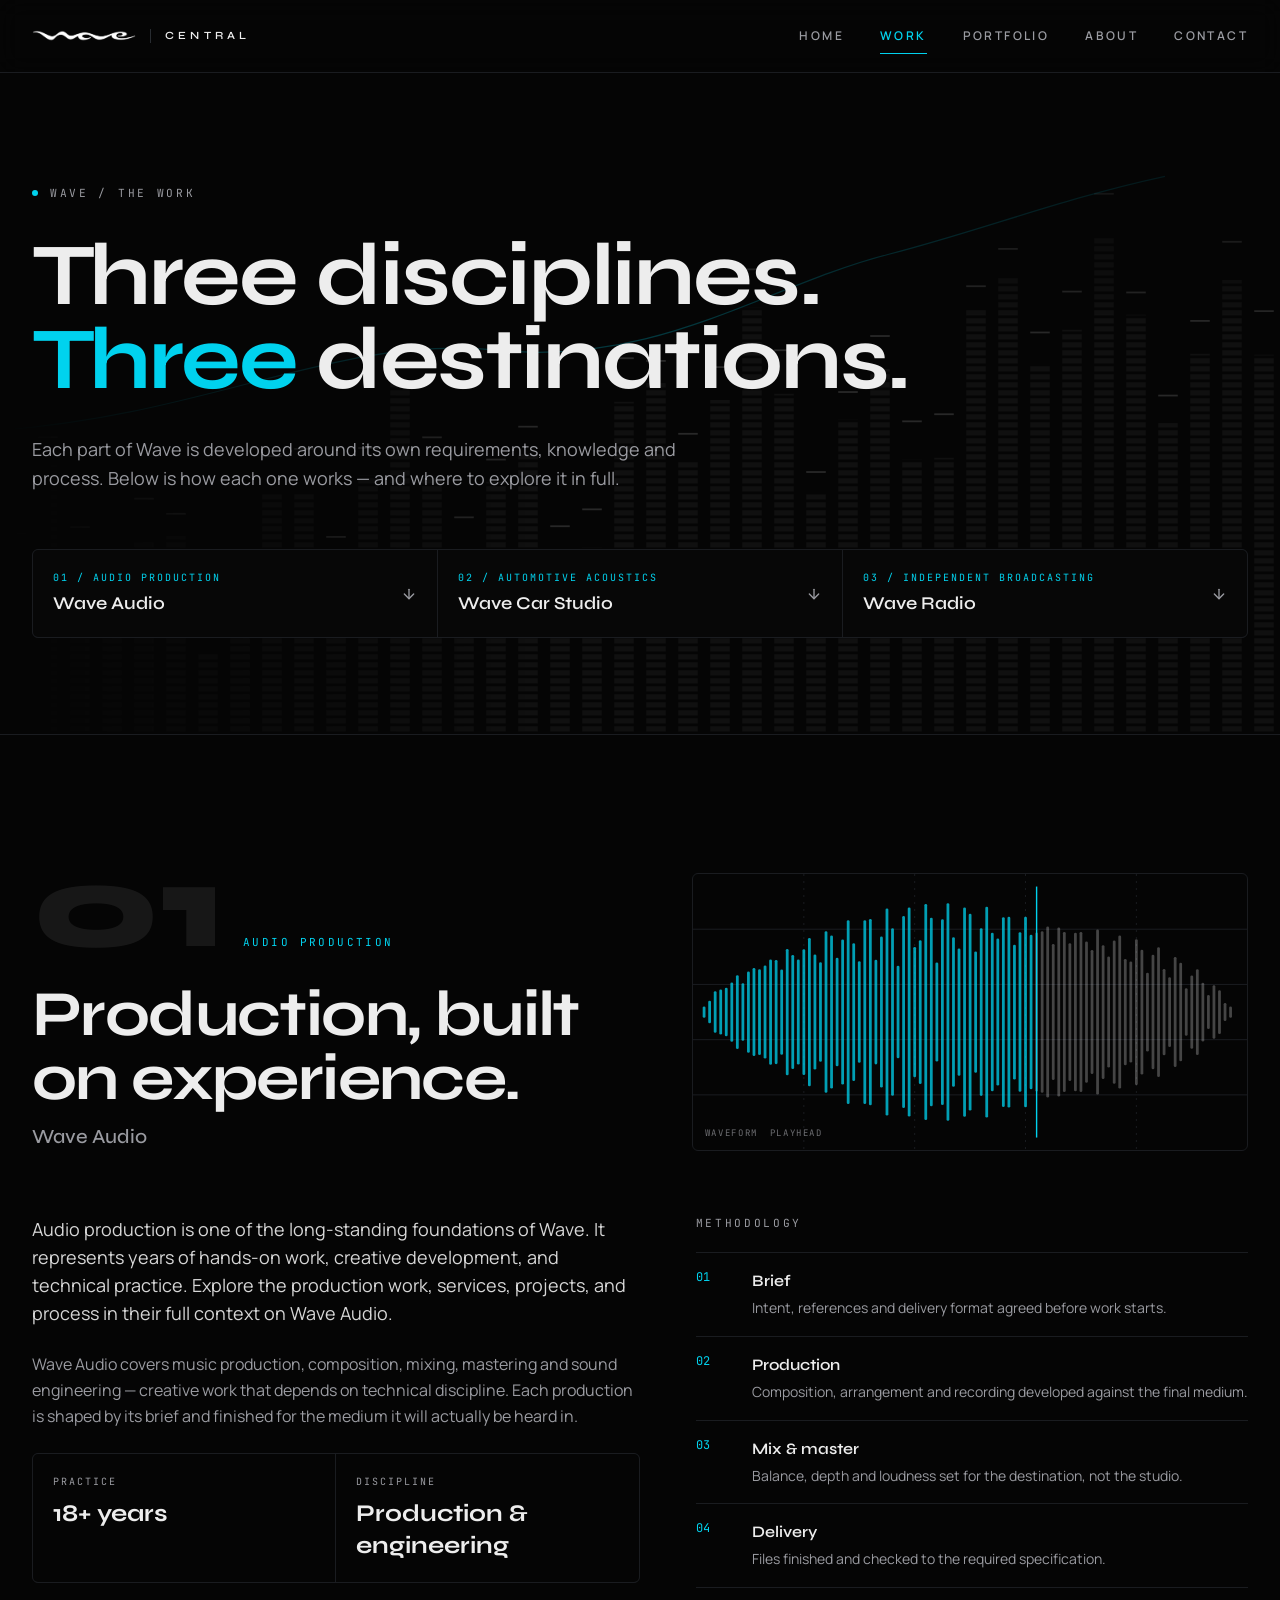
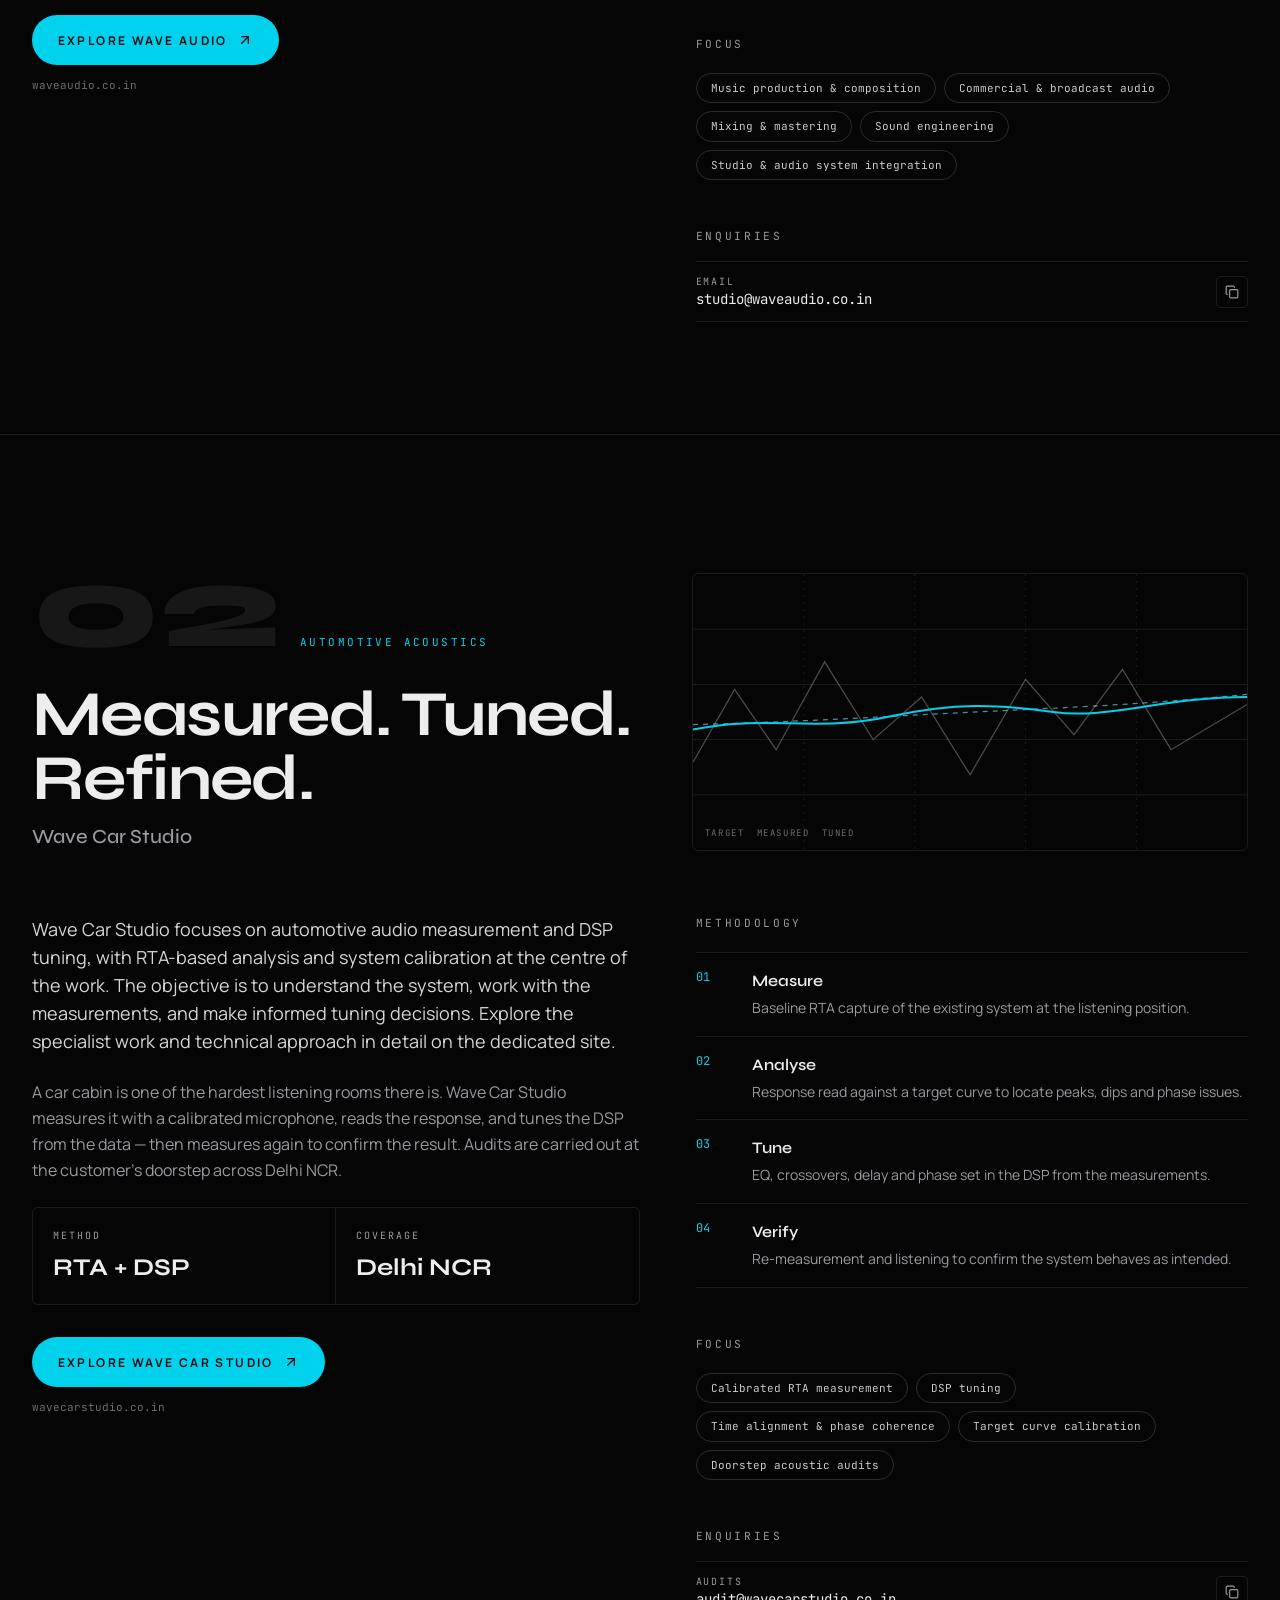
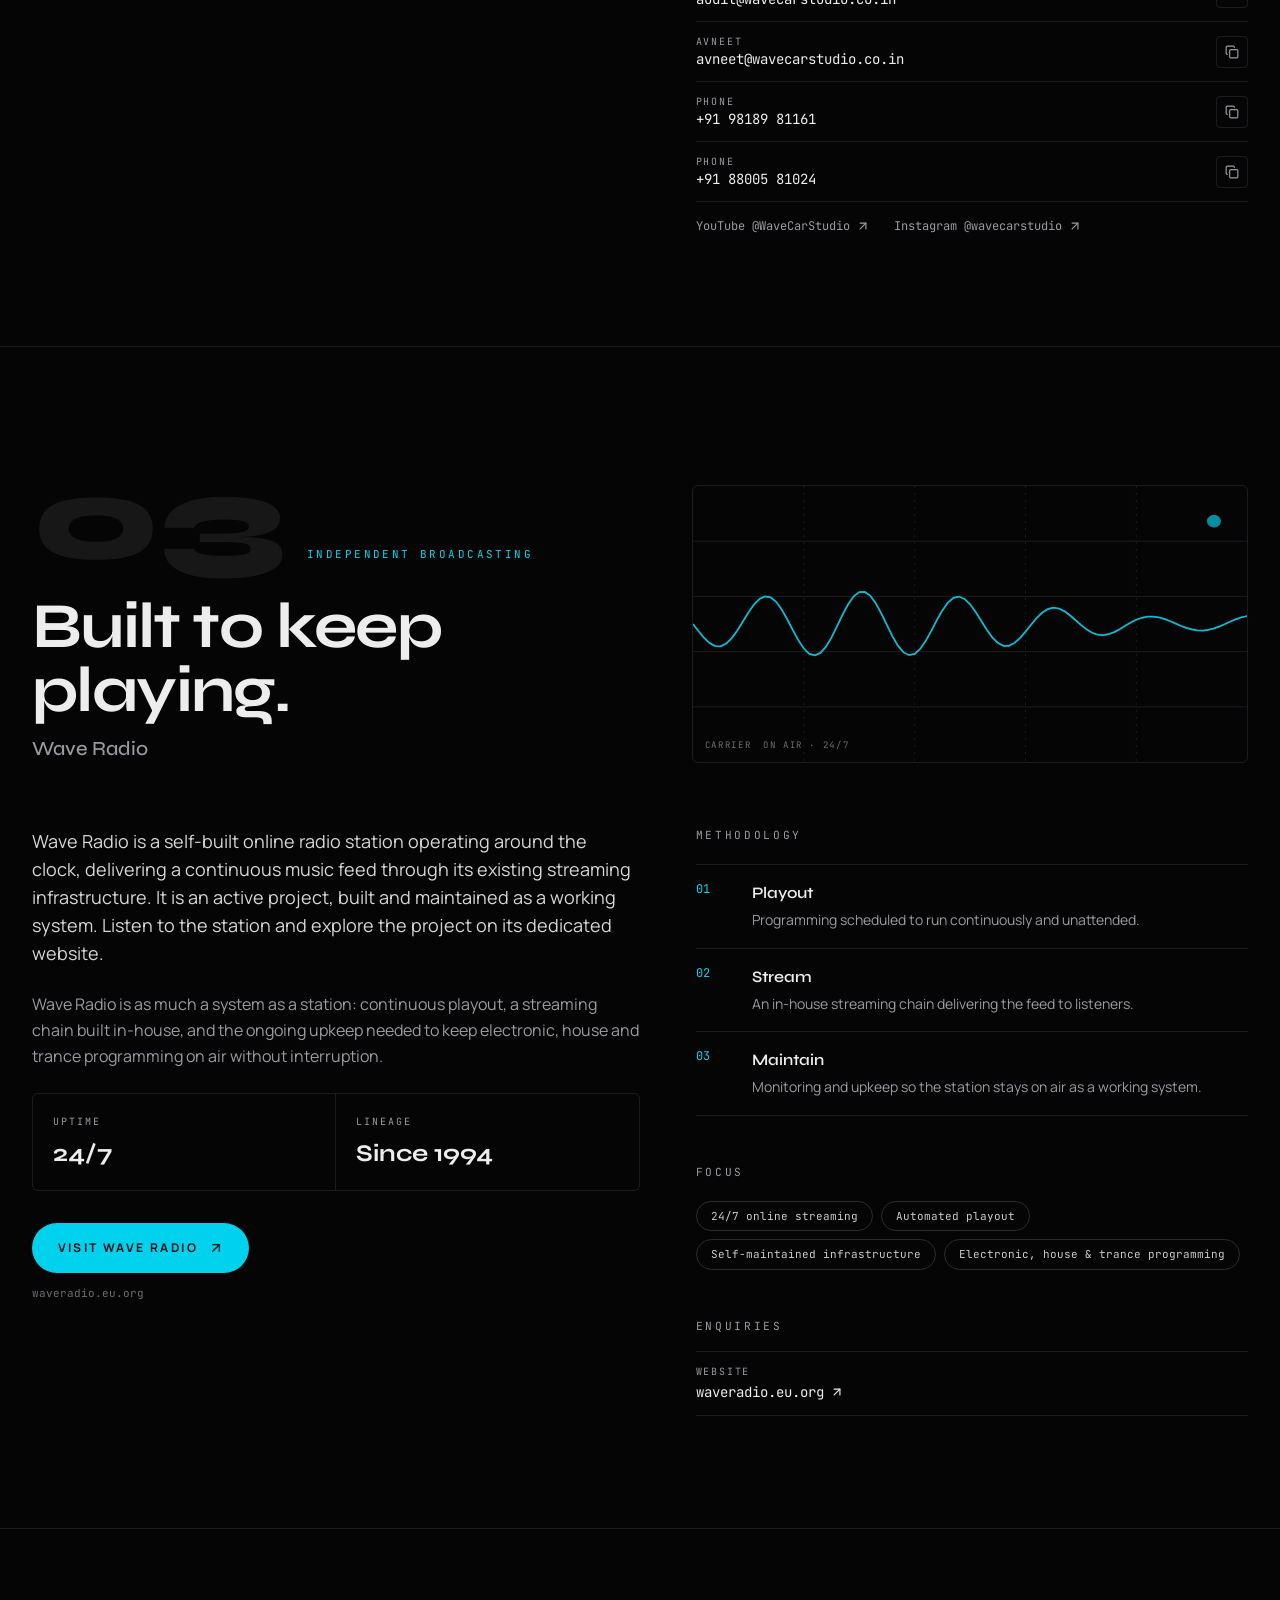
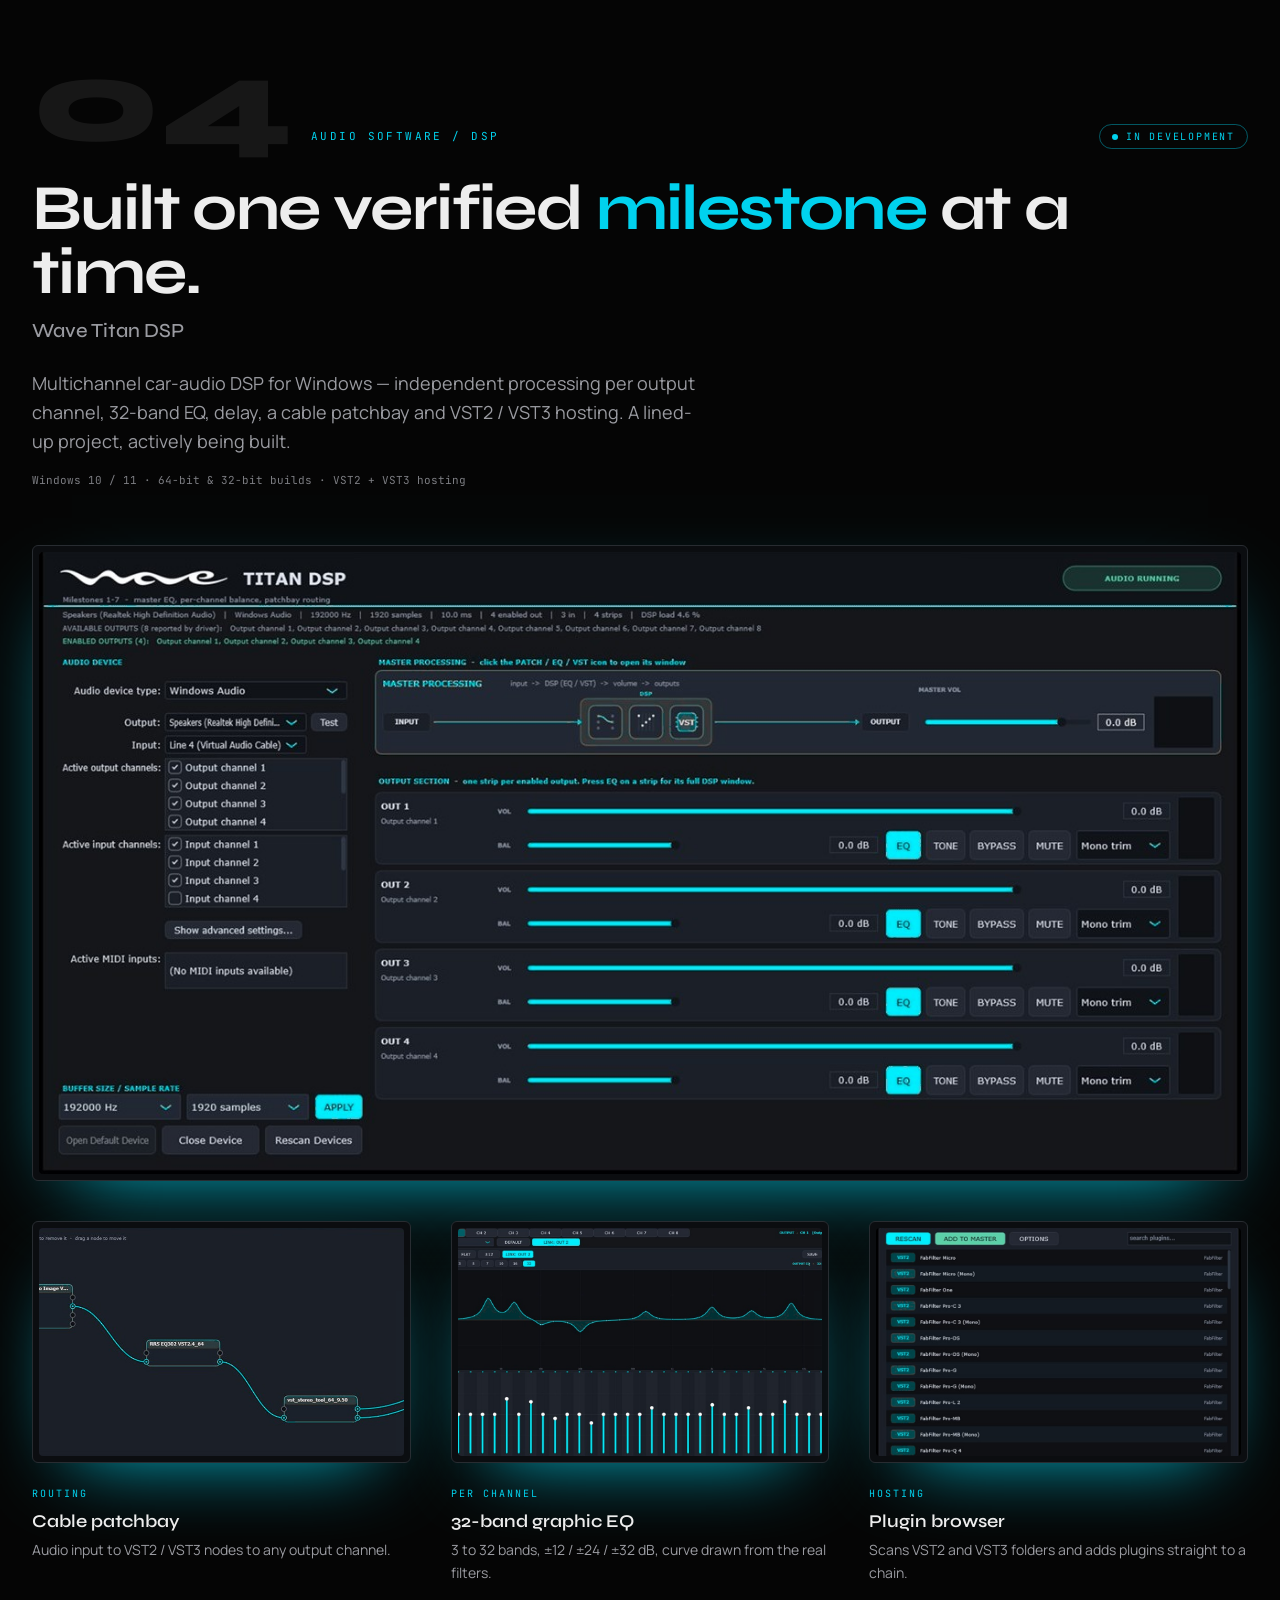
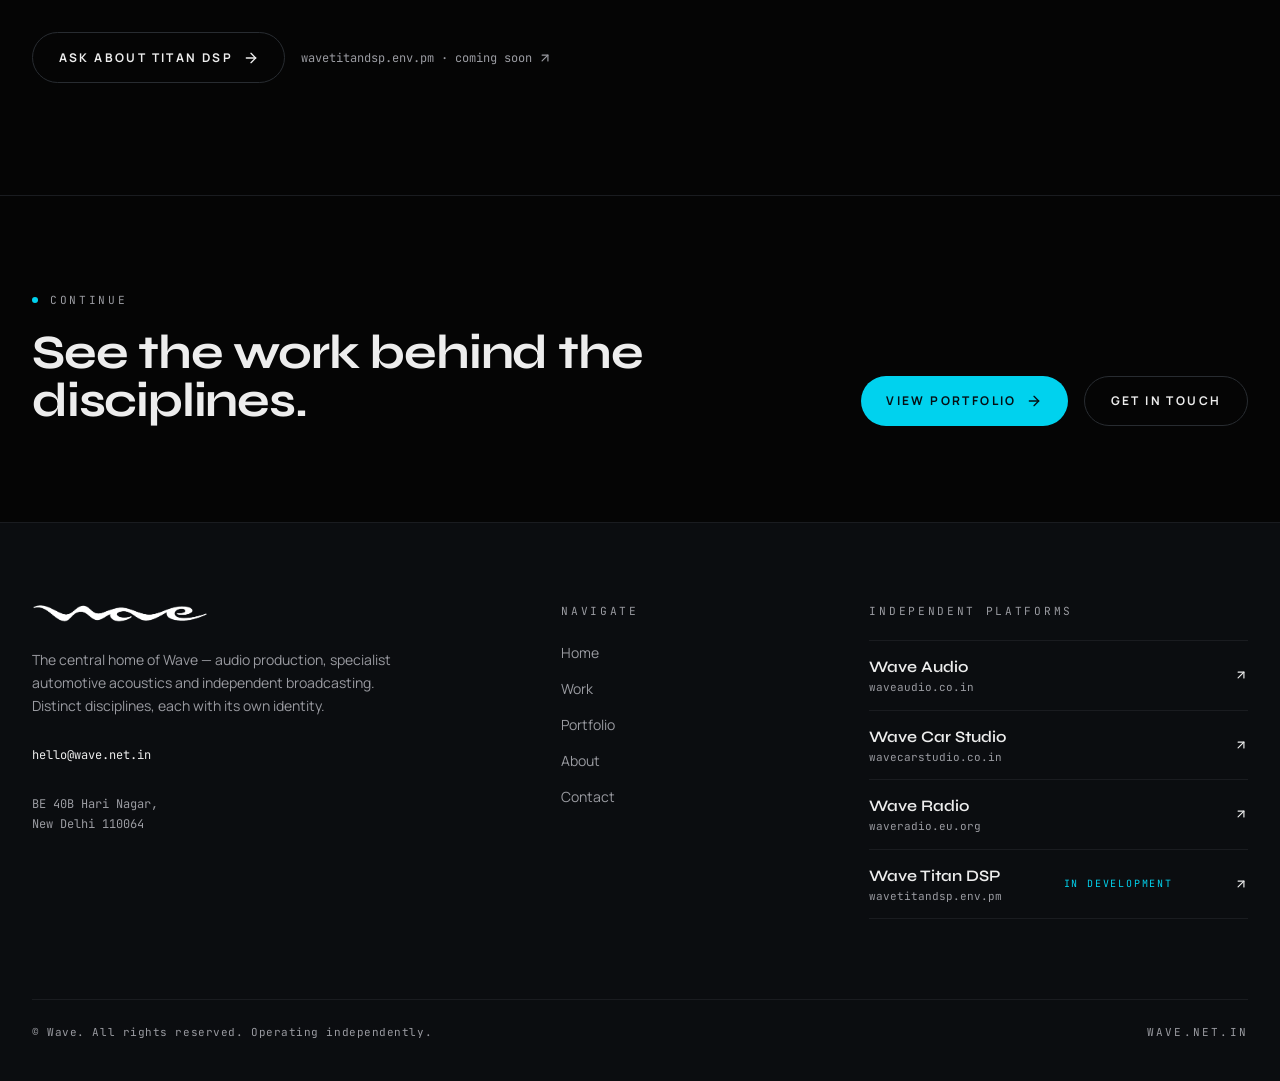
<file: work.html>
<!doctype html>
<html lang="en">
  <head>
    <meta charset="utf-8">
    <meta name="viewport" content="width=device-width, initial-scale=1">
    <title>Work — Wave Audio, Wave Car Studio &amp; Wave Radio</title>
    <meta name="description" content="The three independent disciplines of Wave in depth: audio production, RTA-based automotive DSP tuning and a self-built 24/7 radio station.">
    <meta name="author" content="Wave">
    <meta name="theme-color" content="#050505">
    <meta name="robots" content="index, follow, max-image-preview:large, max-snippet:-1, max-video-preview:-1">
    <link rel="canonical" href="https://wave.net.in/work.html">
    <meta property="og:site_name" content="Wave">
    <meta property="og:type" content="website">
    <meta property="og:title" content="Work — Wave Audio, Wave Car Studio &amp;amp; Wave Radio">
    <meta property="og:description" content="Context, methodology and destinations for each discipline across Wave.">
    <meta property="og:url" content="https://wave.net.in/work/">
    <meta property="og:image" content="https://wave.net.in/img/og-image.png">
    <meta property="og:image:width" content="1200">
    <meta property="og:image:height" content="630">
    <meta property="og:image:alt" content="Wave — a body of work, connected by Wave.">
    <meta property="og:locale" content="en_IN">
    <meta name="twitter:card" content="summary_large_image">
    <meta name="twitter:title" content="Work — Wave Audio, Wave Car Studio &amp;amp; Wave Radio">
    <meta name="twitter:description" content="Context, methodology and destinations for each discipline across Wave.">
    <meta name="twitter:image" content="https://wave.net.in/img/og-image.png">
    <link rel="icon" href="favicon.ico" sizes="any">
    <link rel="icon" type="image/png" sizes="192x192" href="img/icon-192.png">
    <link rel="apple-touch-icon" href="img/apple-touch-icon.png">
    <link rel="manifest" href="site.webmanifest">
    <link rel="preload" as="image" href="img/wave-logo.png">
    <link rel="stylesheet" href="css/fonts.css">
    <link rel="stylesheet" href="css/styles.css">
    <style>.wc-grid-fix>*{min-width:0}</style>
    <script type="application/ld+json">{"@context":"https://schema.org","@type":"Organization","@id":"https://wave.net.in/#organization","name":"Wave","url":"https://wave.net.in/","logo":{"@type":"ImageObject","url":"https://wave.net.in/img/wave-logo.png","width":7680,"height":951},"email":"hello@wave.net.in","telephone":"+91 98189 81161","address":{"@type":"PostalAddress","streetAddress":"BE 40B Hari Nagar","addressLocality":"New Delhi","addressRegion":"Delhi","postalCode":"110064","addressCountry":"IN"},"areaServed":{"@type":"AdministrativeArea","name":"Delhi NCR"},"description":"The central home of Wave: audio production, specialist automotive acoustics and independent broadcasting.","sameAs":["https://waveaudio.co.in","https://wavecarstudio.co.in","https://waveradio.eu.org"]}</script>
    <script type="application/ld+json">{"@context":"https://schema.org","@type":"BreadcrumbList","itemListElement":[{"@type":"ListItem","position":1,"name":"Home","item":"https://wave.net.in/"},{"@type":"ListItem","position":2,"name":"Work","item":"https://wave.net.in/work/"}]}</script>
    <script type="application/ld+json">{"@context":"https://schema.org","@type":"CollectionPage","@id":"https://wave.net.in/work/#page","url":"https://wave.net.in/work/","name":"Work — Wave Audio, Wave Car Studio &amp; Wave Radio","description":"The three independent disciplines of Wave in depth: audio production, RTA-based automotive DSP tuning and a self-built 24/7 radio station.","isPartOf":{"@id":"https://wave.net.in/#website"},"about":{"@id":"https://wave.net.in/#organization"},"inLanguage":"en"}</script>
  </head>
  <body data-page="/work">
    <div class="flex min-h-screen flex-col"><header class="sticky top-0 z-50 border-b border-hairline bg-background/80 backdrop-blur-md"><div class="mx-auto flex h-[4.5rem] max-w-7xl items-center justify-between gap-6 px-5 sm:px-8"><a aria-label="Wave Central — home" class="min-w-0" href="index.html"><span class="flex items-center gap-3.5"><img src="img/wave-logo.png" alt="Wave" width="7680" height="951" class="block h-auto select-none w-[104px] shrink-0" draggable="false"/><span class="h-3.5 w-px shrink-0 bg-hairline-strong" aria-hidden="true"></span><span class="font-display text-[11px] font-semibold tracking-[0.38em] text-foreground">CENTRAL</span></span></a><nav aria-label="Primary" class="hidden items-center gap-9 lg:flex"><a class="group relative font-sans font-semibold uppercase text-muted-foreground transition-colors hover:text-foreground py-2 text-[12px] tracking-[0.2em]" href="index.html">Home<span class="absolute inset-x-0 -bottom-[1px] h-px origin-left bg-primary transition-transform scale-x-0 group-hover:scale-x-100 group-hover:bg-foreground/40" aria-hidden="true"></span></a><a class="group relative font-sans font-semibold uppercase text-muted-foreground transition-colors hover:text-foreground py-2 text-[12px] tracking-[0.2em] text-primary hover:text-primary" aria-current="page" href="work.html" data-status="active">Work<span class="absolute inset-x-0 -bottom-[1px] h-px origin-left bg-primary transition-transform scale-x-100" aria-hidden="true"></span></a><a class="group relative font-sans font-semibold uppercase text-muted-foreground transition-colors hover:text-foreground py-2 text-[12px] tracking-[0.2em]" href="portfolio.html">Portfolio<span class="absolute inset-x-0 -bottom-[1px] h-px origin-left bg-primary transition-transform scale-x-0 group-hover:scale-x-100 group-hover:bg-foreground/40" aria-hidden="true"></span></a><a class="group relative font-sans font-semibold uppercase text-muted-foreground transition-colors hover:text-foreground py-2 text-[12px] tracking-[0.2em]" href="about.html">About<span class="absolute inset-x-0 -bottom-[1px] h-px origin-left bg-primary transition-transform scale-x-0 group-hover:scale-x-100 group-hover:bg-foreground/40" aria-hidden="true"></span></a><a class="group relative font-sans font-semibold uppercase text-muted-foreground transition-colors hover:text-foreground py-2 text-[12px] tracking-[0.2em]" href="contact.html">Contact<span class="absolute inset-x-0 -bottom-[1px] h-px origin-left bg-primary transition-transform scale-x-0 group-hover:scale-x-100 group-hover:bg-foreground/40" aria-hidden="true"></span></a></nav><button type="button" class="inline-flex h-10 w-10 items-center justify-center rounded-full border border-hairline-strong text-foreground lg:hidden" aria-label="Open menu" aria-expanded="false"><svg data-icon="open" xmlns="http://www.w3.org/2000/svg" width="24" height="24" viewBox="0 0 24 24" fill="none" stroke="currentColor" stroke-width="2" stroke-linecap="round" stroke-linejoin="round" class="lucide lucide-menu h-4 w-4" aria-hidden="true"><path d="M4 12h16"></path><path d="M4 18h16"></path><path d="M4 6h16"></path></svg><svg data-icon="close" xmlns="http://www.w3.org/2000/svg" width="24" height="24" viewBox="0 0 24 24" fill="none" stroke="currentColor" stroke-width="2" stroke-linecap="round" stroke-linejoin="round" class="lucide lucide-x hidden h-4 w-4" aria-hidden="true"><path d="M18 6 6 18"></path><path d="m6 6 12 12"></path></svg></button></div></header><div id="mobile-menu" class="fixed inset-x-0 top-[4.5rem] bottom-0 z-40 hidden overflow-y-auto border-t border-hairline bg-background lg:hidden"><div class="mx-auto max-w-7xl px-5 py-8 sm:px-8"><nav aria-label="Mobile" class="flex flex-col"><a class="flex items-center justify-between border-b border-hairline py-5 font-display text-2xl tracking-tight text-muted-foreground transition-colors hover:text-foreground" href="index.html">Home</a><a class="flex items-center justify-between border-b border-hairline py-5 font-display text-2xl tracking-tight text-muted-foreground transition-colors hover:text-foreground text-primary hover:text-primary" href="work.html" aria-current="page">Work<span class="h-1.5 w-1.5 rounded-full bg-primary" aria-hidden="true"></span></a><a class="flex items-center justify-between border-b border-hairline py-5 font-display text-2xl tracking-tight text-muted-foreground transition-colors hover:text-foreground" href="portfolio.html">Portfolio</a><a class="flex items-center justify-between border-b border-hairline py-5 font-display text-2xl tracking-tight text-muted-foreground transition-colors hover:text-foreground" href="about.html">About</a><a class="flex items-center justify-between border-b border-hairline py-5 font-display text-2xl tracking-tight text-muted-foreground transition-colors hover:text-foreground" href="contact.html">Contact</a></nav><p class="mt-10 font-mono text-[11px] tracking-[0.2em] text-muted-foreground uppercase">wave.net.in</p></div></div><main class="flex-1"><section class="relative overflow-hidden border-b border-hairline"><div class="pointer-events-none absolute inset-0 overflow-hidden opacity-70" aria-hidden="true"><svg viewBox="0 0 1440 900" preserveAspectRatio="xMidYMax slice" class="absolute inset-0 h-full w-full [mask-image:linear-gradient(to_right,transparent_0%,black_45%,black_100%),linear-gradient(to_top,black_60%,transparent)] [mask-composite:intersect]"><defs><pattern id="rta-seg" width="4" height="9" patternUnits="userSpaceOnUse"><rect width="4" height="6" fill="var(--foreground)"></rect></pattern></defs><g><rect class="animate-rta" style="animation-delay:0s;animation-duration:2.8s" x="7" y="699" width="22" height="201" fill="url(#rta-seg)" opacity="0.07"></rect><rect x="7" y="673" width="22" height="2" fill="var(--foreground)" opacity="0.22"></rect></g><g><rect class="animate-rta" style="animation-delay:-0.37s;animation-duration:3.25s" x="43" y="597" width="22" height="303" fill="url(#rta-seg)" opacity="0.07"></rect><rect x="43" y="565" width="22" height="2" fill="var(--foreground)" opacity="0.22"></rect></g><g><rect class="animate-rta" style="animation-delay:-0.74s;animation-duration:3.6999999999999997s" x="79" y="704" width="22" height="196" fill="url(#rta-seg)" opacity="0.07"></rect><rect x="79" y="666" width="22" height="2" fill="var(--foreground)" opacity="0.22"></rect></g><g><rect class="animate-rta" style="animation-delay:-1.1099999999999999s;animation-duration:4.15s" x="115" y="779" width="22" height="121" fill="url(#rta-seg)" opacity="0.07"></rect><rect x="115" y="735" width="22" height="2" fill="var(--foreground)" opacity="0.22"></rect></g><g><rect class="animate-rta" style="animation-delay:-1.48s;animation-duration:2.8s" x="151" y="684" width="22" height="216" fill="url(#rta-seg)" opacity="0.07"></rect><rect x="151" y="634" width="22" height="2" fill="var(--foreground)" opacity="0.22"></rect></g><g><rect class="animate-rta" style="animation-delay:-1.85s;animation-duration:3.25s" x="187" y="677" width="22" height="223" fill="url(#rta-seg)" opacity="0.07"></rect><rect x="187" y="651" width="22" height="2" fill="var(--foreground)" opacity="0.22"></rect></g><g><rect class="animate-rta" style="animation-delay:-2.2199999999999998s;animation-duration:3.6999999999999997s" x="223" y="809" width="22" height="91" fill="url(#rta-seg)" opacity="0.07"></rect><rect x="223" y="777" width="22" height="2" fill="var(--foreground)" opacity="0.22"></rect></g><g><rect class="animate-rta" style="animation-delay:-2.59s;animation-duration:4.15s" x="259" y="787" width="22" height="113" fill="url(#rta-seg)" opacity="0.07"></rect><rect x="259" y="749" width="22" height="2" fill="var(--foreground)" opacity="0.22"></rect></g><g><rect class="animate-rta" style="animation-delay:-2.96s;animation-duration:2.8s" x="295" y="630" width="22" height="270" fill="url(#rta-seg)" opacity="0.07"></rect><rect x="295" y="586" width="22" height="2" fill="var(--foreground)" opacity="0.22"></rect></g><g><rect class="animate-rta" style="animation-delay:0s;animation-duration:3.25s" x="331" y="628" width="22" height="272" fill="url(#rta-seg)" opacity="0.07"></rect><rect x="331" y="578" width="22" height="2" fill="var(--foreground)" opacity="0.22"></rect></g><g><rect class="animate-rta" style="animation-delay:-0.37s;animation-duration:3.6999999999999997s" x="367" y="703" width="22" height="197" fill="url(#rta-seg)" opacity="0.07"></rect><rect x="367" y="677" width="22" height="2" fill="var(--foreground)" opacity="0.22"></rect></g><g><rect class="animate-rta" style="animation-delay:-0.74s;animation-duration:4.15s" x="403" y="609" width="22" height="291" fill="url(#rta-seg)" opacity="0.07"></rect><rect x="403" y="577" width="22" height="2" fill="var(--foreground)" opacity="0.22"></rect></g><g><rect class="animate-rta" style="animation-delay:-1.1099999999999999s;animation-duration:2.8s" x="439" y="505" width="22" height="395" fill="url(#rta-seg)" opacity="0.07"></rect><rect x="439" y="467" width="22" height="2" fill="var(--foreground)" opacity="0.22"></rect></g><g><rect class="animate-rta" style="animation-delay:-1.48s;animation-duration:3.25s" x="475" y="609" width="22" height="291" fill="url(#rta-seg)" opacity="0.07"></rect><rect x="475" y="565" width="22" height="2" fill="var(--foreground)" opacity="0.22"></rect></g><g><rect class="animate-rta" style="animation-delay:-1.85s;animation-duration:3.6999999999999997s" x="511" y="705" width="22" height="195" fill="url(#rta-seg)" opacity="0.07"></rect><rect x="511" y="655" width="22" height="2" fill="var(--foreground)" opacity="0.22"></rect></g><g><rect class="animate-rta" style="animation-delay:-2.2199999999999998s;animation-duration:4.15s" x="547" y="616" width="22" height="284" fill="url(#rta-seg)" opacity="0.07"></rect><rect x="547" y="590" width="22" height="2" fill="var(--foreground)" opacity="0.22"></rect></g><g><rect class="animate-rta" style="animation-delay:-2.59s;animation-duration:2.8s" x="583" y="585" width="22" height="315" fill="url(#rta-seg)" opacity="0.07"></rect><rect x="583" y="553" width="22" height="2" fill="var(--foreground)" opacity="0.22"></rect></g><g><rect class="animate-rta" style="animation-delay:-2.96s;animation-duration:3.25s" x="619" y="703" width="22" height="197" fill="url(#rta-seg)" opacity="0.07"></rect><rect x="619" y="665" width="22" height="2" fill="var(--foreground)" opacity="0.22"></rect></g><g><rect class="animate-rta" style="animation-delay:0s;animation-duration:3.6999999999999997s" x="655" y="690" width="22" height="210" fill="url(#rta-seg)" opacity="0.07"></rect><rect x="655" y="646" width="22" height="2" fill="var(--foreground)" opacity="0.22"></rect></g><g><rect class="animate-rta" style="animation-delay:-0.37s;animation-duration:4.15s" x="691" y="526" width="22" height="374" fill="url(#rta-seg)" opacity="0.07"></rect><rect x="691" y="476" width="22" height="2" fill="var(--foreground)" opacity="0.22"></rect></g><g><rect class="animate-rta" style="animation-delay:-0.74s;animation-duration:2.8s" x="727" y="505" width="22" height="395" fill="url(#rta-seg)" opacity="0.07"></rect><rect x="727" y="479" width="22" height="2" fill="var(--foreground)" opacity="0.22"></rect></g><g><rect class="animate-rta" style="animation-delay:-1.1099999999999999s;animation-duration:3.25s" x="763" y="593" width="22" height="307" fill="url(#rta-seg)" opacity="0.07"></rect><rect x="763" y="561" width="22" height="2" fill="var(--foreground)" opacity="0.22"></rect></g><g><rect class="animate-rta" style="animation-delay:-1.48s;animation-duration:3.6999999999999997s" x="799" y="524" width="22" height="376" fill="url(#rta-seg)" opacity="0.07"></rect><rect x="799" y="486" width="22" height="2" fill="var(--foreground)" opacity="0.22"></rect></g><g><rect class="animate-rta" style="animation-delay:-1.85s;animation-duration:4.15s" x="835" y="420" width="22" height="480" fill="url(#rta-seg)" opacity="0.07"></rect><rect x="835" y="376" width="22" height="2" fill="var(--foreground)" opacity="0.22"></rect></g><g><rect class="animate-rta" style="animation-delay:-2.2199999999999998s;animation-duration:2.8s" x="871" y="517" width="22" height="383" fill="url(#rta-seg)" opacity="0.07"></rect><rect x="871" y="467" width="22" height="2" fill="var(--foreground)" opacity="0.22"></rect></g><g><rect class="animate-rta" style="animation-delay:-2.59s;animation-duration:3.25s" x="907" y="630" width="22" height="270" fill="url(#rta-seg)" opacity="0.07"></rect><rect x="907" y="604" width="22" height="2" fill="var(--foreground)" opacity="0.22"></rect></g><g><rect class="animate-rta" style="animation-delay:-2.96s;animation-duration:3.6999999999999997s" x="943" y="546" width="22" height="354" fill="url(#rta-seg)" opacity="0.07"></rect><rect x="943" y="514" width="22" height="2" fill="var(--foreground)" opacity="0.22"></rect></g><g><rect class="animate-rta" style="animation-delay:0s;animation-duration:4.15s" x="979" y="489" width="22" height="411" fill="url(#rta-seg)" opacity="0.07"></rect><rect x="979" y="451" width="22" height="2" fill="var(--foreground)" opacity="0.22"></rect></g><g><rect class="animate-rta" style="animation-delay:-0.37s;animation-duration:2.8s" x="1015" y="591" width="22" height="309" fill="url(#rta-seg)" opacity="0.07"></rect><rect x="1015" y="547" width="22" height="2" fill="var(--foreground)" opacity="0.22"></rect></g><g><rect class="animate-rta" style="animation-delay:-0.74s;animation-duration:3.25s" x="1051" y="589" width="22" height="311" fill="url(#rta-seg)" opacity="0.07"></rect><rect x="1051" y="539" width="22" height="2" fill="var(--foreground)" opacity="0.22"></rect></g><g><rect class="animate-rta" style="animation-delay:-1.1099999999999999s;animation-duration:3.6999999999999997s" x="1087" y="421" width="22" height="479" fill="url(#rta-seg)" opacity="0.07"></rect><rect x="1087" y="395" width="22" height="2" fill="var(--foreground)" opacity="0.22"></rect></g><g><rect class="animate-rta" style="animation-delay:-1.48s;animation-duration:4.15s" x="1123" y="385" width="22" height="515" fill="url(#rta-seg)" opacity="0.07"></rect><rect x="1123" y="353" width="22" height="2" fill="var(--foreground)" opacity="0.22"></rect></g><g><rect class="animate-rta" style="animation-delay:-1.85s;animation-duration:2.8s" x="1159" y="485" width="22" height="415" fill="url(#rta-seg)" opacity="0.07"></rect><rect x="1159" y="447" width="22" height="2" fill="var(--foreground)" opacity="0.22"></rect></g><g><rect class="animate-rta" style="animation-delay:-2.2199999999999998s;animation-duration:3.25s" x="1195" y="445" width="22" height="455" fill="url(#rta-seg)" opacity="0.07"></rect><rect x="1195" y="401" width="22" height="2" fill="var(--foreground)" opacity="0.22"></rect></g><g><rect class="animate-rta" style="animation-delay:-2.59s;animation-duration:3.6999999999999997s" x="1231" y="341" width="22" height="559" fill="url(#rta-seg)" opacity="0.07"></rect><rect x="1231" y="291" width="22" height="2" fill="var(--foreground)" opacity="0.22"></rect></g><g><rect class="animate-rta" style="animation-delay:-2.96s;animation-duration:4.15s" x="1267" y="428" width="22" height="472" fill="url(#rta-seg)" opacity="0.07"></rect><rect x="1267" y="402" width="22" height="2" fill="var(--foreground)" opacity="0.22"></rect></g><g><rect class="animate-rta" style="animation-delay:0s;animation-duration:2.8s" x="1303" y="550" width="22" height="350" fill="url(#rta-seg)" opacity="0.07"></rect><rect x="1303" y="518" width="22" height="2" fill="var(--foreground)" opacity="0.22"></rect></g><g><rect class="animate-rta" style="animation-delay:-0.37s;animation-duration:3.25s" x="1339" y="472" width="22" height="428" fill="url(#rta-seg)" opacity="0.07"></rect><rect x="1339" y="434" width="22" height="2" fill="var(--foreground)" opacity="0.22"></rect></g><g><rect class="animate-rta" style="animation-delay:-0.74s;animation-duration:3.6999999999999997s" x="1375" y="389" width="22" height="511" fill="url(#rta-seg)" opacity="0.07"></rect><rect x="1375" y="345" width="22" height="2" fill="var(--foreground)" opacity="0.22"></rect></g><g><rect class="animate-rta" style="animation-delay:-1.1099999999999999s;animation-duration:4.15s" x="1411" y="473" width="22" height="427" fill="url(#rta-seg)" opacity="0.07"></rect><rect x="1411" y="423" width="22" height="2" fill="var(--foreground)" opacity="0.22"></rect></g><path class="animate-trace" d="M0 558 C 240 540, 380 450, 560 468 S 860 396, 1000 360 S 1260 270, 1440 252.00000000000003" fill="none" stroke="var(--primary)" stroke-opacity="0.35" stroke-width="1.25" vector-effect="non-scaling-stroke"></path></svg></div><div class="relative mx-auto max-w-7xl px-5 pt-20 pb-20 sm:px-8 sm:pt-28 sm:pb-24"><p class="eyebrow flex items-center gap-3"><span class="h-1.5 w-1.5 shrink-0 rounded-full bg-primary" aria-hidden="true"></span>Wave / The work</p><h1 class="mt-8 max-w-4xl font-display text-[clamp(2.6rem,7vw,5.5rem)] leading-[0.96] font-bold tracking-tight">Three disciplines. <span class="text-primary">Three</span> destinations.</h1><p class="mt-8 max-w-2xl text-lg leading-relaxed text-muted-foreground">Each part of Wave is developed around its own requirements, knowledge and process. Below is how each one works — and where to explore it in full.</p><nav aria-label="Disciplines" class="mt-14 grid gap-px overflow-hidden rounded-md border border-hairline bg-hairline sm:grid-cols-3"><a href="#audio" class="group flex items-center justify-between gap-4 bg-background/90 px-5 py-5 transition-colors hover:bg-surface"><span><span class="block font-mono text-[10px] tracking-[0.2em] text-primary uppercase">01 / Audio Production</span><span class="mt-1 block font-display text-lg font-semibold">Wave Audio</span></span><svg xmlns="http://www.w3.org/2000/svg" width="24" height="24" viewBox="0 0 24 24" fill="none" stroke="currentColor" stroke-width="2" stroke-linecap="round" stroke-linejoin="round" class="lucide lucide-arrow-right h-4 w-4 rotate-90 text-muted-foreground transition-transform group-hover:translate-y-0.5" aria-hidden="true"><path d="M5 12h14"></path><path d="m12 5 7 7-7 7"></path></svg></a><a href="#car-studio" class="group flex items-center justify-between gap-4 bg-background/90 px-5 py-5 transition-colors hover:bg-surface"><span><span class="block font-mono text-[10px] tracking-[0.2em] text-primary uppercase">02 / Automotive Acoustics</span><span class="mt-1 block font-display text-lg font-semibold">Wave Car Studio</span></span><svg xmlns="http://www.w3.org/2000/svg" width="24" height="24" viewBox="0 0 24 24" fill="none" stroke="currentColor" stroke-width="2" stroke-linecap="round" stroke-linejoin="round" class="lucide lucide-arrow-right h-4 w-4 rotate-90 text-muted-foreground transition-transform group-hover:translate-y-0.5" aria-hidden="true"><path d="M5 12h14"></path><path d="m12 5 7 7-7 7"></path></svg></a><a href="#radio" class="group flex items-center justify-between gap-4 bg-background/90 px-5 py-5 transition-colors hover:bg-surface"><span><span class="block font-mono text-[10px] tracking-[0.2em] text-primary uppercase">03 / Independent Broadcasting</span><span class="mt-1 block font-display text-lg font-semibold">Wave Radio</span></span><svg xmlns="http://www.w3.org/2000/svg" width="24" height="24" viewBox="0 0 24 24" fill="none" stroke="currentColor" stroke-width="2" stroke-linecap="round" stroke-linejoin="round" class="lucide lucide-arrow-right h-4 w-4 rotate-90 text-muted-foreground transition-transform group-hover:translate-y-0.5" aria-hidden="true"><path d="M5 12h14"></path><path d="m12 5 7 7-7 7"></path></svg></a></nav></div></section><section id="audio" class="border-b border-hairline"><div class="mx-auto max-w-7xl px-5 py-24 sm:px-8 sm:py-28"><div class="grid gap-12 lg:grid-cols-[minmax(0,1.1fr)_minmax(0,1fr)] lg:items-end"><div><div class="flex flex-wrap items-baseline gap-x-5 gap-y-2"><span class="font-display text-[clamp(4rem,10vw,7.5rem)] leading-none font-extrabold text-foreground/[0.08]">01</span><span class="font-mono text-[11px] tracking-[0.22em] text-primary uppercase">Audio Production</span></div><h2 class="mt-4 font-display text-[clamp(2.2rem,5vw,4rem)] leading-[1] font-bold tracking-tight">Production, built on experience.</h2><p class="mt-3 font-display text-xl text-muted-foreground">Wave Audio</p></div><figure class="relative rounded-md border border-hairline bg-background/60 aspect-[16/8] w-full" aria-hidden="true"><svg viewBox="0 0 400 220" preserveAspectRatio="none" class="block h-full w-full"><g><line x1="0" x2="400" y1="44" y2="44" stroke="var(--hairline)" stroke-width="1" vector-effect="non-scaling-stroke"></line><line x1="0" x2="400" y1="88" y2="88" stroke="var(--hairline)" stroke-width="1" vector-effect="non-scaling-stroke"></line><line x1="0" x2="400" y1="132" y2="132" stroke="var(--hairline)" stroke-width="1" vector-effect="non-scaling-stroke"></line><line x1="0" x2="400" y1="176" y2="176" stroke="var(--hairline)" stroke-width="1" vector-effect="non-scaling-stroke"></line><line x1="80" x2="80" y1="0" y2="220" stroke="var(--hairline)" stroke-dasharray="2 5" stroke-width="1" vector-effect="non-scaling-stroke"></line><line x1="160" x2="160" y1="0" y2="220" stroke="var(--hairline)" stroke-dasharray="2 5" stroke-width="1" vector-effect="non-scaling-stroke"></line><line x1="240" x2="240" y1="0" y2="220" stroke="var(--hairline)" stroke-dasharray="2 5" stroke-width="1" vector-effect="non-scaling-stroke"></line><line x1="320" x2="320" y1="0" y2="220" stroke="var(--hairline)" stroke-dasharray="2 5" stroke-width="1" vector-effect="non-scaling-stroke"></line></g><line x1="8" x2="8" y1="106.5" y2="113.5" stroke="var(--primary)" stroke-opacity="0.75" stroke-width="2" stroke-linecap="round"></line><line x1="12" x2="12" y1="102" y2="118" stroke="var(--primary)" stroke-opacity="0.75" stroke-width="2" stroke-linecap="round"></line><line x1="16" x2="16" y1="94.5" y2="125.5" stroke="var(--primary)" stroke-opacity="0.75" stroke-width="2" stroke-linecap="round"></line><line x1="20" x2="20" y1="93.1" y2="126.9" stroke="var(--primary)" stroke-opacity="0.75" stroke-width="2" stroke-linecap="round"></line><line x1="24" x2="24" y1="91.7" y2="128.3" stroke="var(--primary)" stroke-opacity="0.75" stroke-width="2" stroke-linecap="round"></line><line x1="28" x2="28" y1="87.4" y2="132.6" stroke="var(--primary)" stroke-opacity="0.75" stroke-width="2" stroke-linecap="round"></line><line x1="32" x2="32" y1="81.6" y2="138.4" stroke="var(--primary)" stroke-opacity="0.75" stroke-width="2" stroke-linecap="round"></line><line x1="36" x2="36" y1="88.1" y2="131.9" stroke="var(--primary)" stroke-opacity="0.75" stroke-width="2" stroke-linecap="round"></line><line x1="40" x2="40" y1="78.6" y2="141.4" stroke="var(--primary)" stroke-opacity="0.75" stroke-width="2" stroke-linecap="round"></line><line x1="44" x2="44" y1="75.9" y2="144.1" stroke="var(--primary)" stroke-opacity="0.75" stroke-width="2" stroke-linecap="round"></line><line x1="48" x2="48" y1="76.8" y2="143.2" stroke="var(--primary)" stroke-opacity="0.75" stroke-width="2" stroke-linecap="round"></line><line x1="52" x2="52" y1="73.9" y2="146.1" stroke="var(--primary)" stroke-opacity="0.75" stroke-width="2" stroke-linecap="round"></line><line x1="56" x2="56" y1="69.1" y2="150.9" stroke="var(--primary)" stroke-opacity="0.75" stroke-width="2" stroke-linecap="round"></line><line x1="60" x2="60" y1="69.5" y2="150.5" stroke="var(--primary)" stroke-opacity="0.75" stroke-width="2" stroke-linecap="round"></line><line x1="64" x2="64" y1="77" y2="143" stroke="var(--primary)" stroke-opacity="0.75" stroke-width="2" stroke-linecap="round"></line><line x1="68" x2="68" y1="60.7" y2="159.3" stroke="var(--primary)" stroke-opacity="0.75" stroke-width="2" stroke-linecap="round"></line><line x1="72" x2="72" y1="65.6" y2="154.4" stroke="var(--primary)" stroke-opacity="0.75" stroke-width="2" stroke-linecap="round"></line><line x1="76" x2="76" y1="69.2" y2="150.8" stroke="var(--primary)" stroke-opacity="0.75" stroke-width="2" stroke-linecap="round"></line><line x1="80" x2="80" y1="60.9" y2="159.1" stroke="var(--primary)" stroke-opacity="0.75" stroke-width="2" stroke-linecap="round"></line><line x1="84" x2="84" y1="51.9" y2="168.1" stroke="var(--primary)" stroke-opacity="0.75" stroke-width="2" stroke-linecap="round"></line><line x1="88" x2="88" y1="65.2" y2="154.8" stroke="var(--primary)" stroke-opacity="0.75" stroke-width="2" stroke-linecap="round"></line><line x1="92" x2="92" y1="71.3" y2="148.7" stroke="var(--primary)" stroke-opacity="0.75" stroke-width="2" stroke-linecap="round"></line><line x1="96" x2="96" y1="46.7" y2="173.3" stroke="var(--primary)" stroke-opacity="0.75" stroke-width="2" stroke-linecap="round"></line><line x1="100" x2="100" y1="50" y2="170" stroke="var(--primary)" stroke-opacity="0.75" stroke-width="2" stroke-linecap="round"></line><line x1="104" x2="104" y1="67.8" y2="152.2" stroke="var(--primary)" stroke-opacity="0.75" stroke-width="2" stroke-linecap="round"></line><line x1="108" x2="108" y1="53.2" y2="166.8" stroke="var(--primary)" stroke-opacity="0.75" stroke-width="2" stroke-linecap="round"></line><line x1="112" x2="112" y1="37.8" y2="182.2" stroke="var(--primary)" stroke-opacity="0.75" stroke-width="2" stroke-linecap="round"></line><line x1="116" x2="116" y1="56.1" y2="163.9" stroke="var(--primary)" stroke-opacity="0.75" stroke-width="2" stroke-linecap="round"></line><line x1="120" x2="120" y1="70.6" y2="149.4" stroke="var(--primary)" stroke-opacity="0.75" stroke-width="2" stroke-linecap="round"></line><line x1="124" x2="124" y1="37.8" y2="182.2" stroke="var(--primary)" stroke-opacity="0.75" stroke-width="2" stroke-linecap="round"></line><line x1="128" x2="128" y1="36.8" y2="183.2" stroke="var(--primary)" stroke-opacity="0.75" stroke-width="2" stroke-linecap="round"></line><line x1="132" x2="132" y1="69.3" y2="150.7" stroke="var(--primary)" stroke-opacity="0.75" stroke-width="2" stroke-linecap="round"></line><line x1="136" x2="136" y1="50.9" y2="169.1" stroke="var(--primary)" stroke-opacity="0.75" stroke-width="2" stroke-linecap="round"></line><line x1="140" x2="140" y1="28.5" y2="191.5" stroke="var(--primary)" stroke-opacity="0.75" stroke-width="2" stroke-linecap="round"></line><line x1="144" x2="144" y1="44.3" y2="175.7" stroke="var(--primary)" stroke-opacity="0.75" stroke-width="2" stroke-linecap="round"></line><line x1="148" x2="148" y1="74.2" y2="145.8" stroke="var(--primary)" stroke-opacity="0.75" stroke-width="2" stroke-linecap="round"></line><line x1="152" x2="152" y1="34.5" y2="185.5" stroke="var(--primary)" stroke-opacity="0.75" stroke-width="2" stroke-linecap="round"></line><line x1="156" x2="156" y1="27.700000000000003" y2="192.3" stroke="var(--primary)" stroke-opacity="0.75" stroke-width="2" stroke-linecap="round"></line><line x1="160" x2="160" y1="59.1" y2="160.9" stroke="var(--primary)" stroke-opacity="0.75" stroke-width="2" stroke-linecap="round"></line><line x1="164" x2="164" y1="53.7" y2="166.3" stroke="var(--primary)" stroke-opacity="0.75" stroke-width="2" stroke-linecap="round"></line><line x1="168" x2="168" y1="25" y2="195" stroke="var(--primary)" stroke-opacity="0.75" stroke-width="2" stroke-linecap="round"></line><line x1="172" x2="172" y1="35.900000000000006" y2="184.1" stroke="var(--primary)" stroke-opacity="0.75" stroke-width="2" stroke-linecap="round"></line><line x1="176" x2="176" y1="71.5" y2="148.5" stroke="var(--primary)" stroke-opacity="0.75" stroke-width="2" stroke-linecap="round"></line><line x1="180" x2="180" y1="37" y2="183" stroke="var(--primary)" stroke-opacity="0.75" stroke-width="2" stroke-linecap="round"></line><line x1="184" x2="184" y1="24.400000000000006" y2="195.6" stroke="var(--primary)" stroke-opacity="0.75" stroke-width="2" stroke-linecap="round"></line><line x1="188" x2="188" y1="51.4" y2="168.6" stroke="var(--primary)" stroke-opacity="0.75" stroke-width="2" stroke-linecap="round"></line><line x1="192" x2="192" y1="60.3" y2="159.7" stroke="var(--primary)" stroke-opacity="0.75" stroke-width="2" stroke-linecap="round"></line><line x1="196" x2="196" y1="27.599999999999994" y2="192.4" stroke="var(--primary)" stroke-opacity="0.75" stroke-width="2" stroke-linecap="round"></line><line x1="200" x2="200" y1="32.599999999999994" y2="187.4" stroke="var(--primary)" stroke-opacity="0.75" stroke-width="2" stroke-linecap="round"></line><line x1="204" x2="204" y1="62.7" y2="157.3" stroke="var(--primary)" stroke-opacity="0.75" stroke-width="2" stroke-linecap="round"></line><line x1="208" x2="208" y1="44.2" y2="175.8" stroke="var(--primary)" stroke-opacity="0.75" stroke-width="2" stroke-linecap="round"></line><line x1="212" x2="212" y1="27" y2="193" stroke="var(--primary)" stroke-opacity="0.75" stroke-width="2" stroke-linecap="round"></line><line x1="216" x2="216" y1="47.8" y2="172.2" stroke="var(--primary)" stroke-opacity="0.75" stroke-width="2" stroke-linecap="round"></line><line x1="220" x2="220" y1="52.4" y2="167.6" stroke="var(--primary)" stroke-opacity="0.75" stroke-width="2" stroke-linecap="round"></line><line x1="224" x2="224" y1="35.400000000000006" y2="184.6" stroke="var(--primary)" stroke-opacity="0.75" stroke-width="2" stroke-linecap="round"></line><line x1="228" x2="228" y1="35" y2="185" stroke="var(--primary)" stroke-opacity="0.75" stroke-width="2" stroke-linecap="round"></line><line x1="232" x2="232" y1="57.3" y2="162.7" stroke="var(--primary)" stroke-opacity="0.75" stroke-width="2" stroke-linecap="round"></line><line x1="236" x2="236" y1="47.5" y2="172.5" stroke="var(--primary)" stroke-opacity="0.75" stroke-width="2" stroke-linecap="round"></line><line x1="240" x2="240" y1="35.099999999999994" y2="184.9" stroke="var(--primary)" stroke-opacity="0.75" stroke-width="2" stroke-linecap="round"></line><line x1="244" x2="244" y1="49.4" y2="170.6" stroke="var(--primary)" stroke-opacity="0.75" stroke-width="2" stroke-linecap="round"></line><line x1="248" x2="248" y1="47.6" y2="172.4" stroke="var(--foreground)" stroke-opacity="0.28" stroke-width="2" stroke-linecap="round"></line><line x1="252" x2="252" y1="46.6" y2="173.4" stroke="var(--foreground)" stroke-opacity="0.28" stroke-width="2" stroke-linecap="round"></line><line x1="256" x2="256" y1="42.900000000000006" y2="177.1" stroke="var(--foreground)" stroke-opacity="0.28" stroke-width="2" stroke-linecap="round"></line><line x1="260" x2="260" y1="56.8" y2="163.2" stroke="var(--foreground)" stroke-opacity="0.28" stroke-width="2" stroke-linecap="round"></line><line x1="264" x2="264" y1="43.7" y2="176.3" stroke="var(--foreground)" stroke-opacity="0.28" stroke-width="2" stroke-linecap="round"></line><line x1="268" x2="268" y1="47.2" y2="172.8" stroke="var(--foreground)" stroke-opacity="0.28" stroke-width="2" stroke-linecap="round"></line><line x1="272" x2="272" y1="56.1" y2="163.9" stroke="var(--foreground)" stroke-opacity="0.28" stroke-width="2" stroke-linecap="round"></line><line x1="276" x2="276" y1="47.8" y2="172.2" stroke="var(--foreground)" stroke-opacity="0.28" stroke-width="2" stroke-linecap="round"></line><line x1="280" x2="280" y1="47.3" y2="172.7" stroke="var(--foreground)" stroke-opacity="0.28" stroke-width="2" stroke-linecap="round"></line><line x1="284" x2="284" y1="54.7" y2="165.3" stroke="var(--foreground)" stroke-opacity="0.28" stroke-width="2" stroke-linecap="round"></line><line x1="288" x2="288" y1="61.6" y2="158.4" stroke="var(--foreground)" stroke-opacity="0.28" stroke-width="2" stroke-linecap="round"></line><line x1="292" x2="292" y1="45.2" y2="174.8" stroke="var(--foreground)" stroke-opacity="0.28" stroke-width="2" stroke-linecap="round"></line><line x1="296" x2="296" y1="57.7" y2="162.3" stroke="var(--foreground)" stroke-opacity="0.28" stroke-width="2" stroke-linecap="round"></line><line x1="300" x2="300" y1="66.8" y2="153.2" stroke="var(--foreground)" stroke-opacity="0.28" stroke-width="2" stroke-linecap="round"></line><line x1="304" x2="304" y1="53.9" y2="166.1" stroke="var(--foreground)" stroke-opacity="0.28" stroke-width="2" stroke-linecap="round"></line><line x1="308" x2="308" y1="50" y2="170" stroke="var(--foreground)" stroke-opacity="0.28" stroke-width="2" stroke-linecap="round"></line><line x1="312" x2="312" y1="68.7" y2="151.3" stroke="var(--foreground)" stroke-opacity="0.28" stroke-width="2" stroke-linecap="round"></line><line x1="316" x2="316" y1="70.8" y2="149.2" stroke="var(--foreground)" stroke-opacity="0.28" stroke-width="2" stroke-linecap="round"></line><line x1="320" x2="320" y1="52.9" y2="167.1" stroke="var(--foreground)" stroke-opacity="0.28" stroke-width="2" stroke-linecap="round"></line><line x1="324" x2="324" y1="61.3" y2="158.7" stroke="var(--foreground)" stroke-opacity="0.28" stroke-width="2" stroke-linecap="round"></line><line x1="328" x2="328" y1="79.6" y2="140.4" stroke="var(--foreground)" stroke-opacity="0.28" stroke-width="2" stroke-linecap="round"></line><line x1="332" x2="332" y1="65.4" y2="154.6" stroke="var(--foreground)" stroke-opacity="0.28" stroke-width="2" stroke-linecap="round"></line><line x1="336" x2="336" y1="59.3" y2="160.7" stroke="var(--foreground)" stroke-opacity="0.28" stroke-width="2" stroke-linecap="round"></line><line x1="340" x2="340" y1="76.6" y2="143.4" stroke="var(--foreground)" stroke-opacity="0.28" stroke-width="2" stroke-linecap="round"></line><line x1="344" x2="344" y1="83.2" y2="136.8" stroke="var(--foreground)" stroke-opacity="0.28" stroke-width="2" stroke-linecap="round"></line><line x1="348" x2="348" y1="67.2" y2="152.8" stroke="var(--foreground)" stroke-opacity="0.28" stroke-width="2" stroke-linecap="round"></line><line x1="352" x2="352" y1="71.8" y2="148.2" stroke="var(--foreground)" stroke-opacity="0.28" stroke-width="2" stroke-linecap="round"></line><line x1="356" x2="356" y1="92.1" y2="127.9" stroke="var(--foreground)" stroke-opacity="0.28" stroke-width="2" stroke-linecap="round"></line><line x1="360" x2="360" y1="81.8" y2="138.2" stroke="var(--foreground)" stroke-opacity="0.28" stroke-width="2" stroke-linecap="round"></line><line x1="364" x2="364" y1="76.8" y2="143.2" stroke="var(--foreground)" stroke-opacity="0.28" stroke-width="2" stroke-linecap="round"></line><line x1="368" x2="368" y1="87.6" y2="132.4" stroke="var(--foreground)" stroke-opacity="0.28" stroke-width="2" stroke-linecap="round"></line><line x1="372" x2="372" y1="97.4" y2="122.6" stroke="var(--foreground)" stroke-opacity="0.28" stroke-width="2" stroke-linecap="round"></line><line x1="376" x2="376" y1="89.7" y2="130.3" stroke="var(--foreground)" stroke-opacity="0.28" stroke-width="2" stroke-linecap="round"></line><line x1="380" x2="380" y1="93.6" y2="126.4" stroke="var(--foreground)" stroke-opacity="0.28" stroke-width="2" stroke-linecap="round"></line><line x1="384" x2="384" y1="103.8" y2="116.2" stroke="var(--foreground)" stroke-opacity="0.28" stroke-width="2" stroke-linecap="round"></line><line x1="388" x2="388" y1="106.5" y2="113.5" stroke="var(--foreground)" stroke-opacity="0.28" stroke-width="2" stroke-linecap="round"></line><line x1="248" x2="248" y1="10" y2="210" stroke="var(--primary)" stroke-width="1"></line></svg><figcaption class="absolute bottom-2.5 left-3 flex gap-3 font-mono text-[9px] tracking-[0.18em] text-muted-foreground/70 uppercase"><span>Waveform</span><span>Playhead</span></figcaption></figure></div><div class="mt-16 grid gap-14 lg:grid-cols-[minmax(0,1.1fr)_minmax(0,1fr)]"><div class="space-y-6 text-base leading-relaxed text-muted-foreground"><p class="text-lg text-foreground/90">Audio production is one of the long-standing foundations of Wave. It represents years of hands-on work, creative development, and technical practice. Explore the production work, services, projects, and process in their full context on Wave Audio.</p><p>Wave Audio covers music production, composition, mixing, mastering and sound engineering — creative work that depends on technical discipline. Each production is shaped by its brief and finished for the medium it will actually be heard in.</p><dl class="grid grid-cols-2 gap-px overflow-hidden rounded-md border border-hairline bg-hairline"><div class="bg-background p-5"><dt class="font-mono text-[10px] tracking-[0.2em] text-muted-foreground uppercase">Practice</dt><dd class="mt-2 font-display text-2xl font-bold text-foreground">18+ years</dd></div><div class="bg-background p-5"><dt class="font-mono text-[10px] tracking-[0.2em] text-muted-foreground uppercase">Discipline</dt><dd class="mt-2 font-display text-2xl font-bold text-foreground">Production &amp; engineering</dd></div></dl><div class="pt-2"><a href="https://waveaudio.co.in" target="_blank" rel="noopener" class="btn-pill bg-primary text-primary-foreground hover:shadow-[0_0_32px_-6px_var(--primary)] focus-visible:outline-none focus-visible:ring-2 focus-visible:ring-ring focus-visible:ring-offset-2 focus-visible:ring-offset-background">Explore Wave Audio<svg xmlns="http://www.w3.org/2000/svg" width="24" height="24" viewBox="0 0 24 24" fill="none" stroke="currentColor" stroke-width="2" stroke-linecap="round" stroke-linejoin="round" class="lucide lucide-arrow-up-right h-4 w-4" aria-hidden="true"><path d="M7 7h10v10"></path><path d="M7 17 17 7"></path></svg></a><p class="mt-3 font-mono text-[11px] text-muted-foreground/70">waveaudio.co.in</p></div></div><div class="space-y-12"><div><p class="eyebrow">Methodology</p><ol class="mt-5 border-t border-hairline"><li class="grid grid-cols-[3rem_1fr] gap-2 border-b border-hairline py-4"><span class="font-mono text-xs text-primary tabular-nums">01</span><span><span class="block font-display text-base font-semibold text-foreground">Brief</span><span class="mt-1 block text-sm leading-relaxed text-muted-foreground">Intent, references and delivery format agreed before work starts.</span></span></li><li class="grid grid-cols-[3rem_1fr] gap-2 border-b border-hairline py-4"><span class="font-mono text-xs text-primary tabular-nums">02</span><span><span class="block font-display text-base font-semibold text-foreground">Production</span><span class="mt-1 block text-sm leading-relaxed text-muted-foreground">Composition, arrangement and recording developed against the final medium.</span></span></li><li class="grid grid-cols-[3rem_1fr] gap-2 border-b border-hairline py-4"><span class="font-mono text-xs text-primary tabular-nums">03</span><span><span class="block font-display text-base font-semibold text-foreground">Mix &amp; master</span><span class="mt-1 block text-sm leading-relaxed text-muted-foreground">Balance, depth and loudness set for the destination, not the studio.</span></span></li><li class="grid grid-cols-[3rem_1fr] gap-2 border-b border-hairline py-4"><span class="font-mono text-xs text-primary tabular-nums">04</span><span><span class="block font-display text-base font-semibold text-foreground">Delivery</span><span class="mt-1 block text-sm leading-relaxed text-muted-foreground">Files finished and checked to the required specification.</span></span></li></ol></div><div><p class="eyebrow">Focus</p><ul class="mt-5 flex flex-wrap gap-2"><li class="rounded-full border border-hairline-strong px-3.5 py-1.5 font-mono text-[11px] text-foreground/85">Music production &amp; composition</li><li class="rounded-full border border-hairline-strong px-3.5 py-1.5 font-mono text-[11px] text-foreground/85">Commercial &amp; broadcast audio</li><li class="rounded-full border border-hairline-strong px-3.5 py-1.5 font-mono text-[11px] text-foreground/85">Mixing &amp; mastering</li><li class="rounded-full border border-hairline-strong px-3.5 py-1.5 font-mono text-[11px] text-foreground/85">Sound engineering</li><li class="rounded-full border border-hairline-strong px-3.5 py-1.5 font-mono text-[11px] text-foreground/85">Studio &amp; audio system integration</li></ul></div><div><p class="eyebrow">Enquiries</p><ul class="mt-4 border-t border-hairline"><li class="flex items-center justify-between gap-3 border-b border-hairline py-3"><span class="min-w-0"><span class="block font-mono text-[10px] tracking-[0.18em] text-muted-foreground uppercase">Email</span><a href="mailto:studio@waveaudio.co.in" class="block truncate font-mono text-sm text-foreground hover:text-primary">studio@waveaudio.co.in</a></span><button type="button" data-copy="studio@waveaudio.co.in" aria-label="Copy studio@waveaudio.co.in" class="inline-flex h-8 w-8 shrink-0 items-center justify-center rounded-sm border border-hairline text-muted-foreground transition-colors hover:border-primary/60 hover:text-primary focus-visible:outline-none focus-visible:ring-1 focus-visible:ring-ring"><svg xmlns="http://www.w3.org/2000/svg" width="24" height="24" viewBox="0 0 24 24" fill="none" stroke="currentColor" stroke-width="2" stroke-linecap="round" stroke-linejoin="round" class="lucide lucide-copy h-3.5 w-3.5" aria-hidden="true"><rect width="14" height="14" x="8" y="8" rx="2" ry="2"></rect><path d="M4 16c-1.1 0-2-.9-2-2V4c0-1.1.9-2 2-2h10c1.1 0 2 .9 2 2"></path></svg></button></li></ul></div></div></div></div></section><section id="car-studio" class="border-b border-hairline"><div class="mx-auto max-w-7xl px-5 py-24 sm:px-8 sm:py-28"><div class="grid gap-12 lg:grid-cols-[minmax(0,1.1fr)_minmax(0,1fr)] lg:items-end"><div><div class="flex flex-wrap items-baseline gap-x-5 gap-y-2"><span class="font-display text-[clamp(4rem,10vw,7.5rem)] leading-none font-extrabold text-foreground/[0.08]">02</span><span class="font-mono text-[11px] tracking-[0.22em] text-primary uppercase">Automotive Acoustics</span></div><h2 class="mt-4 font-display text-[clamp(2.2rem,5vw,4rem)] leading-[1] font-bold tracking-tight">Measured. Tuned. Refined.</h2><p class="mt-3 font-display text-xl text-muted-foreground">Wave Car Studio</p></div><figure class="relative rounded-md border border-hairline bg-background/60 aspect-[16/8] w-full" aria-hidden="true"><svg viewBox="0 0 400 220" preserveAspectRatio="none" class="block h-full w-full"><g><line x1="0" x2="400" y1="44" y2="44" stroke="var(--hairline)" stroke-width="1" vector-effect="non-scaling-stroke"></line><line x1="0" x2="400" y1="88" y2="88" stroke="var(--hairline)" stroke-width="1" vector-effect="non-scaling-stroke"></line><line x1="0" x2="400" y1="132" y2="132" stroke="var(--hairline)" stroke-width="1" vector-effect="non-scaling-stroke"></line><line x1="0" x2="400" y1="176" y2="176" stroke="var(--hairline)" stroke-width="1" vector-effect="non-scaling-stroke"></line><line x1="80" x2="80" y1="0" y2="220" stroke="var(--hairline)" stroke-dasharray="2 5" stroke-width="1" vector-effect="non-scaling-stroke"></line><line x1="160" x2="160" y1="0" y2="220" stroke="var(--hairline)" stroke-dasharray="2 5" stroke-width="1" vector-effect="non-scaling-stroke"></line><line x1="240" x2="240" y1="0" y2="220" stroke="var(--hairline)" stroke-dasharray="2 5" stroke-width="1" vector-effect="non-scaling-stroke"></line><line x1="320" x2="320" y1="0" y2="220" stroke="var(--hairline)" stroke-dasharray="2 5" stroke-width="1" vector-effect="non-scaling-stroke"></line></g><path d="M0 120 C 80 118, 160 112, 240 108 S 360 100, 400 96" fill="none" stroke="var(--signal)" stroke-opacity="0.6" stroke-dasharray="5 5" stroke-width="1.25" vector-effect="non-scaling-stroke"></path><path d="M0 150 L 30 92 L 60 140 L 95 70 L 130 132 L 165 98 L 200 160 L 240 84 L 275 128 L 310 76 L 345 140 L 400 104" fill="none" stroke="var(--foreground)" stroke-opacity="0.3" stroke-width="1.25" vector-effect="non-scaling-stroke"></path><path class="animate-trace" d="M0 124 C 50 112, 90 126, 140 114 S 220 104, 260 110 S 340 98, 400 98" fill="none" stroke="var(--primary)" stroke-width="2" vector-effect="non-scaling-stroke"></path></svg><figcaption class="absolute bottom-2.5 left-3 flex gap-3 font-mono text-[9px] tracking-[0.18em] text-muted-foreground/70 uppercase"><span>Target</span><span>Measured</span><span>Tuned</span></figcaption></figure></div><div class="mt-16 grid gap-14 lg:grid-cols-[minmax(0,1.1fr)_minmax(0,1fr)]"><div class="space-y-6 text-base leading-relaxed text-muted-foreground"><p class="text-lg text-foreground/90">Wave Car Studio focuses on automotive audio measurement and DSP tuning, with RTA-based analysis and system calibration at the centre of the work. The objective is to understand the system, work with the measurements, and make informed tuning decisions. Explore the specialist work and technical approach in detail on the dedicated site.</p><p>A car cabin is one of the hardest listening rooms there is. Wave Car Studio measures it with a calibrated microphone, reads the response, and tunes the DSP from the data — then measures again to confirm the result. Audits are carried out at the customer&#x27;s doorstep across Delhi NCR.</p><dl class="grid grid-cols-2 gap-px overflow-hidden rounded-md border border-hairline bg-hairline"><div class="bg-background p-5"><dt class="font-mono text-[10px] tracking-[0.2em] text-muted-foreground uppercase">Method</dt><dd class="mt-2 font-display text-2xl font-bold text-foreground">RTA + DSP</dd></div><div class="bg-background p-5"><dt class="font-mono text-[10px] tracking-[0.2em] text-muted-foreground uppercase">Coverage</dt><dd class="mt-2 font-display text-2xl font-bold text-foreground">Delhi NCR</dd></div></dl><div class="pt-2"><a href="https://wavecarstudio.co.in" target="_blank" rel="noopener" class="btn-pill bg-primary text-primary-foreground hover:shadow-[0_0_32px_-6px_var(--primary)] focus-visible:outline-none focus-visible:ring-2 focus-visible:ring-ring focus-visible:ring-offset-2 focus-visible:ring-offset-background">Explore Wave Car Studio<svg xmlns="http://www.w3.org/2000/svg" width="24" height="24" viewBox="0 0 24 24" fill="none" stroke="currentColor" stroke-width="2" stroke-linecap="round" stroke-linejoin="round" class="lucide lucide-arrow-up-right h-4 w-4" aria-hidden="true"><path d="M7 7h10v10"></path><path d="M7 17 17 7"></path></svg></a><p class="mt-3 font-mono text-[11px] text-muted-foreground/70">wavecarstudio.co.in</p></div></div><div class="space-y-12"><div><p class="eyebrow">Methodology</p><ol class="mt-5 border-t border-hairline"><li class="grid grid-cols-[3rem_1fr] gap-2 border-b border-hairline py-4"><span class="font-mono text-xs text-primary tabular-nums">01</span><span><span class="block font-display text-base font-semibold text-foreground">Measure</span><span class="mt-1 block text-sm leading-relaxed text-muted-foreground">Baseline RTA capture of the existing system at the listening position.</span></span></li><li class="grid grid-cols-[3rem_1fr] gap-2 border-b border-hairline py-4"><span class="font-mono text-xs text-primary tabular-nums">02</span><span><span class="block font-display text-base font-semibold text-foreground">Analyse</span><span class="mt-1 block text-sm leading-relaxed text-muted-foreground">Response read against a target curve to locate peaks, dips and phase issues.</span></span></li><li class="grid grid-cols-[3rem_1fr] gap-2 border-b border-hairline py-4"><span class="font-mono text-xs text-primary tabular-nums">03</span><span><span class="block font-display text-base font-semibold text-foreground">Tune</span><span class="mt-1 block text-sm leading-relaxed text-muted-foreground">EQ, crossovers, delay and phase set in the DSP from the measurements.</span></span></li><li class="grid grid-cols-[3rem_1fr] gap-2 border-b border-hairline py-4"><span class="font-mono text-xs text-primary tabular-nums">04</span><span><span class="block font-display text-base font-semibold text-foreground">Verify</span><span class="mt-1 block text-sm leading-relaxed text-muted-foreground">Re-measurement and listening to confirm the system behaves as intended.</span></span></li></ol></div><div><p class="eyebrow">Focus</p><ul class="mt-5 flex flex-wrap gap-2"><li class="rounded-full border border-hairline-strong px-3.5 py-1.5 font-mono text-[11px] text-foreground/85">Calibrated RTA measurement</li><li class="rounded-full border border-hairline-strong px-3.5 py-1.5 font-mono text-[11px] text-foreground/85">DSP tuning</li><li class="rounded-full border border-hairline-strong px-3.5 py-1.5 font-mono text-[11px] text-foreground/85">Time alignment &amp; phase coherence</li><li class="rounded-full border border-hairline-strong px-3.5 py-1.5 font-mono text-[11px] text-foreground/85">Target curve calibration</li><li class="rounded-full border border-hairline-strong px-3.5 py-1.5 font-mono text-[11px] text-foreground/85">Doorstep acoustic audits</li></ul></div><div><p class="eyebrow">Enquiries</p><ul class="mt-4 border-t border-hairline"><li class="flex items-center justify-between gap-3 border-b border-hairline py-3"><span class="min-w-0"><span class="block font-mono text-[10px] tracking-[0.18em] text-muted-foreground uppercase">Audits</span><a href="mailto:audit@wavecarstudio.co.in" class="block truncate font-mono text-sm text-foreground hover:text-primary">audit@wavecarstudio.co.in</a></span><button type="button" data-copy="audit@wavecarstudio.co.in" aria-label="Copy audit@wavecarstudio.co.in" class="inline-flex h-8 w-8 shrink-0 items-center justify-center rounded-sm border border-hairline text-muted-foreground transition-colors hover:border-primary/60 hover:text-primary focus-visible:outline-none focus-visible:ring-1 focus-visible:ring-ring"><svg xmlns="http://www.w3.org/2000/svg" width="24" height="24" viewBox="0 0 24 24" fill="none" stroke="currentColor" stroke-width="2" stroke-linecap="round" stroke-linejoin="round" class="lucide lucide-copy h-3.5 w-3.5" aria-hidden="true"><rect width="14" height="14" x="8" y="8" rx="2" ry="2"></rect><path d="M4 16c-1.1 0-2-.9-2-2V4c0-1.1.9-2 2-2h10c1.1 0 2 .9 2 2"></path></svg></button></li><li class="flex items-center justify-between gap-3 border-b border-hairline py-3"><span class="min-w-0"><span class="block font-mono text-[10px] tracking-[0.18em] text-muted-foreground uppercase">Avneet</span><a href="mailto:avneet@wavecarstudio.co.in" class="block truncate font-mono text-sm text-foreground hover:text-primary">avneet@wavecarstudio.co.in</a></span><button type="button" data-copy="avneet@wavecarstudio.co.in" aria-label="Copy avneet@wavecarstudio.co.in" class="inline-flex h-8 w-8 shrink-0 items-center justify-center rounded-sm border border-hairline text-muted-foreground transition-colors hover:border-primary/60 hover:text-primary focus-visible:outline-none focus-visible:ring-1 focus-visible:ring-ring"><svg xmlns="http://www.w3.org/2000/svg" width="24" height="24" viewBox="0 0 24 24" fill="none" stroke="currentColor" stroke-width="2" stroke-linecap="round" stroke-linejoin="round" class="lucide lucide-copy h-3.5 w-3.5" aria-hidden="true"><rect width="14" height="14" x="8" y="8" rx="2" ry="2"></rect><path d="M4 16c-1.1 0-2-.9-2-2V4c0-1.1.9-2 2-2h10c1.1 0 2 .9 2 2"></path></svg></button></li><li class="flex items-center justify-between gap-3 border-b border-hairline py-3"><span class="min-w-0"><span class="block font-mono text-[10px] tracking-[0.18em] text-muted-foreground uppercase">Phone</span><a href="tel:+919818981161" class="block truncate font-mono text-sm text-foreground hover:text-primary">+91 98189 81161</a></span><button type="button" data-copy="+91 98189 81161" aria-label="Copy +91 98189 81161" class="inline-flex h-8 w-8 shrink-0 items-center justify-center rounded-sm border border-hairline text-muted-foreground transition-colors hover:border-primary/60 hover:text-primary focus-visible:outline-none focus-visible:ring-1 focus-visible:ring-ring"><svg xmlns="http://www.w3.org/2000/svg" width="24" height="24" viewBox="0 0 24 24" fill="none" stroke="currentColor" stroke-width="2" stroke-linecap="round" stroke-linejoin="round" class="lucide lucide-copy h-3.5 w-3.5" aria-hidden="true"><rect width="14" height="14" x="8" y="8" rx="2" ry="2"></rect><path d="M4 16c-1.1 0-2-.9-2-2V4c0-1.1.9-2 2-2h10c1.1 0 2 .9 2 2"></path></svg></button></li><li class="flex items-center justify-between gap-3 border-b border-hairline py-3"><span class="min-w-0"><span class="block font-mono text-[10px] tracking-[0.18em] text-muted-foreground uppercase">Phone</span><a href="tel:+918800581024" class="block truncate font-mono text-sm text-foreground hover:text-primary">+91 88005 81024</a></span><button type="button" data-copy="+91 88005 81024" aria-label="Copy +91 88005 81024" class="inline-flex h-8 w-8 shrink-0 items-center justify-center rounded-sm border border-hairline text-muted-foreground transition-colors hover:border-primary/60 hover:text-primary focus-visible:outline-none focus-visible:ring-1 focus-visible:ring-ring"><svg xmlns="http://www.w3.org/2000/svg" width="24" height="24" viewBox="0 0 24 24" fill="none" stroke="currentColor" stroke-width="2" stroke-linecap="round" stroke-linejoin="round" class="lucide lucide-copy h-3.5 w-3.5" aria-hidden="true"><rect width="14" height="14" x="8" y="8" rx="2" ry="2"></rect><path d="M4 16c-1.1 0-2-.9-2-2V4c0-1.1.9-2 2-2h10c1.1 0 2 .9 2 2"></path></svg></button></li></ul><div class="mt-4 flex flex-wrap gap-x-6 gap-y-2 font-mono text-xs text-muted-foreground"><a href="https://www.youtube.com/@WaveCarStudio" target="_blank" rel="noopener" class="group inline-flex items-center gap-1.5 hover:text-primary">YouTube @WaveCarStudio<svg xmlns="http://www.w3.org/2000/svg" width="24" height="24" viewBox="0 0 24 24" fill="none" stroke="currentColor" stroke-width="2" stroke-linecap="round" stroke-linejoin="round" class="lucide lucide-arrow-up-right h-3.5 w-3.5 shrink-0 transition-transform group-hover:-translate-y-0.5 group-hover:translate-x-0.5" aria-hidden="true"><path d="M7 7h10v10"></path><path d="M7 17 17 7"></path></svg></a><a href="https://www.instagram.com/wavecarstudio" target="_blank" rel="noopener" class="group inline-flex items-center gap-1.5 hover:text-primary">Instagram @wavecarstudio<svg xmlns="http://www.w3.org/2000/svg" width="24" height="24" viewBox="0 0 24 24" fill="none" stroke="currentColor" stroke-width="2" stroke-linecap="round" stroke-linejoin="round" class="lucide lucide-arrow-up-right h-3.5 w-3.5 shrink-0 transition-transform group-hover:-translate-y-0.5 group-hover:translate-x-0.5" aria-hidden="true"><path d="M7 7h10v10"></path><path d="M7 17 17 7"></path></svg></a></div></div></div></div></div></section><section id="radio" class="border-b border-hairline"><div class="mx-auto max-w-7xl px-5 py-24 sm:px-8 sm:py-28"><div class="grid gap-12 lg:grid-cols-[minmax(0,1.1fr)_minmax(0,1fr)] lg:items-end"><div><div class="flex flex-wrap items-baseline gap-x-5 gap-y-2"><span class="font-display text-[clamp(4rem,10vw,7.5rem)] leading-none font-extrabold text-foreground/[0.08]">03</span><span class="font-mono text-[11px] tracking-[0.22em] text-primary uppercase">Independent Broadcasting</span></div><h2 class="mt-4 font-display text-[clamp(2.2rem,5vw,4rem)] leading-[1] font-bold tracking-tight">Built to keep playing.</h2><p class="mt-3 font-display text-xl text-muted-foreground">Wave Radio</p></div><figure class="relative rounded-md border border-hairline bg-background/60 aspect-[16/8] w-full" aria-hidden="true"><svg viewBox="0 0 400 220" preserveAspectRatio="none" class="block h-full w-full"><g><line x1="0" x2="400" y1="44" y2="44" stroke="var(--hairline)" stroke-width="1" vector-effect="non-scaling-stroke"></line><line x1="0" x2="400" y1="88" y2="88" stroke="var(--hairline)" stroke-width="1" vector-effect="non-scaling-stroke"></line><line x1="0" x2="400" y1="132" y2="132" stroke="var(--hairline)" stroke-width="1" vector-effect="non-scaling-stroke"></line><line x1="0" x2="400" y1="176" y2="176" stroke="var(--hairline)" stroke-width="1" vector-effect="non-scaling-stroke"></line><line x1="80" x2="80" y1="0" y2="220" stroke="var(--hairline)" stroke-dasharray="2 5" stroke-width="1" vector-effect="non-scaling-stroke"></line><line x1="160" x2="160" y1="0" y2="220" stroke="var(--hairline)" stroke-dasharray="2 5" stroke-width="1" vector-effect="non-scaling-stroke"></line><line x1="240" x2="240" y1="0" y2="220" stroke="var(--hairline)" stroke-dasharray="2 5" stroke-width="1" vector-effect="non-scaling-stroke"></line><line x1="320" x2="320" y1="0" y2="220" stroke="var(--hairline)" stroke-dasharray="2 5" stroke-width="1" vector-effect="non-scaling-stroke"></line></g><path d="M0 110 L 0 110.0 L 4 115.7 L 8 121.0 L 12 125.2 L 16 127.6 L 20 127.8 L 24 125.6 L 28 121.2 L 32 115.1 L 36 108.0 L 40 100.8 L 44 94.5 L 48 90.0 L 52 87.9 L 56 88.7 L 60 92.3 L 64 98.4 L 68 106.2 L 72 114.7 L 76 122.8 L 80 129.5 L 84 133.8 L 88 135.0 L 92 133.0 L 96 128.0 L 100 120.6 L 104 111.7 L 108 102.5 L 112 94.2 L 116 87.9 L 120 84.5 L 124 84.4 L 128 87.5 L 132 93.6 L 136 101.7 L 140 110.9 L 144 119.8 L 148 127.4 L 152 132.6 L 156 134.8 L 160 133.8 L 164 129.8 L 168 123.4 L 172 115.4 L 176 106.9 L 180 99.1 L 184 92.9 L 188 89.1 L 192 88.1 L 196 90.0 L 200 94.3 L 204 100.4 L 208 107.4 L 212 114.5 L 216 120.6 L 220 125.0 L 224 127.4 L 228 127.4 L 232 125.1 L 236 121.2 L 240 116.0 L 244 110.5 L 248 105.2 L 252 101.0 L 256 98.1 L 260 97.0 L 264 97.6 L 268 99.7 L 272 103.0 L 276 106.8 L 280 110.7 L 284 114.2 L 288 116.9 L 292 118.5 L 296 118.8 L 300 118.1 L 304 116.4 L 308 114.1 L 312 111.4 L 316 108.8 L 320 106.6 L 324 105.0 L 328 104.1 L 332 104.0 L 336 104.6 L 340 105.9 L 344 107.6 L 348 109.5 L 352 111.4 L 356 113.1 L 360 114.3 L 364 115.1 L 368 115.2 L 372 114.6 L 376 113.5 L 380 111.9 L 384 110.0 L 388 108.0 L 392 106.1 L 396 104.6 L 400 103.6" fill="none" stroke="var(--foreground)" stroke-opacity="0.28" stroke-width="1.25" vector-effect="non-scaling-stroke"></path><path class="animate-trace" d="M0 110 L 0 110.0 L 4 115.7 L 8 121.0 L 12 125.2 L 16 127.6 L 20 127.8 L 24 125.6 L 28 121.2 L 32 115.1 L 36 108.0 L 40 100.8 L 44 94.5 L 48 90.0 L 52 87.9 L 56 88.7 L 60 92.3 L 64 98.4 L 68 106.2 L 72 114.7 L 76 122.8 L 80 129.5 L 84 133.8 L 88 135.0 L 92 133.0 L 96 128.0 L 100 120.6 L 104 111.7 L 108 102.5 L 112 94.2 L 116 87.9 L 120 84.5 L 124 84.4 L 128 87.5 L 132 93.6 L 136 101.7 L 140 110.9 L 144 119.8 L 148 127.4 L 152 132.6 L 156 134.8 L 160 133.8 L 164 129.8 L 168 123.4 L 172 115.4 L 176 106.9 L 180 99.1 L 184 92.9 L 188 89.1 L 192 88.1 L 196 90.0 L 200 94.3 L 204 100.4 L 208 107.4 L 212 114.5 L 216 120.6 L 220 125.0 L 224 127.4 L 228 127.4 L 232 125.1 L 236 121.2 L 240 116.0 L 244 110.5 L 248 105.2 L 252 101.0 L 256 98.1 L 260 97.0 L 264 97.6 L 268 99.7 L 272 103.0 L 276 106.8 L 280 110.7 L 284 114.2 L 288 116.9 L 292 118.5 L 296 118.8 L 300 118.1 L 304 116.4 L 308 114.1 L 312 111.4 L 316 108.8 L 320 106.6 L 324 105.0 L 328 104.1 L 332 104.0 L 336 104.6 L 340 105.9 L 344 107.6 L 348 109.5 L 352 111.4 L 356 113.1 L 360 114.3 L 364 115.1 L 368 115.2 L 372 114.6 L 376 113.5 L 380 111.9 L 384 110.0 L 388 108.0 L 392 106.1 L 396 104.6 L 400 103.6" fill="none" stroke="var(--primary)" stroke-opacity="0.85" stroke-width="1.75" vector-effect="non-scaling-stroke"></path><circle cx="376" cy="28" r="5" fill="var(--primary)"><animate attributeName="opacity" values="1;0.25;1" dur="1.8s" repeatCount="indefinite"></animate></circle></svg><figcaption class="absolute bottom-2.5 left-3 flex gap-3 font-mono text-[9px] tracking-[0.18em] text-muted-foreground/70 uppercase"><span>Carrier</span><span>On air · 24/7</span></figcaption></figure></div><div class="mt-16 grid gap-14 lg:grid-cols-[minmax(0,1.1fr)_minmax(0,1fr)]"><div class="space-y-6 text-base leading-relaxed text-muted-foreground"><p class="text-lg text-foreground/90">Wave Radio is a self-built online radio station operating around the clock, delivering a continuous music feed through its existing streaming infrastructure. It is an active project, built and maintained as a working system. Listen to the station and explore the project on its dedicated website.</p><p>Wave Radio is as much a system as a station: continuous playout, a streaming chain built in-house, and the ongoing upkeep needed to keep electronic, house and trance programming on air without interruption.</p><dl class="grid grid-cols-2 gap-px overflow-hidden rounded-md border border-hairline bg-hairline"><div class="bg-background p-5"><dt class="font-mono text-[10px] tracking-[0.2em] text-muted-foreground uppercase">Uptime</dt><dd class="mt-2 font-display text-2xl font-bold text-foreground">24/7</dd></div><div class="bg-background p-5"><dt class="font-mono text-[10px] tracking-[0.2em] text-muted-foreground uppercase">Lineage</dt><dd class="mt-2 font-display text-2xl font-bold text-foreground">Since 1994</dd></div></dl><div class="pt-2"><a href="https://waveradio.eu.org" target="_blank" rel="noopener" class="btn-pill bg-primary text-primary-foreground hover:shadow-[0_0_32px_-6px_var(--primary)] focus-visible:outline-none focus-visible:ring-2 focus-visible:ring-ring focus-visible:ring-offset-2 focus-visible:ring-offset-background">Visit Wave Radio<svg xmlns="http://www.w3.org/2000/svg" width="24" height="24" viewBox="0 0 24 24" fill="none" stroke="currentColor" stroke-width="2" stroke-linecap="round" stroke-linejoin="round" class="lucide lucide-arrow-up-right h-4 w-4" aria-hidden="true"><path d="M7 7h10v10"></path><path d="M7 17 17 7"></path></svg></a><p class="mt-3 font-mono text-[11px] text-muted-foreground/70">waveradio.eu.org</p></div></div><div class="space-y-12"><div><p class="eyebrow">Methodology</p><ol class="mt-5 border-t border-hairline"><li class="grid grid-cols-[3rem_1fr] gap-2 border-b border-hairline py-4"><span class="font-mono text-xs text-primary tabular-nums">01</span><span><span class="block font-display text-base font-semibold text-foreground">Playout</span><span class="mt-1 block text-sm leading-relaxed text-muted-foreground">Programming scheduled to run continuously and unattended.</span></span></li><li class="grid grid-cols-[3rem_1fr] gap-2 border-b border-hairline py-4"><span class="font-mono text-xs text-primary tabular-nums">02</span><span><span class="block font-display text-base font-semibold text-foreground">Stream</span><span class="mt-1 block text-sm leading-relaxed text-muted-foreground">An in-house streaming chain delivering the feed to listeners.</span></span></li><li class="grid grid-cols-[3rem_1fr] gap-2 border-b border-hairline py-4"><span class="font-mono text-xs text-primary tabular-nums">03</span><span><span class="block font-display text-base font-semibold text-foreground">Maintain</span><span class="mt-1 block text-sm leading-relaxed text-muted-foreground">Monitoring and upkeep so the station stays on air as a working system.</span></span></li></ol></div><div><p class="eyebrow">Focus</p><ul class="mt-5 flex flex-wrap gap-2"><li class="rounded-full border border-hairline-strong px-3.5 py-1.5 font-mono text-[11px] text-foreground/85">24/7 online streaming</li><li class="rounded-full border border-hairline-strong px-3.5 py-1.5 font-mono text-[11px] text-foreground/85">Automated playout</li><li class="rounded-full border border-hairline-strong px-3.5 py-1.5 font-mono text-[11px] text-foreground/85">Self-maintained infrastructure</li><li class="rounded-full border border-hairline-strong px-3.5 py-1.5 font-mono text-[11px] text-foreground/85">Electronic, house &amp; trance programming</li></ul></div><div><p class="eyebrow">Enquiries</p><ul class="mt-4 border-t border-hairline"><li class="flex items-center justify-between gap-3 border-b border-hairline py-3"><span class="min-w-0"><span class="block font-mono text-[10px] tracking-[0.18em] text-muted-foreground uppercase">Website</span><a href="https://waveradio.eu.org" target="_blank" rel="noopener" class="group inline-flex items-center gap-1.5 font-mono text-sm text-foreground hover:text-primary">waveradio.eu.org<svg xmlns="http://www.w3.org/2000/svg" width="24" height="24" viewBox="0 0 24 24" fill="none" stroke="currentColor" stroke-width="2" stroke-linecap="round" stroke-linejoin="round" class="lucide lucide-arrow-up-right h-3.5 w-3.5 shrink-0 transition-transform group-hover:-translate-y-0.5 group-hover:translate-x-0.5" aria-hidden="true"><path d="M7 7h10v10"></path><path d="M7 17 17 7"></path></svg></a></span></li></ul></div></div></div></div></section><section id="titan-dsp" class="border-b border-hairline"><div class="mx-auto max-w-7xl px-5 py-24 sm:px-8 sm:py-28"><div class="flex flex-wrap items-baseline gap-x-5 gap-y-2"><span class="font-display text-[clamp(4rem,10vw,7.5rem)] leading-none font-extrabold text-foreground/[0.08]">04</span><span class="font-mono text-[11px] tracking-[0.22em] text-primary uppercase">Audio Software / DSP</span><span class="ml-auto inline-flex items-center gap-2 rounded-full border border-primary/40 px-3 py-1 font-mono text-[10px] tracking-[0.18em] text-primary uppercase"><span class="h-1.5 w-1.5 animate-pulse rounded-full bg-primary" aria-hidden="true"></span>In development</span></div><h2 class="mt-4 font-display text-[clamp(2.2rem,5vw,4rem)] leading-[1] font-bold tracking-tight">Built one verified <span class="text-primary">milestone</span> at a time.</h2><p class="mt-3 font-display text-xl text-muted-foreground">Wave Titan DSP</p><p class="mt-6 max-w-2xl text-lg leading-relaxed text-muted-foreground">Multichannel car-audio DSP for Windows — independent processing per output channel, 32-band EQ, delay, a cable patchbay and VST2 / VST3 hosting. A lined-up project, actively being built.</p><p class="mt-4 font-mono text-[11px] text-muted-foreground/80">Windows 10 / 11 · 64-bit &amp; 32-bit builds · VST2 + VST3 hosting</p><div class="mt-14"><div class="overflow-hidden rounded-md border border-hairline-strong bg-surface p-1.5 shadow-[0_30px_80px_-40px_var(--primary)]"><img src="img/titan-01.jpg" alt="Wave Titan DSP main window with output strips" loading="lazy" class="block w-full rounded-sm"/></div></div><div class="mt-10 grid gap-10 md:grid-cols-3"><figure><div class="overflow-hidden rounded-md border border-hairline-strong bg-surface p-1.5 shadow-[0_30px_80px_-40px_var(--primary)]"><img src="img/titan-02.jpg" alt="Wave Titan DSP — Cable patchbay" loading="lazy" class="block w-full rounded-sm aspect-[16/10] object-cover object-top"/></div><figcaption class="mt-4"><span class="font-mono text-[10px] tracking-[0.2em] text-primary uppercase">Routing</span><span class="mt-1 block font-display text-lg font-semibold">Cable patchbay</span><span class="mt-1 block text-sm leading-relaxed text-muted-foreground">Audio input to VST2 / VST3 nodes to any output channel.</span></figcaption></figure><figure><div class="overflow-hidden rounded-md border border-hairline-strong bg-surface p-1.5 shadow-[0_30px_80px_-40px_var(--primary)]"><img src="img/titan-03.jpg" alt="Wave Titan DSP — 32-band graphic EQ" loading="lazy" class="block w-full rounded-sm aspect-[16/10] object-cover object-top"/></div><figcaption class="mt-4"><span class="font-mono text-[10px] tracking-[0.2em] text-primary uppercase">Per channel</span><span class="mt-1 block font-display text-lg font-semibold">32-band graphic EQ</span><span class="mt-1 block text-sm leading-relaxed text-muted-foreground">3 to 32 bands, ±12 / ±24 / ±32 dB, curve drawn from the real filters.</span></figcaption></figure><figure><div class="overflow-hidden rounded-md border border-hairline-strong bg-surface p-1.5 shadow-[0_30px_80px_-40px_var(--primary)]"><img src="img/titan-04.jpg" alt="Wave Titan DSP — Plugin browser" loading="lazy" class="block w-full rounded-sm aspect-[16/10] object-cover object-top"/></div><figcaption class="mt-4"><span class="font-mono text-[10px] tracking-[0.2em] text-primary uppercase">Hosting</span><span class="mt-1 block font-display text-lg font-semibold">Plugin browser</span><span class="mt-1 block text-sm leading-relaxed text-muted-foreground">Scans VST2 and VST3 folders and adds plugins straight to a chain.</span></figcaption></figure></div><div class="mt-12 flex flex-wrap items-center gap-4"><a class="btn-pill border border-hairline-strong text-foreground hover:border-foreground/50 focus-visible:outline-none focus-visible:ring-2 focus-visible:ring-ring" href="contact.html">Ask about Titan DSP<svg xmlns="http://www.w3.org/2000/svg" width="24" height="24" viewBox="0 0 24 24" fill="none" stroke="currentColor" stroke-width="2" stroke-linecap="round" stroke-linejoin="round" class="lucide lucide-arrow-right h-4 w-4" aria-hidden="true"><path d="M5 12h14"></path><path d="m12 5 7 7-7 7"></path></svg></a><a href="https://wavetitandsp.env.pm" target="_blank" rel="noopener" class="group inline-flex items-center gap-1.5 font-mono text-xs text-muted-foreground transition-colors hover:text-primary">wavetitandsp.env.pm · coming soon<svg xmlns="http://www.w3.org/2000/svg" width="24" height="24" viewBox="0 0 24 24" fill="none" stroke="currentColor" stroke-width="2" stroke-linecap="round" stroke-linejoin="round" class="lucide lucide-arrow-up-right h-3.5 w-3.5 shrink-0 transition-transform group-hover:-translate-y-0.5 group-hover:translate-x-0.5" aria-hidden="true"><path d="M7 7h10v10"></path><path d="M7 17 17 7"></path></svg></a></div></div></section><section><div class="mx-auto grid max-w-7xl gap-10 px-5 py-24 sm:px-8 lg:grid-cols-[1.2fr_1fr] lg:items-end"><div><p class="eyebrow flex items-center gap-3"><span class="h-1.5 w-1.5 shrink-0 rounded-full bg-primary" aria-hidden="true"></span>Continue</p><h2 class="mt-5 font-display text-[clamp(1.9rem,4vw,3rem)] leading-[1.02] font-bold tracking-tight">See the work behind the disciplines.</h2></div><div class="flex flex-wrap gap-4 lg:justify-end"><a class="btn-pill bg-primary text-primary-foreground hover:shadow-[0_0_32px_-6px_var(--primary)] focus-visible:outline-none focus-visible:ring-2 focus-visible:ring-ring focus-visible:ring-offset-2 focus-visible:ring-offset-background" href="portfolio.html">View portfolio<svg xmlns="http://www.w3.org/2000/svg" width="24" height="24" viewBox="0 0 24 24" fill="none" stroke="currentColor" stroke-width="2" stroke-linecap="round" stroke-linejoin="round" class="lucide lucide-arrow-right h-4 w-4" aria-hidden="true"><path d="M5 12h14"></path><path d="m12 5 7 7-7 7"></path></svg></a><a class="btn-pill border border-hairline-strong text-foreground hover:border-foreground/50 focus-visible:outline-none focus-visible:ring-2 focus-visible:ring-ring" href="contact.html">Get in touch</a></div></div></section></main><footer class="border-t border-hairline bg-surface"><div class="mx-auto max-w-7xl px-5 pt-20 pb-10 sm:px-8"><div class="grid gap-14 md:grid-cols-2 lg:grid-cols-[1.5fr_0.8fr_1.2fr]"><div class="space-y-6"><img src="img/wave-logo.png" alt="Wave" width="7680" height="951" class="block h-auto select-none w-44" draggable="false"/><p class="max-w-sm text-sm leading-relaxed text-muted-foreground">The central home of Wave — audio production, specialist automotive acoustics and independent broadcasting. Distinct disciplines, each with its own identity.</p><a href="mailto:hello@wave.net.in" class="inline-block font-mono text-xs text-foreground transition-colors hover:text-primary">hello@wave.net.in</a><a href="https://www.google.com/maps/search/?api=1&query=BE%2040B%20Hari%20Nagar%2C%20New%20Delhi%20110064" target="_blank" rel="noopener" class="mt-2 block font-mono text-xs leading-relaxed text-muted-foreground transition-colors hover:text-primary">BE 40B Hari Nagar,<br class="sm:hidden"> New Delhi 110064</a></div><div class="space-y-5"><p class="eyebrow">Navigate</p><ul class="space-y-3"><li><a class="text-sm text-muted-foreground transition-colors hover:text-foreground" href="index.html">Home</a></li><li><a class="text-sm text-muted-foreground transition-colors hover:text-foreground active" href="work.html" data-status="active" aria-current="page">Work</a></li><li><a class="text-sm text-muted-foreground transition-colors hover:text-foreground" href="portfolio.html">Portfolio</a></li><li><a class="text-sm text-muted-foreground transition-colors hover:text-foreground" href="about.html">About</a></li><li><a class="text-sm text-muted-foreground transition-colors hover:text-foreground" href="contact.html">Contact</a></li></ul></div><div class="space-y-5"><p class="eyebrow">Independent platforms</p><ul class="divide-y divide-hairline border-y border-hairline"><li><a href="https://waveaudio.co.in" target="_blank" rel="noopener" class="group flex w-full items-center justify-between gap-4 py-3.5 text-foreground transition-colors hover:text-primary"><span class="flex flex-col"><span class="font-display text-base font-semibold">Wave Audio</span><span class="font-mono text-[11px] text-muted-foreground">waveaudio.co.in</span></span><svg xmlns="http://www.w3.org/2000/svg" width="24" height="24" viewBox="0 0 24 24" fill="none" stroke="currentColor" stroke-width="2" stroke-linecap="round" stroke-linejoin="round" class="lucide lucide-arrow-up-right h-3.5 w-3.5 shrink-0 transition-transform group-hover:-translate-y-0.5 group-hover:translate-x-0.5" aria-hidden="true"><path d="M7 7h10v10"></path><path d="M7 17 17 7"></path></svg></a></li><li><a href="https://wavecarstudio.co.in" target="_blank" rel="noopener" class="group flex w-full items-center justify-between gap-4 py-3.5 text-foreground transition-colors hover:text-primary"><span class="flex flex-col"><span class="font-display text-base font-semibold">Wave Car Studio</span><span class="font-mono text-[11px] text-muted-foreground">wavecarstudio.co.in</span></span><svg xmlns="http://www.w3.org/2000/svg" width="24" height="24" viewBox="0 0 24 24" fill="none" stroke="currentColor" stroke-width="2" stroke-linecap="round" stroke-linejoin="round" class="lucide lucide-arrow-up-right h-3.5 w-3.5 shrink-0 transition-transform group-hover:-translate-y-0.5 group-hover:translate-x-0.5" aria-hidden="true"><path d="M7 7h10v10"></path><path d="M7 17 17 7"></path></svg></a></li><li><a href="https://waveradio.eu.org" target="_blank" rel="noopener" class="group flex w-full items-center justify-between gap-4 py-3.5 text-foreground transition-colors hover:text-primary"><span class="flex flex-col"><span class="font-display text-base font-semibold">Wave Radio</span><span class="font-mono text-[11px] text-muted-foreground">waveradio.eu.org</span></span><svg xmlns="http://www.w3.org/2000/svg" width="24" height="24" viewBox="0 0 24 24" fill="none" stroke="currentColor" stroke-width="2" stroke-linecap="round" stroke-linejoin="round" class="lucide lucide-arrow-up-right h-3.5 w-3.5 shrink-0 transition-transform group-hover:-translate-y-0.5 group-hover:translate-x-0.5" aria-hidden="true"><path d="M7 7h10v10"></path><path d="M7 17 17 7"></path></svg></a></li><li><a href="https://wavetitandsp.env.pm" target="_blank" rel="noopener" class="group flex w-full items-center justify-between gap-4 py-3.5 text-foreground transition-colors hover:text-primary"><span class="flex flex-col"><span class="font-display text-base font-semibold">Wave Titan DSP</span><span class="font-mono text-[11px] text-muted-foreground">wavetitandsp.env.pm</span></span><span class="font-mono text-[10px] tracking-[0.18em] text-primary uppercase">In development</span><svg xmlns="http://www.w3.org/2000/svg" width="24" height="24" viewBox="0 0 24 24" fill="none" stroke="currentColor" stroke-width="2" stroke-linecap="round" stroke-linejoin="round" class="lucide lucide-arrow-up-right h-3.5 w-3.5 shrink-0 transition-transform group-hover:-translate-y-0.5 group-hover:translate-x-0.5" aria-hidden="true"><path d="M7 7h10v10"></path><path d="M7 17 17 7"></path></svg></a></li></ul></div></div><div class="mt-20 flex flex-col gap-3 border-t border-hairline pt-6 font-mono text-[11px] tracking-wider text-muted-foreground sm:flex-row sm:items-center sm:justify-between"><p>© Wave. All rights reserved. Operating independently.</p><p class="uppercase tracking-[0.2em]">wave.net.in</p></div></div></footer></div>
    <script src="js/site.js" defer></script>
  </body>
</html>
</file>
<file: css/fonts.css>
/* Self-hosted webfonts, generated from Google Fonts (latin + latin-ext). */
@font-face {
  font-family: 'JetBrains Mono';
  font-style: normal;
  font-weight: 400;
  font-display: swap;
  src: url(fonts/06ad36000c.woff2) format('woff2');
  unicode-range: U+0100-02BA, U+02BD-02C5, U+02C7-02CC, U+02CE-02D7, U+02DD-02FF, U+0304, U+0308, U+0329, U+1D00-1DBF, U+1E00-1E9F, U+1EF2-1EFF, U+2020, U+20A0-20AB, U+20AD-20C4, U+2113, U+2C60-2C7F, U+A720-A7FF;
}
@font-face {
  font-family: 'JetBrains Mono';
  font-style: normal;
  font-weight: 400;
  font-display: swap;
  src: url(fonts/4f27206c4b.woff2) format('woff2');
  unicode-range: U+0000-00FF, U+0131, U+0152-0153, U+02BB-02BC, U+02C6, U+02DA, U+02DC, U+0304, U+0308, U+0329, U+2000-206F, U+20AC, U+2122, U+2191, U+2193, U+2212, U+2215, U+FEFF, U+FFFD;
}
@font-face {
  font-family: 'JetBrains Mono';
  font-style: normal;
  font-weight: 500;
  font-display: swap;
  src: url(fonts/06ad36000c.woff2) format('woff2');
  unicode-range: U+0100-02BA, U+02BD-02C5, U+02C7-02CC, U+02CE-02D7, U+02DD-02FF, U+0304, U+0308, U+0329, U+1D00-1DBF, U+1E00-1E9F, U+1EF2-1EFF, U+2020, U+20A0-20AB, U+20AD-20C4, U+2113, U+2C60-2C7F, U+A720-A7FF;
}
@font-face {
  font-family: 'JetBrains Mono';
  font-style: normal;
  font-weight: 500;
  font-display: swap;
  src: url(fonts/4f27206c4b.woff2) format('woff2');
  unicode-range: U+0000-00FF, U+0131, U+0152-0153, U+02BB-02BC, U+02C6, U+02DA, U+02DC, U+0304, U+0308, U+0329, U+2000-206F, U+20AC, U+2122, U+2191, U+2193, U+2212, U+2215, U+FEFF, U+FFFD;
}
@font-face {
  font-family: 'Manrope';
  font-style: normal;
  font-weight: 400;
  font-display: swap;
  src: url(fonts/90cc97b466.woff2) format('woff2');
  unicode-range: U+0100-02BA, U+02BD-02C5, U+02C7-02CC, U+02CE-02D7, U+02DD-02FF, U+0304, U+0308, U+0329, U+1D00-1DBF, U+1E00-1E9F, U+1EF2-1EFF, U+2020, U+20A0-20AB, U+20AD-20C4, U+2113, U+2C60-2C7F, U+A720-A7FF;
}
@font-face {
  font-family: 'Manrope';
  font-style: normal;
  font-weight: 400;
  font-display: swap;
  src: url(fonts/498cf8247b.woff2) format('woff2');
  unicode-range: U+0000-00FF, U+0131, U+0152-0153, U+02BB-02BC, U+02C6, U+02DA, U+02DC, U+0304, U+0308, U+0329, U+2000-206F, U+20AC, U+2122, U+2191, U+2193, U+2212, U+2215, U+FEFF, U+FFFD;
}
@font-face {
  font-family: 'Manrope';
  font-style: normal;
  font-weight: 500;
  font-display: swap;
  src: url(fonts/90cc97b466.woff2) format('woff2');
  unicode-range: U+0100-02BA, U+02BD-02C5, U+02C7-02CC, U+02CE-02D7, U+02DD-02FF, U+0304, U+0308, U+0329, U+1D00-1DBF, U+1E00-1E9F, U+1EF2-1EFF, U+2020, U+20A0-20AB, U+20AD-20C4, U+2113, U+2C60-2C7F, U+A720-A7FF;
}
@font-face {
  font-family: 'Manrope';
  font-style: normal;
  font-weight: 500;
  font-display: swap;
  src: url(fonts/498cf8247b.woff2) format('woff2');
  unicode-range: U+0000-00FF, U+0131, U+0152-0153, U+02BB-02BC, U+02C6, U+02DA, U+02DC, U+0304, U+0308, U+0329, U+2000-206F, U+20AC, U+2122, U+2191, U+2193, U+2212, U+2215, U+FEFF, U+FFFD;
}
@font-face {
  font-family: 'Manrope';
  font-style: normal;
  font-weight: 600;
  font-display: swap;
  src: url(fonts/90cc97b466.woff2) format('woff2');
  unicode-range: U+0100-02BA, U+02BD-02C5, U+02C7-02CC, U+02CE-02D7, U+02DD-02FF, U+0304, U+0308, U+0329, U+1D00-1DBF, U+1E00-1E9F, U+1EF2-1EFF, U+2020, U+20A0-20AB, U+20AD-20C4, U+2113, U+2C60-2C7F, U+A720-A7FF;
}
@font-face {
  font-family: 'Manrope';
  font-style: normal;
  font-weight: 600;
  font-display: swap;
  src: url(fonts/498cf8247b.woff2) format('woff2');
  unicode-range: U+0000-00FF, U+0131, U+0152-0153, U+02BB-02BC, U+02C6, U+02DA, U+02DC, U+0304, U+0308, U+0329, U+2000-206F, U+20AC, U+2122, U+2191, U+2193, U+2212, U+2215, U+FEFF, U+FFFD;
}
@font-face {
  font-family: 'Manrope';
  font-style: normal;
  font-weight: 700;
  font-display: swap;
  src: url(fonts/90cc97b466.woff2) format('woff2');
  unicode-range: U+0100-02BA, U+02BD-02C5, U+02C7-02CC, U+02CE-02D7, U+02DD-02FF, U+0304, U+0308, U+0329, U+1D00-1DBF, U+1E00-1E9F, U+1EF2-1EFF, U+2020, U+20A0-20AB, U+20AD-20C4, U+2113, U+2C60-2C7F, U+A720-A7FF;
}
@font-face {
  font-family: 'Manrope';
  font-style: normal;
  font-weight: 700;
  font-display: swap;
  src: url(fonts/498cf8247b.woff2) format('woff2');
  unicode-range: U+0000-00FF, U+0131, U+0152-0153, U+02BB-02BC, U+02C6, U+02DA, U+02DC, U+0304, U+0308, U+0329, U+2000-206F, U+20AC, U+2122, U+2191, U+2193, U+2212, U+2215, U+FEFF, U+FFFD;
}
@font-face {
  font-family: 'Syne';
  font-style: normal;
  font-weight: 500;
  font-display: swap;
  src: url(fonts/61daa3a30f.woff2) format('woff2');
  unicode-range: U+0100-02BA, U+02BD-02C5, U+02C7-02CC, U+02CE-02D7, U+02DD-02FF, U+0304, U+0308, U+0329, U+1D00-1DBF, U+1E00-1E9F, U+1EF2-1EFF, U+2020, U+20A0-20AB, U+20AD-20C4, U+2113, U+2C60-2C7F, U+A720-A7FF;
}
@font-face {
  font-family: 'Syne';
  font-style: normal;
  font-weight: 500;
  font-display: swap;
  src: url(fonts/0f50393efc.woff2) format('woff2');
  unicode-range: U+0000-00FF, U+0131, U+0152-0153, U+02BB-02BC, U+02C6, U+02DA, U+02DC, U+0304, U+0308, U+0329, U+2000-206F, U+20AC, U+2122, U+2191, U+2193, U+2212, U+2215, U+FEFF, U+FFFD;
}
@font-face {
  font-family: 'Syne';
  font-style: normal;
  font-weight: 600;
  font-display: swap;
  src: url(fonts/61daa3a30f.woff2) format('woff2');
  unicode-range: U+0100-02BA, U+02BD-02C5, U+02C7-02CC, U+02CE-02D7, U+02DD-02FF, U+0304, U+0308, U+0329, U+1D00-1DBF, U+1E00-1E9F, U+1EF2-1EFF, U+2020, U+20A0-20AB, U+20AD-20C4, U+2113, U+2C60-2C7F, U+A720-A7FF;
}
@font-face {
  font-family: 'Syne';
  font-style: normal;
  font-weight: 600;
  font-display: swap;
  src: url(fonts/0f50393efc.woff2) format('woff2');
  unicode-range: U+0000-00FF, U+0131, U+0152-0153, U+02BB-02BC, U+02C6, U+02DA, U+02DC, U+0304, U+0308, U+0329, U+2000-206F, U+20AC, U+2122, U+2191, U+2193, U+2212, U+2215, U+FEFF, U+FFFD;
}
@font-face {
  font-family: 'Syne';
  font-style: normal;
  font-weight: 700;
  font-display: swap;
  src: url(fonts/61daa3a30f.woff2) format('woff2');
  unicode-range: U+0100-02BA, U+02BD-02C5, U+02C7-02CC, U+02CE-02D7, U+02DD-02FF, U+0304, U+0308, U+0329, U+1D00-1DBF, U+1E00-1E9F, U+1EF2-1EFF, U+2020, U+20A0-20AB, U+20AD-20C4, U+2113, U+2C60-2C7F, U+A720-A7FF;
}
@font-face {
  font-family: 'Syne';
  font-style: normal;
  font-weight: 700;
  font-display: swap;
  src: url(fonts/0f50393efc.woff2) format('woff2');
  unicode-range: U+0000-00FF, U+0131, U+0152-0153, U+02BB-02BC, U+02C6, U+02DA, U+02DC, U+0304, U+0308, U+0329, U+2000-206F, U+20AC, U+2122, U+2191, U+2193, U+2212, U+2215, U+FEFF, U+FFFD;
}
@font-face {
  font-family: 'Syne';
  font-style: normal;
  font-weight: 800;
  font-display: swap;
  src: url(fonts/61daa3a30f.woff2) format('woff2');
  unicode-range: U+0100-02BA, U+02BD-02C5, U+02C7-02CC, U+02CE-02D7, U+02DD-02FF, U+0304, U+0308, U+0329, U+1D00-1DBF, U+1E00-1E9F, U+1EF2-1EFF, U+2020, U+20A0-20AB, U+20AD-20C4, U+2113, U+2C60-2C7F, U+A720-A7FF;
}
@font-face {
  font-family: 'Syne';
  font-style: normal;
  font-weight: 800;
  font-display: swap;
  src: url(fonts/0f50393efc.woff2) format('woff2');
  unicode-range: U+0000-00FF, U+0131, U+0152-0153, U+02BB-02BC, U+02C6, U+02DA, U+02DC, U+0304, U+0308, U+0329, U+2000-206F, U+20AC, U+2122, U+2191, U+2193, U+2212, U+2215, U+FEFF, U+FFFD;
}
</file>
